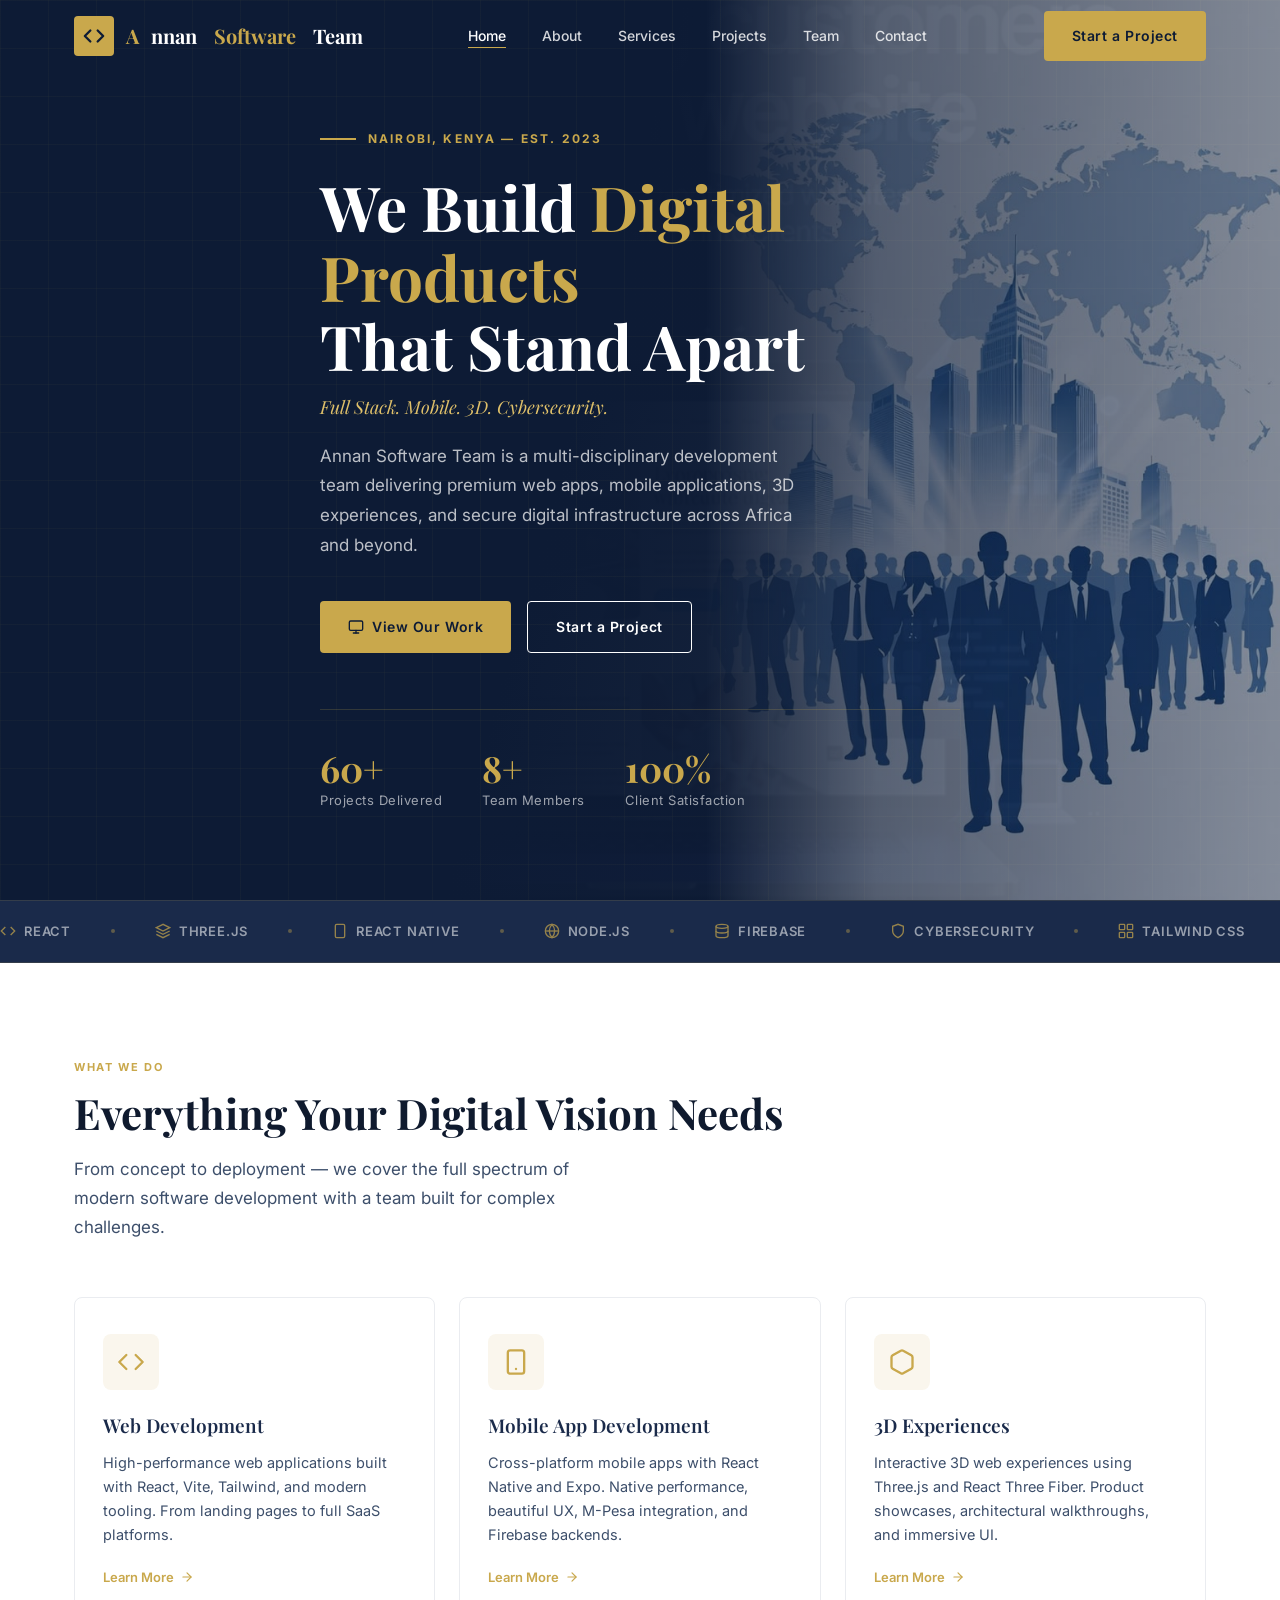
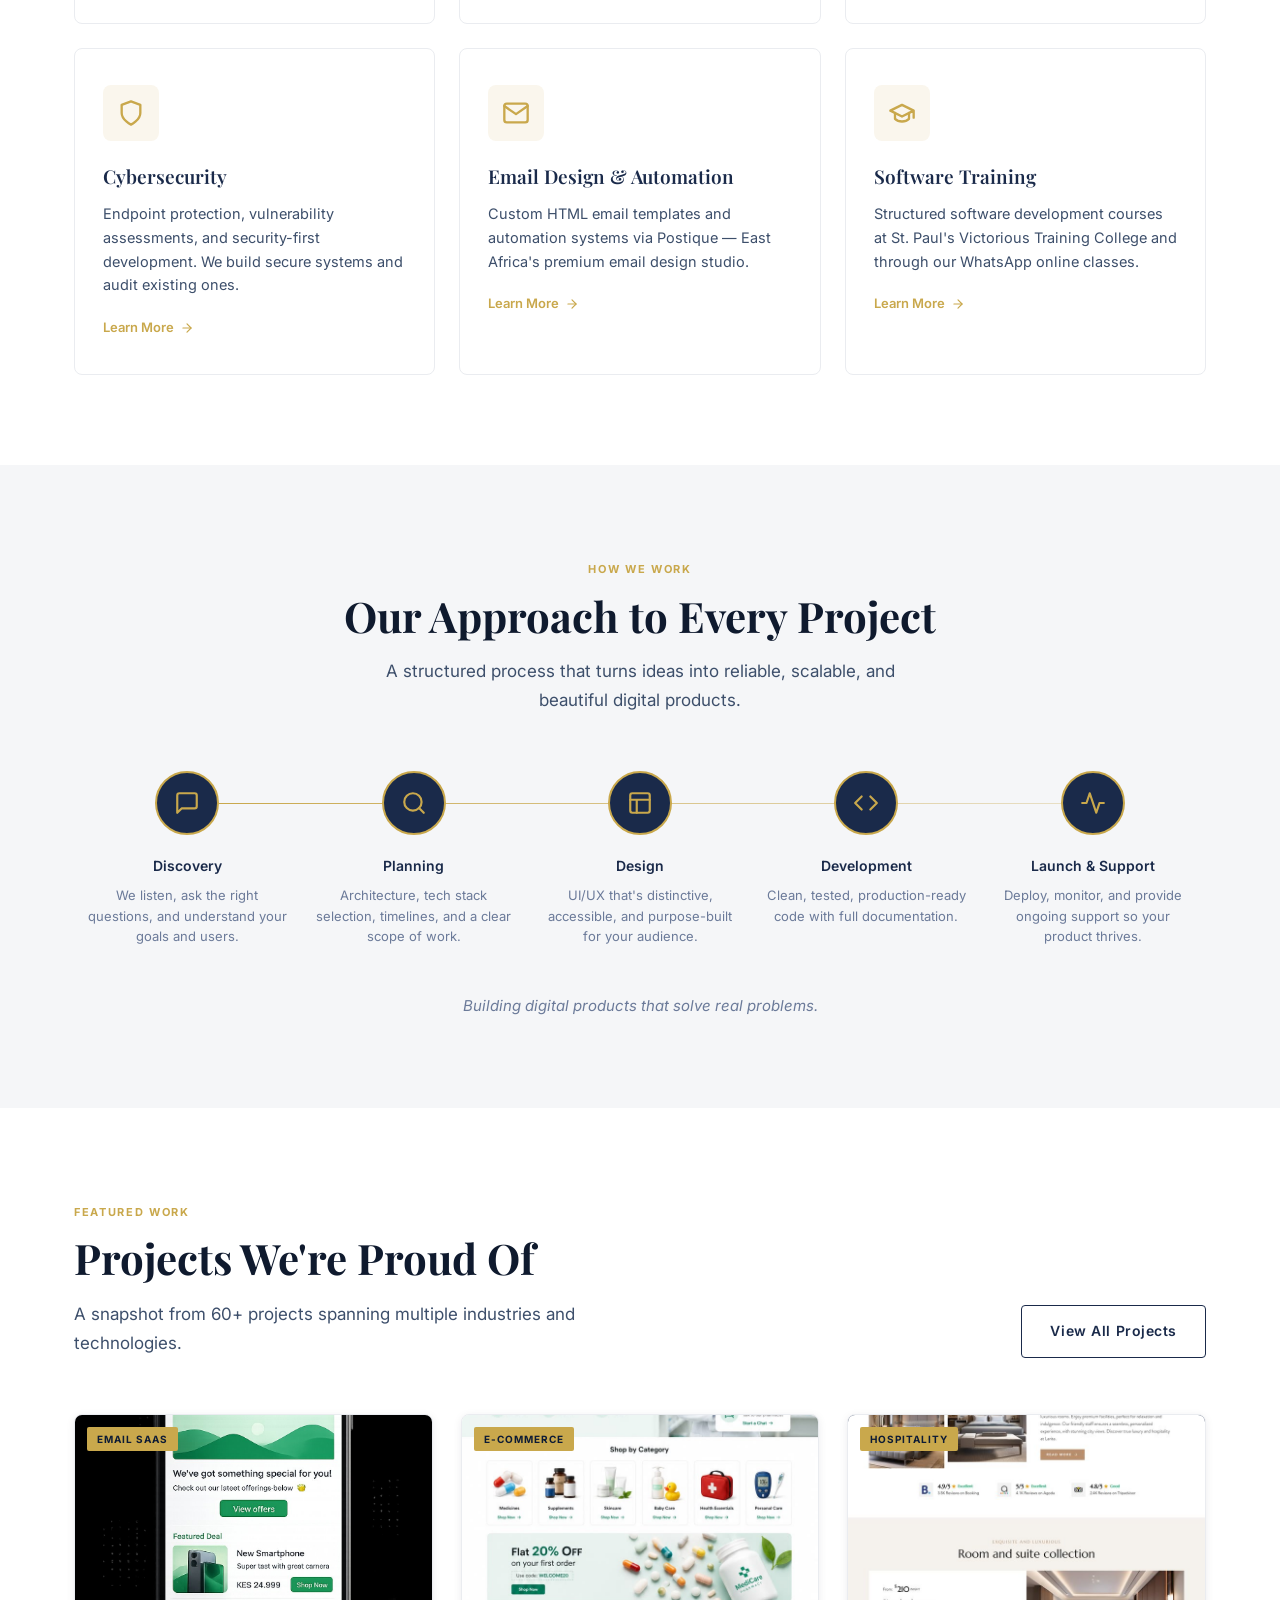
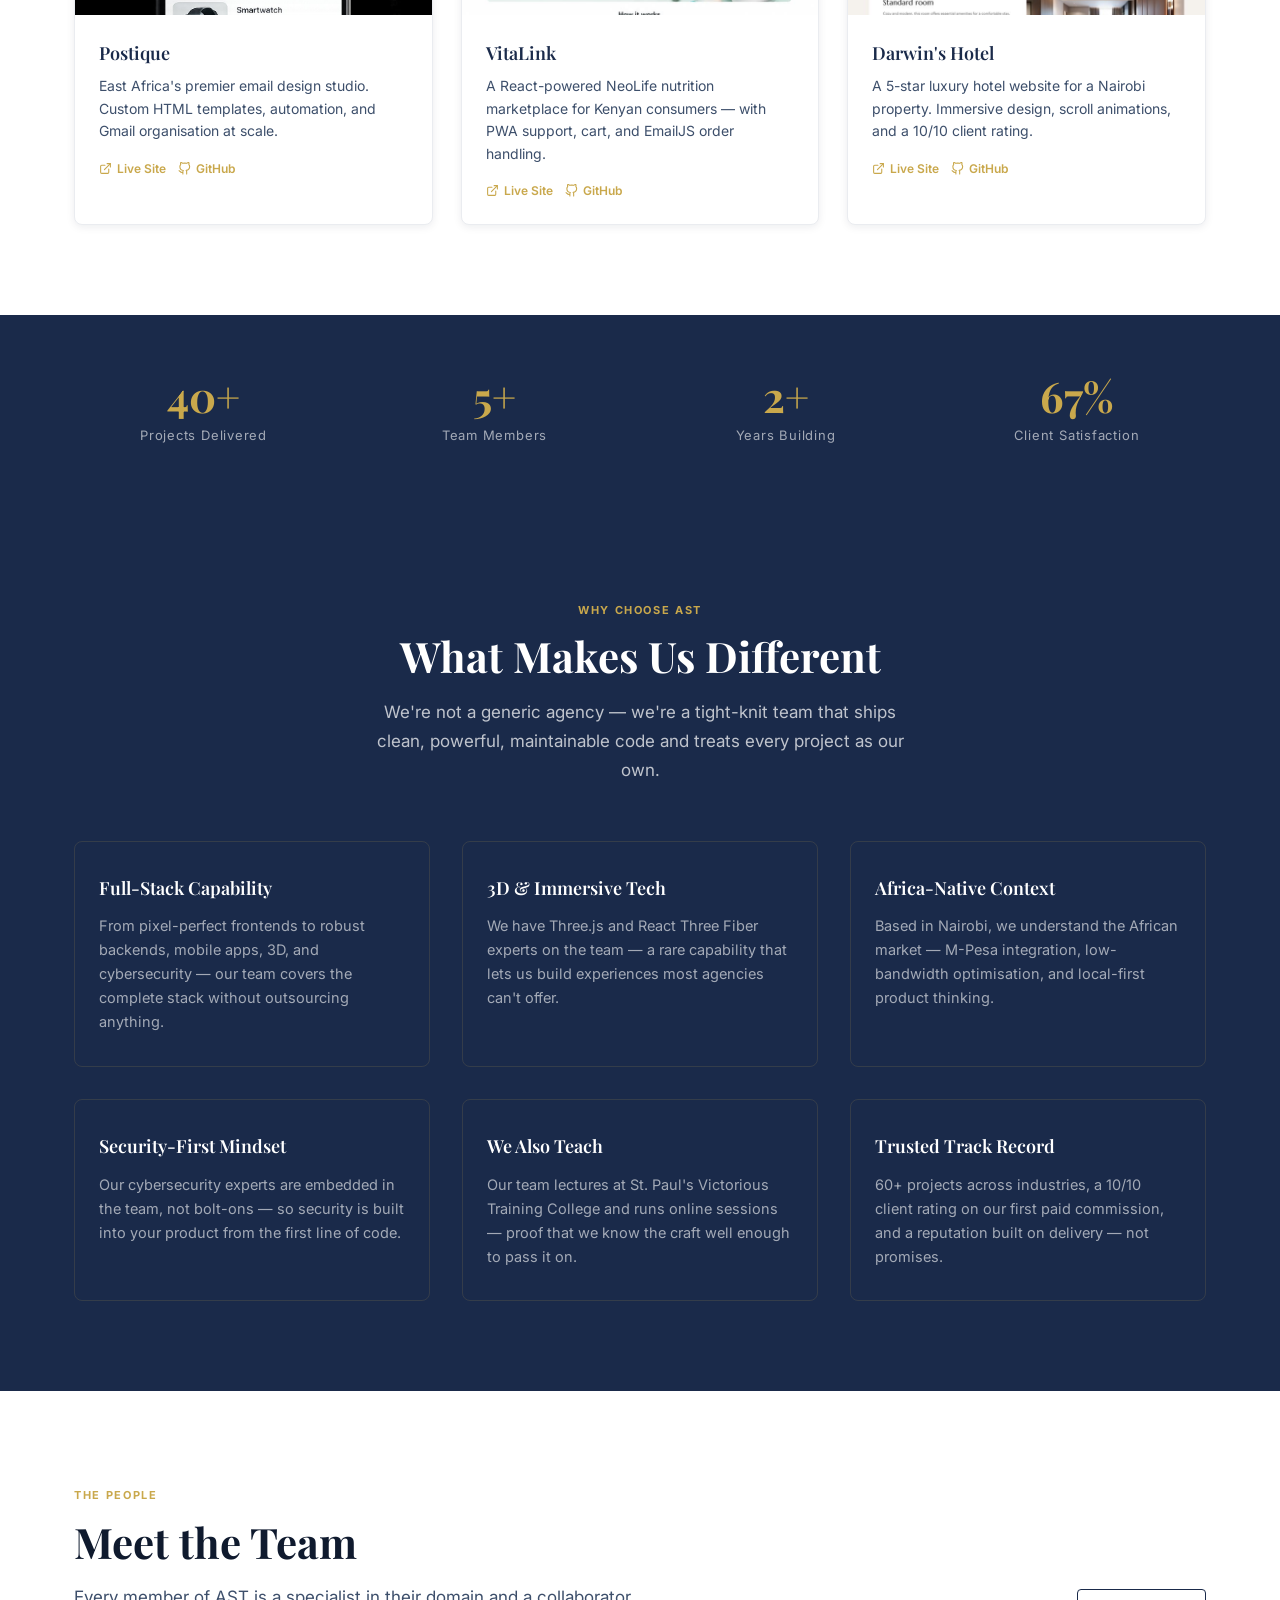
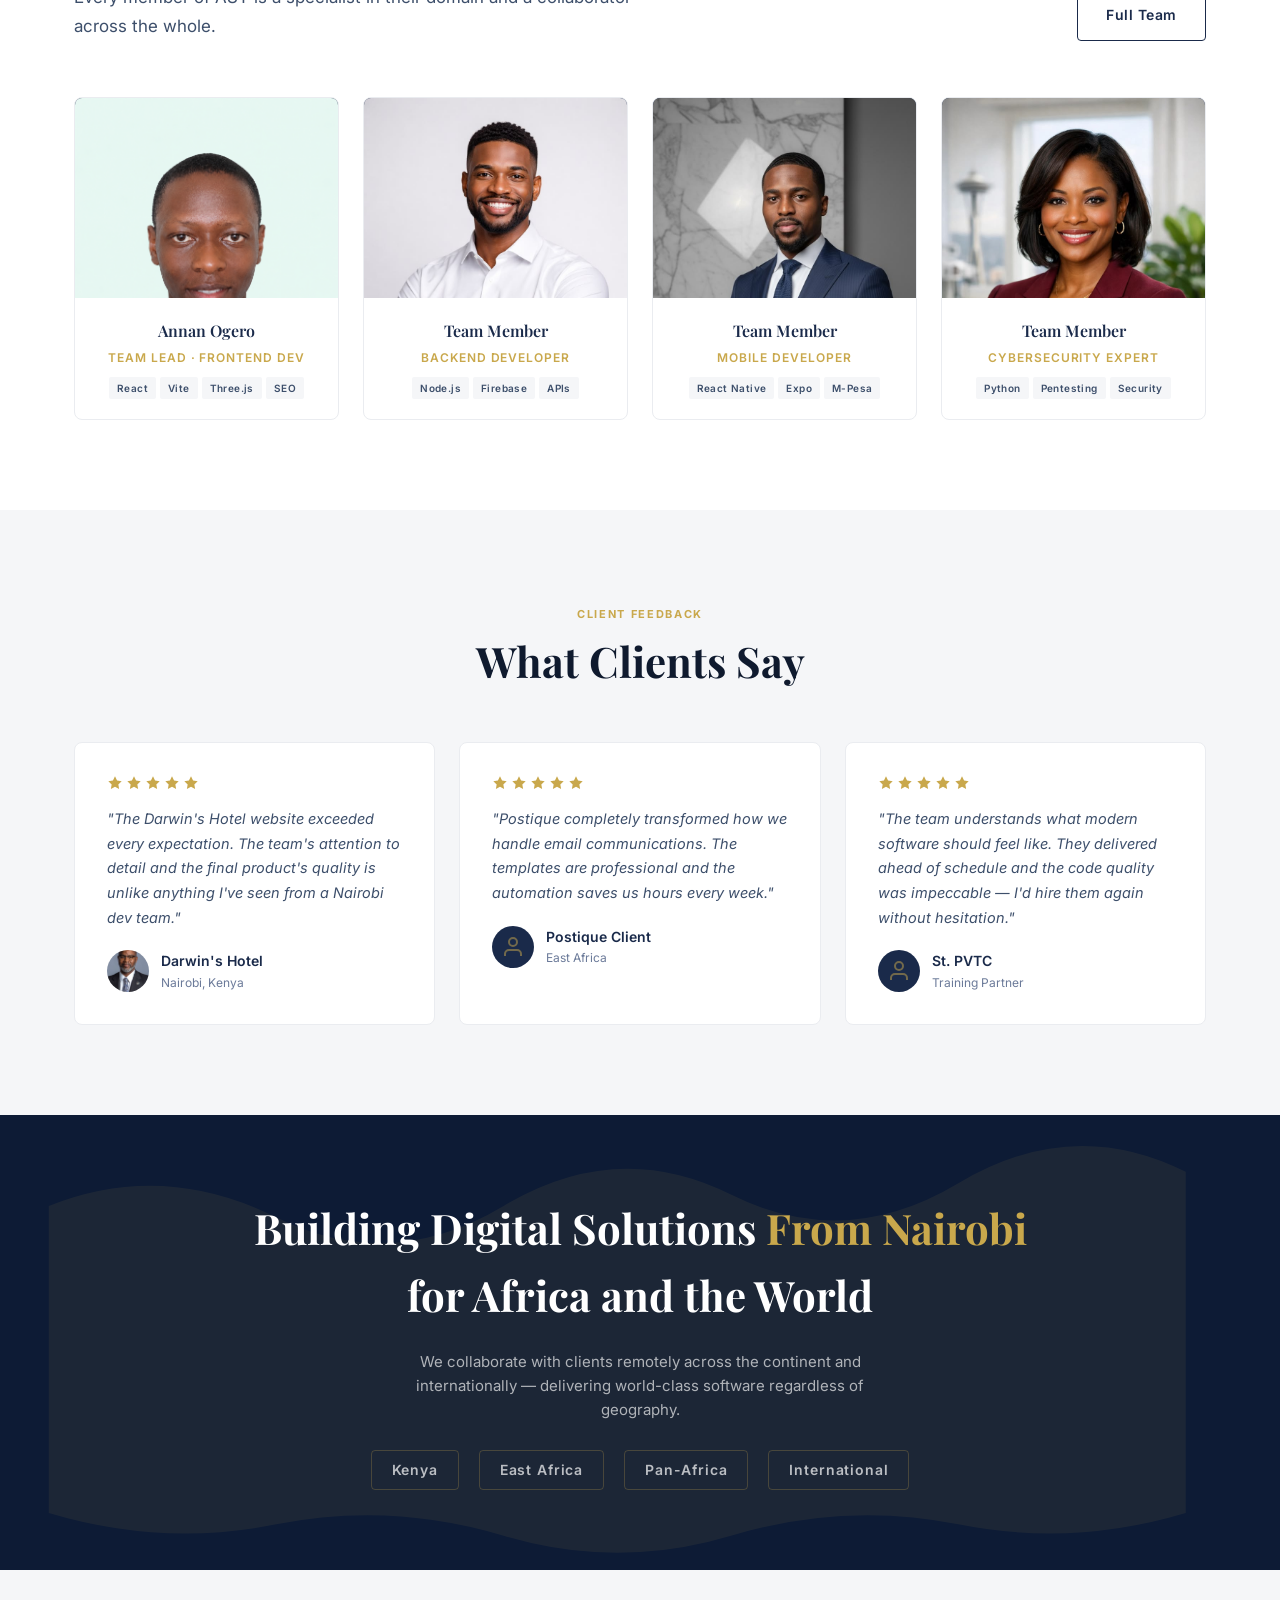
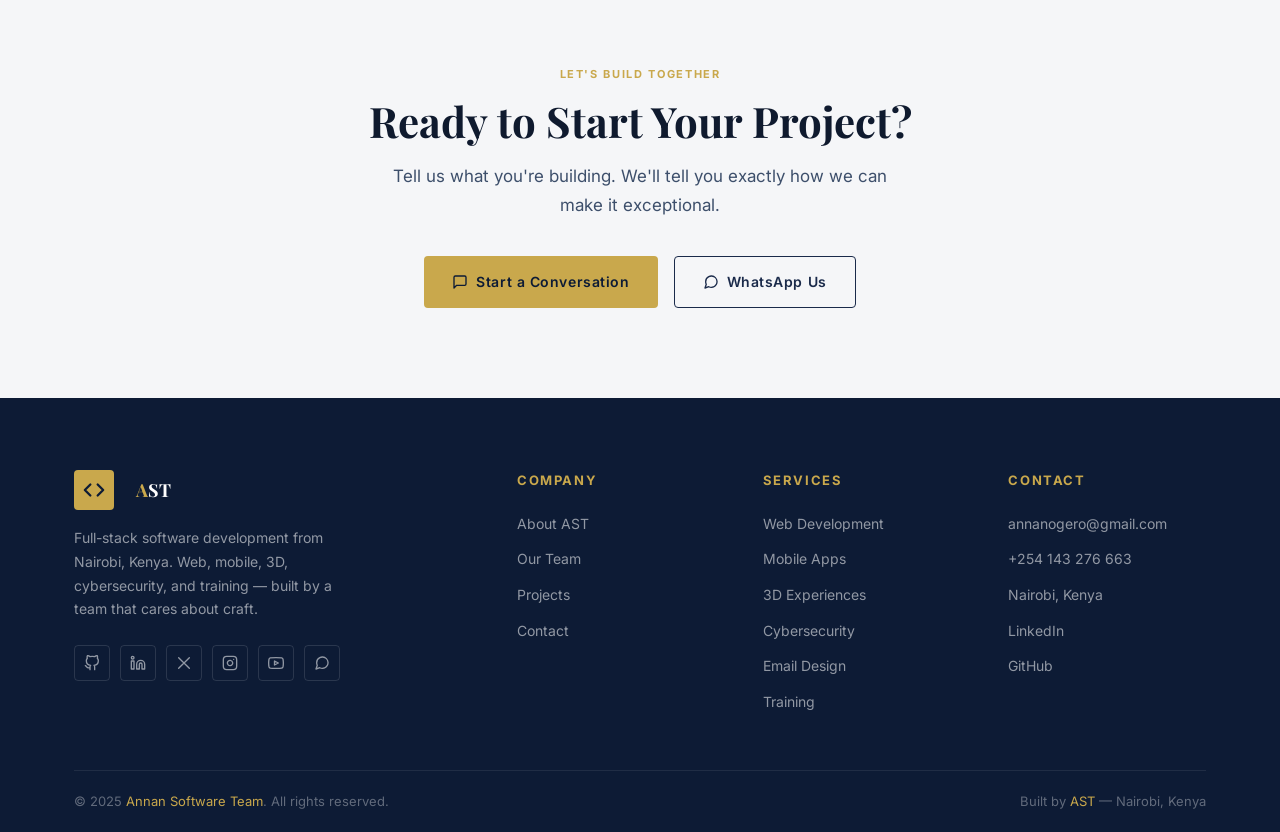
<file: index.html>
<!DOCTYPE html>
<html lang="en">
<head>
  <meta charset="UTF-8" />
  <meta name="viewport" content="width=device-width, initial-scale=1.0" />
  <title>Annan Software Team — Full Stack Development & Digital Solutions | Nairobi, Kenya</title>
  <meta name="description" content="Annan Software Team (AST) is a full-stack software development team based in Nairobi, Kenya. We build web apps, mobile apps, 3D experiences, and teach software development at St. Paul's Victorious Training College." />
  <meta name="keywords" content="software development Kenya, web development Nairobi, mobile app development, full stack developers, React developers Kenya, Three.js, cybersecurity Kenya, email design, AST" />
  <meta property="og:title" content="Annan Software Team — Full Stack Development" />
  <meta property="og:description" content="Premium digital solutions from Nairobi — web, mobile, 3D, cybersecurity, and more." />
  <meta property="og:type" content="website" />
  <meta property="og:url" content="https://ast.dev" />
  <link rel="canonical" href="https://ast.dev" />
  <link rel="stylesheet" href="css/style.css" />
  <script type="application/ld+json">
  {
    "@context": "https://schema.org",
    "@type": "Organization",
    "name": "Annan Software Team",
    "alternateName": "AST",
    "url": "https://ast.dev",
    "logo": "https://ast.dev/images/logo.png",
    "description": "Full-stack software development team based in Nairobi, Kenya",
    "address": {
      "@type": "PostalAddress",
      "addressLocality": "Nairobi",
      "addressCountry": "KE"
    },
    "contactPoint": {
      "@type": "ContactPoint",
      "telephone": "+254143276663",
      "contactType": "customer service"
    },
    "sameAs": [
      "https://github.com/Annan-Ogero",
      "https://www.linkedin.com/in/annan-ogero-3553473a7"
    ]
  }
  </script>
</head>
<body>

<!-- ====== NAVBAR ====== -->
<nav class="navbar" id="navbar" role="navigation" aria-label="Main navigation">
  <div class="container">
    <div class="nav-inner">
      <a href="index.html" class="nav-logo" aria-label="AST Home">
        <div class="nav-logo-mark">
          <svg viewBox="0 0 24 24" fill="none" stroke="currentColor" stroke-width="2.5" stroke-linecap="round" stroke-linejoin="round" aria-hidden="true">
            <polyline points="16 18 22 12 16 6"></polyline>
            <polyline points="8 6 2 12 8 18"></polyline>
          </svg>
        </div>
        <span>A</span>nnan <span>&nbsp;Software&nbsp;</span> Team
      </a>
      <ul class="nav-links" role="list">
        <li><a href="index.html">Home</a></li>
        <li><a href="pages/about.html">About</a></li>
        <li><a href="pages/services.html">Services</a></li>
        <li><a href="pages/projects.html">Projects</a></li>
        <li><a href="pages/team.html">Team</a></li>
        <li><a href="pages/contact.html">Contact</a></li>
      </ul>
      <a href="pages/contact.html" class="btn btn-gold nav-cta">Start a Project</a>
      <div class="nav-hamburger" id="hamburger" role="button" aria-label="Toggle menu" aria-expanded="false" tabindex="0">
        <span></span><span></span><span></span>
      </div>
    </div>
  </div>
</nav>

<!-- Mobile Nav -->
<nav class="mobile-nav" id="mobileNav" aria-label="Mobile navigation">
  <a href="index.html">Home</a>
  <a href="pages/about.html">About</a>
  <a href="pages/services.html">Services</a>
  <a href="pages/projects.html">Projects</a>
  <a href="pages/team.html">Team</a>
  <a href="pages/contact.html">Contact</a>
  <a href="pages/contact.html" class="btn btn-gold" style="margin-top:12px;justify-content:center;">Start a Project</a>
</nav>

<!-- ====== HERO ====== -->
<section class="hero" id="home" aria-label="Hero">
  <div class="hero-bg">
    <img src="images/hero-bg.jpg" alt="" aria-hidden="true" loading="eager" />
    <div class="hero-overlay"></div>
    <div class="hero-grid-pattern"></div>
  </div>
  <div class="hero-img-panel" aria-hidden="true">
    <img src="images/hero-team.jpg" alt="" loading="eager" />
  </div>
  <div class="container">
    <div class="hero-content">
      <div class="hero-eyebrow">
        <div class="hero-eyebrow-line"></div>
        <span>Nairobi, Kenya — Est. 2023</span>
      </div>
      <h1>We Build <span>Digital Products</span><br>That Stand Apart</h1>
      <p class="hero-tagline">Full Stack. Mobile. 3D. Cybersecurity.</p>
      <p class="hero-desc">Annan Software Team is a multi-disciplinary development team delivering premium web apps, mobile applications, 3D experiences, and secure digital infrastructure across Africa and beyond.</p>
      <div class="hero-actions">
        <a href="pages/projects.html" class="btn btn-gold">
          <svg viewBox="0 0 24 24" fill="none" stroke="currentColor" stroke-width="2" stroke-linecap="round" stroke-linejoin="round" aria-hidden="true"><rect x="2" y="3" width="20" height="14" rx="2"/><line x1="8" y1="21" x2="16" y2="21"/><line x1="12" y1="17" x2="12" y2="21"/></svg>
          View Our Work
        </a>
        <a href="pages/contact.html" class="btn btn-outline">Start a Project</a>
      </div>
      <div class="hero-stats">
        <div>
          <div class="hero-stat-num" data-target="60" data-suffix="+">0+</div>
          <div class="hero-stat-label">Projects Delivered</div>
        </div>
        <div>
          <div class="hero-stat-num" data-target="8" data-suffix="+">0+</div>
          <div class="hero-stat-label">Team Members</div>
        </div>
        <div>
          <div class="hero-stat-num" data-target="100" data-suffix="%">0%</div>
          <div class="hero-stat-label">Client Satisfaction</div>
        </div>
      </div>
    </div>
  </div>
</section>

<!-- ====== TECH STRIP ====== -->
<div class="tech-strip" aria-hidden="true">
  <div class="tech-strip-inner">
    <!-- First set -->
    <div class="tech-strip-item">
      <svg width="16" height="16" viewBox="0 0 24 24" fill="none" stroke="currentColor" stroke-width="2" aria-hidden="true"><polyline points="16 18 22 12 16 6"></polyline><polyline points="8 6 2 12 8 18"></polyline></svg>
      React
    </div>
    <div class="tech-dot"></div>
    <div class="tech-strip-item">
      <svg width="16" height="16" viewBox="0 0 24 24" fill="none" stroke="currentColor" stroke-width="2" aria-hidden="true"><path d="M12 2L2 7l10 5 10-5-10-5z"/><path d="M2 17l10 5 10-5"/><path d="M2 12l10 5 10-5"/></svg>
      Three.js
    </div>
    <div class="tech-dot"></div>
    <div class="tech-strip-item">
      <svg width="16" height="16" viewBox="0 0 24 24" fill="none" stroke="currentColor" stroke-width="2" aria-hidden="true"><rect x="5" y="2" width="14" height="20" rx="2"/><line x1="12" y1="18" x2="12.01" y2="18"/></svg>
      React Native
    </div>
    <div class="tech-dot"></div>
    <div class="tech-strip-item">
      <svg width="16" height="16" viewBox="0 0 24 24" fill="none" stroke="currentColor" stroke-width="2" aria-hidden="true"><circle cx="12" cy="12" r="10"/><line x1="2" y1="12" x2="22" y2="12"/><path d="M12 2a15.3 15.3 0 0 1 4 10 15.3 15.3 0 0 1-4 10 15.3 15.3 0 0 1-4-10 15.3 15.3 0 0 1 4-10z"/></svg>
      Node.js
    </div>
    <div class="tech-dot"></div>
    <div class="tech-strip-item">
      <svg width="16" height="16" viewBox="0 0 24 24" fill="none" stroke="currentColor" stroke-width="2" aria-hidden="true"><ellipse cx="12" cy="5" rx="9" ry="3"/><path d="M21 12c0 1.66-4 3-9 3s-9-1.34-9-3"/><path d="M3 5v14c0 1.66 4 3 9 3s9-1.34 9-3V5"/></svg>
      Firebase
    </div>
    <div class="tech-dot"></div>
    <div class="tech-strip-item">
      <svg width="16" height="16" viewBox="0 0 24 24" fill="none" stroke="currentColor" stroke-width="2" aria-hidden="true"><path d="M12 22s8-4 8-10V5l-8-3-8 3v7c0 6 8 10 8 10z"/></svg>
      Cybersecurity
    </div>
    <div class="tech-dot"></div>
    <div class="tech-strip-item">
      <svg width="16" height="16" viewBox="0 0 24 24" fill="none" stroke="currentColor" stroke-width="2" aria-hidden="true"><rect x="2" y="2" width="8" height="8" rx="1"/><rect x="14" y="2" width="8" height="8" rx="1"/><rect x="14" y="14" width="8" height="8" rx="1"/><rect x="2" y="14" width="8" height="8" rx="1"/></svg>
      Tailwind CSS
    </div>
    <div class="tech-dot"></div>
    <div class="tech-strip-item">
      <svg width="16" height="16" viewBox="0 0 24 24" fill="none" stroke="currentColor" stroke-width="2" aria-hidden="true"><path d="M21 16V8a2 2 0 0 0-1-1.73l-7-4a2 2 0 0 0-2 0l-7 4A2 2 0 0 0 3 8v8a2 2 0 0 0 1 1.73l7 4a2 2 0 0 0 2 0l7-4A2 2 0 0 0 21 16z"/></svg>
      React 3 Fiber
    </div>
    <div class="tech-dot"></div>
    <div class="tech-strip-item">
      <svg width="16" height="16" viewBox="0 0 24 24" fill="none" stroke="currentColor" stroke-width="2" aria-hidden="true"><rect x="2" y="3" width="20" height="14" rx="2"/><path d="M8 21h8M12 17v4"/></svg>
      Vite
    </div>
    <div class="tech-dot"></div>
    <div class="tech-strip-item">
      <svg width="16" height="16" viewBox="0 0 24 24" fill="none" stroke="currentColor" stroke-width="2" aria-hidden="true"><path d="M12 2C6.48 2 2 6.48 2 12s4.48 10 10 10 10-4.48 10-10S17.52 2 12 2z"/></svg>
      Python
    </div>
    <!-- Mirror set for seamless loop -->
    <div class="tech-strip-item">
      <svg width="16" height="16" viewBox="0 0 24 24" fill="none" stroke="currentColor" stroke-width="2" aria-hidden="true"><polyline points="16 18 22 12 16 6"></polyline><polyline points="8 6 2 12 8 18"></polyline></svg>
      React
    </div>
    <div class="tech-dot"></div>
    <div class="tech-strip-item">
      <svg width="16" height="16" viewBox="0 0 24 24" fill="none" stroke="currentColor" stroke-width="2" aria-hidden="true"><path d="M12 2L2 7l10 5 10-5-10-5z"/><path d="M2 17l10 5 10-5"/><path d="M2 12l10 5 10-5"/></svg>
      Three.js
    </div>
    <div class="tech-dot"></div>
    <div class="tech-strip-item">
      <svg width="16" height="16" viewBox="0 0 24 24" fill="none" stroke="currentColor" stroke-width="2" aria-hidden="true"><rect x="5" y="2" width="14" height="20" rx="2"/><line x1="12" y1="18" x2="12.01" y2="18"/></svg>
      React Native
    </div>
    <div class="tech-dot"></div>
    <div class="tech-strip-item">
      <svg width="16" height="16" viewBox="0 0 24 24" fill="none" stroke="currentColor" stroke-width="2" aria-hidden="true"><circle cx="12" cy="12" r="10"/><line x1="2" y1="12" x2="22" y2="12"/><path d="M12 2a15.3 15.3 0 0 1 4 10 15.3 15.3 0 0 1-4 10 15.3 15.3 0 0 1-4-10 15.3 15.3 0 0 1 4-10z"/></svg>
      Node.js
    </div>
    <div class="tech-dot"></div>
    <div class="tech-strip-item">
      <svg width="16" height="16" viewBox="0 0 24 24" fill="none" stroke="currentColor" stroke-width="2" aria-hidden="true"><ellipse cx="12" cy="5" rx="9" ry="3"/><path d="M21 12c0 1.66-4 3-9 3s-9-1.34-9-3"/><path d="M3 5v14c0 1.66 4 3 9 3s9-1.34 9-3V5"/></svg>
      Firebase
    </div>
    <div class="tech-dot"></div>
    <div class="tech-strip-item">
      <svg width="16" height="16" viewBox="0 0 24 24" fill="none" stroke="currentColor" stroke-width="2" aria-hidden="true"><path d="M12 22s8-4 8-10V5l-8-3-8 3v7c0 6 8 10 8 10z"/></svg>
      Cybersecurity
    </div>
    <div class="tech-dot"></div>
    <div class="tech-strip-item">
      <svg width="16" height="16" viewBox="0 0 24 24" fill="none" stroke="currentColor" stroke-width="2" aria-hidden="true"><rect x="2" y="2" width="8" height="8" rx="1"/><rect x="14" y="2" width="8" height="8" rx="1"/><rect x="14" y="14" width="8" height="8" rx="1"/><rect x="2" y="14" width="8" height="8" rx="1"/></svg>
      Tailwind CSS
    </div>
    <div class="tech-dot"></div>
    <div class="tech-strip-item">
      <svg width="16" height="16" viewBox="0 0 24 24" fill="none" stroke="currentColor" stroke-width="2" aria-hidden="true"><path d="M21 16V8a2 2 0 0 0-1-1.73l-7-4a2 2 0 0 0-2 0l-7 4A2 2 0 0 0 3 8v8a2 2 0 0 0 1 1.73l7 4a2 2 0 0 0 2 0l7-4A2 2 0 0 0 21 16z"/></svg>
      React 3 Fiber
    </div>
    <div class="tech-dot"></div>
    <div class="tech-strip-item">
      <svg width="16" height="16" viewBox="0 0 24 24" fill="none" stroke="currentColor" stroke-width="2" aria-hidden="true"><rect x="2" y="3" width="20" height="14" rx="2"/><path d="M8 21h8M12 17v4"/></svg>
      Vite
    </div>
    <div class="tech-dot"></div>
    <div class="tech-strip-item">
      <svg width="16" height="16" viewBox="0 0 24 24" fill="none" stroke="currentColor" stroke-width="2" aria-hidden="true"><path d="M12 2C6.48 2 2 6.48 2 12s4.48 10 10 10 10-4.48 10-10S17.52 2 12 2z"/></svg>
      Python
    </div>
  </div>
</div>

<!-- ====== EXPERTISE SECTION ====== -->
<section class="section" aria-labelledby="expertise-heading">
  <div class="container">
    <div class="section-header">
      <span class="tag">What We Do</span>
      <h2 class="section-title" id="expertise-heading">Everything Your Digital Vision Needs</h2>
      <p class="section-sub">From concept to deployment — we cover the full spectrum of modern software development with a team built for complex challenges.</p>
    </div>
    <div class="expertise-grid">
      <div class="expertise-card fade-up">
        <div class="expertise-icon">
          <svg viewBox="0 0 24 24" fill="none" stroke="currentColor" stroke-width="2" stroke-linecap="round" stroke-linejoin="round" aria-hidden="true"><polyline points="16 18 22 12 16 6"></polyline><polyline points="8 6 2 12 8 18"></polyline></svg>
        </div>
        <h3>Web Development</h3>
        <p>High-performance web applications built with React, Vite, Tailwind, and modern tooling. From landing pages to full SaaS platforms.</p>
        <a href="pages/services.html" class="learn-more">
          Learn More
          <svg viewBox="0 0 24 24" fill="none" stroke="currentColor" stroke-width="2" stroke-linecap="round" stroke-linejoin="round" aria-hidden="true"><line x1="5" y1="12" x2="19" y2="12"></line><polyline points="12 5 19 12 12 19"></polyline></svg>
        </a>
      </div>
      <div class="expertise-card fade-up">
        <div class="expertise-icon">
          <svg viewBox="0 0 24 24" fill="none" stroke="currentColor" stroke-width="2" stroke-linecap="round" stroke-linejoin="round" aria-hidden="true"><rect x="5" y="2" width="14" height="20" rx="2" ry="2"></rect><line x1="12" y1="18" x2="12.01" y2="18"></line></svg>
        </div>
        <h3>Mobile App Development</h3>
        <p>Cross-platform mobile apps with React Native and Expo. Native performance, beautiful UX, M-Pesa integration, and Firebase backends.</p>
        <a href="pages/services.html" class="learn-more">
          Learn More
          <svg viewBox="0 0 24 24" fill="none" stroke="currentColor" stroke-width="2" stroke-linecap="round" stroke-linejoin="round" aria-hidden="true"><line x1="5" y1="12" x2="19" y2="12"></line><polyline points="12 5 19 12 12 19"></polyline></svg>
        </a>
      </div>
      <div class="expertise-card fade-up">
        <div class="expertise-icon">
          <svg viewBox="0 0 24 24" fill="none" stroke="currentColor" stroke-width="2" stroke-linecap="round" stroke-linejoin="round" aria-hidden="true"><path d="M21 16V8a2 2 0 0 0-1-1.73l-7-4a2 2 0 0 0-2 0l-7 4A2 2 0 0 0 3 8v8a2 2 0 0 0 1 1.73l7 4a2 2 0 0 0 2 0l7-4A2 2 0 0 0 21 16z"></path></svg>
        </div>
        <h3>3D Experiences</h3>
        <p>Interactive 3D web experiences using Three.js and React Three Fiber. Product showcases, architectural walkthroughs, and immersive UI.</p>
        <a href="pages/services.html" class="learn-more">
          Learn More
          <svg viewBox="0 0 24 24" fill="none" stroke="currentColor" stroke-width="2" stroke-linecap="round" stroke-linejoin="round" aria-hidden="true"><line x1="5" y1="12" x2="19" y2="12"></line><polyline points="12 5 19 12 12 19"></polyline></svg>
        </a>
      </div>
      <div class="expertise-card fade-up">
        <div class="expertise-icon">
          <svg viewBox="0 0 24 24" fill="none" stroke="currentColor" stroke-width="2" stroke-linecap="round" stroke-linejoin="round" aria-hidden="true"><path d="M12 22s8-4 8-10V5l-8-3-8 3v7c0 6 8 10 8 10z"></path></svg>
        </div>
        <h3>Cybersecurity</h3>
        <p>Endpoint protection, vulnerability assessments, and security-first development. We build secure systems and audit existing ones.</p>
        <a href="pages/services.html" class="learn-more">
          Learn More
          <svg viewBox="0 0 24 24" fill="none" stroke="currentColor" stroke-width="2" stroke-linecap="round" stroke-linejoin="round" aria-hidden="true"><line x1="5" y1="12" x2="19" y2="12"></line><polyline points="12 5 19 12 12 19"></polyline></svg>
        </a>
      </div>
      <div class="expertise-card fade-up">
        <div class="expertise-icon">
          <svg viewBox="0 0 24 24" fill="none" stroke="currentColor" stroke-width="2" stroke-linecap="round" stroke-linejoin="round" aria-hidden="true"><path d="M4 4h16c1.1 0 2 .9 2 2v12c0 1.1-.9 2-2 2H4c-1.1 0-2-.9-2-2V6c0-1.1.9-2 2-2z"></path><polyline points="22,6 12,13 2,6"></polyline></svg>
        </div>
        <h3>Email Design & Automation</h3>
        <p>Custom HTML email templates and automation systems via Postique — East Africa's premium email design studio.</p>
        <a href="pages/services.html" class="learn-more">
          Learn More
          <svg viewBox="0 0 24 24" fill="none" stroke="currentColor" stroke-width="2" stroke-linecap="round" stroke-linejoin="round" aria-hidden="true"><line x1="5" y1="12" x2="19" y2="12"></line><polyline points="12 5 19 12 12 19"></polyline></svg>
        </a>
      </div>
      <div class="expertise-card fade-up">
        <div class="expertise-icon">
          <svg viewBox="0 0 24 24" fill="none" stroke="currentColor" stroke-width="2" stroke-linecap="round" stroke-linejoin="round" aria-hidden="true"><path d="M22 10v6M2 10l10-5 10 5-10 5z"></path><path d="M6 12v5c3 3 9 3 12 0v-5"></path></svg>
        </div>
        <h3>Software Training</h3>
        <p>Structured software development courses at St. Paul's Victorious Training College and through our WhatsApp online classes.</p>
        <a href="pages/services.html" class="learn-more">
          Learn More
          <svg viewBox="0 0 24 24" fill="none" stroke="currentColor" stroke-width="2" stroke-linecap="round" stroke-linejoin="round" aria-hidden="true"><line x1="5" y1="12" x2="19" y2="12"></line><polyline points="12 5 19 12 12 19"></polyline></svg>
        </a>
      </div>
    </div>
  </div>
</section>

<!-- ====== APPROACH ====== -->
<section class="section section-light" aria-labelledby="approach-heading">
  <div class="container">
    <div class="section-header center">
      <span class="tag">How We Work</span>
      <h2 class="section-title" id="approach-heading">Our Approach to Every Project</h2>
      <p class="section-sub">A structured process that turns ideas into reliable, scalable, and beautiful digital products.</p>
    </div>
    <div class="approach-steps">
      <div class="approach-step fade-up">
        <div class="approach-step-icon">
          <svg viewBox="0 0 24 24" fill="none" stroke="currentColor" stroke-width="2" stroke-linecap="round" stroke-linejoin="round" aria-hidden="true"><path d="M21 15a2 2 0 0 1-2 2H7l-4 4V5a2 2 0 0 1 2-2h14a2 2 0 0 1 2 2z"></path></svg>
        </div>
        <h4>Discovery</h4>
        <p>We listen, ask the right questions, and understand your goals and users.</p>
      </div>
      <div class="approach-step fade-up">
        <div class="approach-step-icon">
          <svg viewBox="0 0 24 24" fill="none" stroke="currentColor" stroke-width="2" stroke-linecap="round" stroke-linejoin="round" aria-hidden="true"><circle cx="11" cy="11" r="8"></circle><line x1="21" y1="21" x2="16.65" y2="16.65"></line></svg>
        </div>
        <h4>Planning</h4>
        <p>Architecture, tech stack selection, timelines, and a clear scope of work.</p>
      </div>
      <div class="approach-step fade-up">
        <div class="approach-step-icon">
          <svg viewBox="0 0 24 24" fill="none" stroke="currentColor" stroke-width="2" stroke-linecap="round" stroke-linejoin="round" aria-hidden="true"><rect x="3" y="3" width="18" height="18" rx="2"/><path d="M3 9h18M9 21V9"/></svg>
        </div>
        <h4>Design</h4>
        <p>UI/UX that's distinctive, accessible, and purpose-built for your audience.</p>
      </div>
      <div class="approach-step fade-up">
        <div class="approach-step-icon">
          <svg viewBox="0 0 24 24" fill="none" stroke="currentColor" stroke-width="2" stroke-linecap="round" stroke-linejoin="round" aria-hidden="true"><polyline points="16 18 22 12 16 6"></polyline><polyline points="8 6 2 12 8 18"></polyline></svg>
        </div>
        <h4>Development</h4>
        <p>Clean, tested, production-ready code with full documentation.</p>
      </div>
      <div class="approach-step fade-up">
        <div class="approach-step-icon">
          <svg viewBox="0 0 24 24" fill="none" stroke="currentColor" stroke-width="2" stroke-linecap="round" stroke-linejoin="round" aria-hidden="true"><polyline points="22 12 18 12 15 21 9 3 6 12 2 12"></polyline></svg>
        </div>
        <h4>Launch & Support</h4>
        <p>Deploy, monitor, and provide ongoing support so your product thrives.</p>
      </div>
    </div>
    <p style="text-align:center; font-style:italic; color:var(--text-light); margin-top:48px; font-size:15px;">Building digital products that solve real problems.</p>
  </div>
</section>

<!-- ====== FEATURED PROJECTS ====== -->
<section class="section" aria-labelledby="projects-heading">
  <div class="container">
    <div class="section-header" style="display:flex; justify-content:space-between; align-items:flex-end; flex-wrap:wrap; gap:24px;">
      <div>
        <span class="tag">Featured Work</span>
        <h2 class="section-title" id="projects-heading">Projects We're Proud Of</h2>
        <p class="section-sub">A snapshot from 60+ projects spanning multiple industries and technologies.</p>
      </div>
      <a href="pages/projects.html" class="btn btn-outline-navy">View All Projects</a>
    </div>
    <div class="projects-grid">

      <article class="project-card fade-up">
        <div class="project-thumb">
          <img src="images/project-postique.jpg" alt="Postique email design studio website screenshot" loading="lazy" />
          <span class="project-badge">Email SaaS</span>
        </div>
        <div class="project-body">
          <h3>Postique</h3>
          <p>East Africa's premier email design studio. Custom HTML templates, automation, and Gmail organisation at scale.</p>
          <div class="project-links">
            <a href="https://postique.fyi" class="project-link" target="_blank" rel="noopener noreferrer">
              <svg viewBox="0 0 24 24" fill="none" stroke="currentColor" stroke-width="2" stroke-linecap="round" stroke-linejoin="round" aria-hidden="true"><path d="M18 13v6a2 2 0 0 1-2 2H5a2 2 0 0 1-2-2V8a2 2 0 0 1 2-2h6"></path><polyline points="15 3 21 3 21 9"></polyline><line x1="10" y1="14" x2="21" y2="3"></line></svg>
              Live Site
            </a>
            <a href="https://github.com/Annan-Ogero" class="project-link" target="_blank" rel="noopener noreferrer">
              <svg viewBox="0 0 24 24" fill="none" stroke="currentColor" stroke-width="2" stroke-linecap="round" stroke-linejoin="round" aria-hidden="true"><path d="M9 19c-5 1.5-5-2.5-7-3m14 6v-3.87a3.37 3.37 0 0 0-.94-2.61c3.14-.35 6.44-1.54 6.44-7A5.44 5.44 0 0 0 20 4.77 5.07 5.07 0 0 0 19.91 1S18.73.65 16 2.48a13.38 13.38 0 0 0-7 0C6.27.65 5.09 1 5.09 1A5.07 5.07 0 0 0 5 4.77a5.44 5.44 0 0 0-1.5 3.78c0 5.42 3.3 6.61 6.44 7A3.37 3.37 0 0 0 9 18.13V22"></path></svg>
              GitHub
            </a>
          </div>
        </div>
      </article>

      <article class="project-card fade-up">
        <div class="project-thumb">
          <img src="images/project-vitalink.jpg" alt="VitaLink NeoLife marketplace website screenshot" loading="lazy" />
          <span class="project-badge">E-Commerce</span>
        </div>
        <div class="project-body">
          <h3>VitaLink</h3>
          <p>A React-powered NeoLife nutrition marketplace for Kenyan consumers — with PWA support, cart, and EmailJS order handling.</p>
          <div class="project-links">
            <a href="https://vitalink.fyi" class="project-link" target="_blank" rel="noopener noreferrer">
              <svg viewBox="0 0 24 24" fill="none" stroke="currentColor" stroke-width="2" stroke-linecap="round" stroke-linejoin="round" aria-hidden="true"><path d="M18 13v6a2 2 0 0 1-2 2H5a2 2 0 0 1-2-2V8a2 2 0 0 1 2-2h6"></path><polyline points="15 3 21 3 21 9"></polyline><line x1="10" y1="14" x2="21" y2="3"></line></svg>
              Live Site
            </a>
            <a href="https://github.com/Annan-Ogero" class="project-link" target="_blank" rel="noopener noreferrer">
              <svg viewBox="0 0 24 24" fill="none" stroke="currentColor" stroke-width="2" stroke-linecap="round" stroke-linejoin="round" aria-hidden="true"><path d="M9 19c-5 1.5-5-2.5-7-3m14 6v-3.87a3.37 3.37 0 0 0-.94-2.61c3.14-.35 6.44-1.54 6.44-7A5.44 5.44 0 0 0 20 4.77 5.07 5.07 0 0 0 19.91 1S18.73.65 16 2.48a13.38 13.38 0 0 0-7 0C6.27.65 5.09 1 5.09 1A5.07 5.07 0 0 0 5 4.77a5.44 5.44 0 0 0-1.5 3.78c0 5.42 3.3 6.61 6.44 7A3.37 3.37 0 0 0 9 18.13V22"></path></svg>
              GitHub
            </a>
          </div>
        </div>
      </article>

      <article class="project-card fade-up">
        <div class="project-thumb">
          <img src="images/project-darwin.jpg" alt="Darwin's Hotel luxury website screenshot" loading="lazy" />
          <span class="project-badge">Hospitality</span>
        </div>
        <div class="project-body">
          <h3>Darwin's Hotel</h3>
          <p>A 5-star luxury hotel website for a Nairobi property. Immersive design, scroll animations, and a 10/10 client rating.</p>
          <div class="project-links">
            <a href="#" class="project-link">
              <svg viewBox="0 0 24 24" fill="none" stroke="currentColor" stroke-width="2" stroke-linecap="round" stroke-linejoin="round" aria-hidden="true"><path d="M18 13v6a2 2 0 0 1-2 2H5a2 2 0 0 1-2-2V8a2 2 0 0 1 2-2h6"></path><polyline points="15 3 21 3 21 9"></polyline><line x1="10" y1="14" x2="21" y2="3"></line></svg>
              Live Site
            </a>
            <a href="https://github.com/Annan-Ogero" class="project-link" target="_blank" rel="noopener noreferrer">
              <svg viewBox="0 0 24 24" fill="none" stroke="currentColor" stroke-width="2" stroke-linecap="round" stroke-linejoin="round" aria-hidden="true"><path d="M9 19c-5 1.5-5-2.5-7-3m14 6v-3.87a3.37 3.37 0 0 0-.94-2.61c3.14-.35 6.44-1.54 6.44-7A5.44 5.44 0 0 0 20 4.77 5.07 5.07 0 0 0 19.91 1S18.73.65 16 2.48a13.38 13.38 0 0 0-7 0C6.27.65 5.09 1 5.09 1A5.07 5.07 0 0 0 5 4.77a5.44 5.44 0 0 0-1.5 3.78c0 5.42 3.3 6.61 6.44 7A3.37 3.37 0 0 0 9 18.13V22"></path></svg>
              GitHub
            </a>
          </div>
        </div>
      </article>

    </div>
  </div>
</section>

<!-- ====== STATS BAND ====== -->
<div class="stats-band" role="region" aria-label="Key statistics">
  <div class="container">
    <div class="stats-band-grid">
      <div class="fade-up" style="text-align:center;">
        <div class="stat-item-num" data-target="60" data-suffix="+">0+</div>
        <div class="stat-item-label">Projects Delivered</div>
      </div>
      <div class="fade-up" style="text-align:center;">
        <div class="stat-item-num" data-target="8" data-suffix="+">0+</div>
        <div class="stat-item-label">Team Members</div>
      </div>
      <div class="fade-up" style="text-align:center;">
        <div class="stat-item-num" data-target="3" data-suffix="+">0+</div>
        <div class="stat-item-label">Years Building</div>
      </div>
      <div class="fade-up" style="text-align:center;">
        <div class="stat-item-num" data-target="100" data-suffix="%">0%</div>
        <div class="stat-item-label">Client Satisfaction</div>
      </div>
    </div>
  </div>
</div>

<!-- ====== WHY AST ====== -->
<section class="section section-navy" aria-labelledby="why-heading">
  <div class="container">
    <div class="section-header center">
      <span class="tag">Why Choose AST</span>
      <h2 class="section-title light" id="why-heading">What Makes Us Different</h2>
      <p class="section-sub light">We're not a generic agency — we're a tight-knit team that ships clean, powerful, maintainable code and treats every project as our own.</p>
    </div>
    <div class="why-grid">
      <div class="why-card fade-up">
        <h3>Full-Stack Capability</h3>
        <p>From pixel-perfect frontends to robust backends, mobile apps, 3D, and cybersecurity — our team covers the complete stack without outsourcing anything.</p>
      </div>
      <div class="why-card fade-up">
        <h3>3D & Immersive Tech</h3>
        <p>We have Three.js and React Three Fiber experts on the team — a rare capability that lets us build experiences most agencies can't offer.</p>
      </div>
      <div class="why-card fade-up">
        <h3>Africa-Native Context</h3>
        <p>Based in Nairobi, we understand the African market — M-Pesa integration, low-bandwidth optimisation, and local-first product thinking.</p>
      </div>
      <div class="why-card fade-up">
        <h3>Security-First Mindset</h3>
        <p>Our cybersecurity experts are embedded in the team, not bolt-ons — so security is built into your product from the first line of code.</p>
      </div>
      <div class="why-card fade-up">
        <h3>We Also Teach</h3>
        <p>Our team lectures at St. Paul's Victorious Training College and runs online sessions — proof that we know the craft well enough to pass it on.</p>
      </div>
      <div class="why-card fade-up">
        <h3>Trusted Track Record</h3>
        <p>60+ projects across industries, a 10/10 client rating on our first paid commission, and a reputation built on delivery — not promises.</p>
      </div>
    </div>
  </div>
</section>

<!-- ====== TEAM PREVIEW ====== -->
<section class="section" aria-labelledby="team-preview-heading">
  <div class="container">
    <div class="section-header" style="display:flex; justify-content:space-between; align-items:flex-end; flex-wrap:wrap; gap:24px;">
      <div>
        <span class="tag">The People</span>
        <h2 class="section-title" id="team-preview-heading">Meet the Team</h2>
        <p class="section-sub">Every member of AST is a specialist in their domain and a collaborator across the whole.</p>
      </div>
      <a href="pages/team.html" class="btn btn-outline-navy">Full Team</a>
    </div>
    <div class="team-grid">
      <div class="team-card fade-up">
        <div class="team-avatar">
          <img src="images/team-annan.jpg" alt="Annan Ogero — Team Lead and Frontend Developer" loading="lazy" />
        </div>
        <div class="team-info">
          <h4>Annan Ogero</h4>
          <div class="team-role">Team Lead · Frontend Dev</div>
          <div class="team-skills">
            <span class="skill-tag">React</span>
            <span class="skill-tag">Vite</span>
            <span class="skill-tag">Three.js</span>
            <span class="skill-tag">SEO</span>
          </div>
        </div>
      </div>
      <div class="team-card fade-up">
        <div class="team-avatar">
          <img src="images/team-member2.jpg" alt="Backend Developer team member" loading="lazy" />
        </div>
        <div class="team-info">
          <h4>Team Member</h4>
          <div class="team-role">Backend Developer</div>
          <div class="team-skills">
            <span class="skill-tag">Node.js</span>
            <span class="skill-tag">Firebase</span>
            <span class="skill-tag">APIs</span>
          </div>
        </div>
      </div>
      <div class="team-card fade-up">
        <div class="team-avatar">
          <img src="images/team-member3.jpg" alt="Mobile Developer team member" loading="lazy" />
        </div>
        <div class="team-info">
          <h4>Team Member</h4>
          <div class="team-role">Mobile Developer</div>
          <div class="team-skills">
            <span class="skill-tag">React Native</span>
            <span class="skill-tag">Expo</span>
            <span class="skill-tag">M-Pesa</span>
          </div>
        </div>
      </div>
      <div class="team-card fade-up">
        <div class="team-avatar">
          <img src="images/team-member4.jpg" alt="Cybersecurity Expert team member" loading="lazy" />
        </div>
        <div class="team-info">
          <h4>Team Member</h4>
          <div class="team-role">Cybersecurity Expert</div>
          <div class="team-skills">
            <span class="skill-tag">Python</span>
            <span class="skill-tag">Pentesting</span>
            <span class="skill-tag">Security</span>
          </div>
        </div>
      </div>
    </div>
  </div>
</section>

<!-- ====== TESTIMONIALS ====== -->
<section class="section section-light" aria-labelledby="testimonials-heading">
  <div class="container">
    <div class="section-header center">
      <span class="tag">Client Feedback</span>
      <h2 class="section-title" id="testimonials-heading">What Clients Say</h2>
    </div>
    <div class="testimonials-grid">
      <div class="testimonial-card fade-up">
        <div class="testimonial-stars">
          <svg viewBox="0 0 24 24" fill="currentColor" aria-hidden="true"><polygon points="12 2 15.09 8.26 22 9.27 17 14.14 18.18 21.02 12 17.77 5.82 21.02 7 14.14 2 9.27 8.91 8.26 12 2"/></svg>
          <svg viewBox="0 0 24 24" fill="currentColor" aria-hidden="true"><polygon points="12 2 15.09 8.26 22 9.27 17 14.14 18.18 21.02 12 17.77 5.82 21.02 7 14.14 2 9.27 8.91 8.26 12 2"/></svg>
          <svg viewBox="0 0 24 24" fill="currentColor" aria-hidden="true"><polygon points="12 2 15.09 8.26 22 9.27 17 14.14 18.18 21.02 12 17.77 5.82 21.02 7 14.14 2 9.27 8.91 8.26 12 2"/></svg>
          <svg viewBox="0 0 24 24" fill="currentColor" aria-hidden="true"><polygon points="12 2 15.09 8.26 22 9.27 17 14.14 18.18 21.02 12 17.77 5.82 21.02 7 14.14 2 9.27 8.91 8.26 12 2"/></svg>
          <svg viewBox="0 0 24 24" fill="currentColor" aria-hidden="true"><polygon points="12 2 15.09 8.26 22 9.27 17 14.14 18.18 21.02 12 17.77 5.82 21.02 7 14.14 2 9.27 8.91 8.26 12 2"/></svg>
        </div>
        <blockquote>"The Darwin's Hotel website exceeded every expectation. The team's attention to detail and the final product's quality is unlike anything I've seen from a Nairobi dev team."</blockquote>
        <div class="testimonial-author">
          <div class="testimonial-avatar">
            <img src="images/client-darwin.jpg" alt="Darwin's Hotel client" loading="lazy" />
          </div>
          <div>
            <div class="testimonial-name">Darwin's Hotel</div>
            <div class="testimonial-company">Nairobi, Kenya</div>
          </div>
        </div>
      </div>
      <div class="testimonial-card fade-up">
        <div class="testimonial-stars">
          <svg viewBox="0 0 24 24" fill="currentColor" aria-hidden="true"><polygon points="12 2 15.09 8.26 22 9.27 17 14.14 18.18 21.02 12 17.77 5.82 21.02 7 14.14 2 9.27 8.91 8.26 12 2"/></svg>
          <svg viewBox="0 0 24 24" fill="currentColor" aria-hidden="true"><polygon points="12 2 15.09 8.26 22 9.27 17 14.14 18.18 21.02 12 17.77 5.82 21.02 7 14.14 2 9.27 8.91 8.26 12 2"/></svg>
          <svg viewBox="0 0 24 24" fill="currentColor" aria-hidden="true"><polygon points="12 2 15.09 8.26 22 9.27 17 14.14 18.18 21.02 12 17.77 5.82 21.02 7 14.14 2 9.27 8.91 8.26 12 2"/></svg>
          <svg viewBox="0 0 24 24" fill="currentColor" aria-hidden="true"><polygon points="12 2 15.09 8.26 22 9.27 17 14.14 18.18 21.02 12 17.77 5.82 21.02 7 14.14 2 9.27 8.91 8.26 12 2"/></svg>
          <svg viewBox="0 0 24 24" fill="currentColor" aria-hidden="true"><polygon points="12 2 15.09 8.26 22 9.27 17 14.14 18.18 21.02 12 17.77 5.82 21.02 7 14.14 2 9.27 8.91 8.26 12 2"/></svg>
        </div>
        <blockquote>"Postique completely transformed how we handle email communications. The templates are professional and the automation saves us hours every week."</blockquote>
        <div class="testimonial-author">
          <div class="testimonial-avatar">
            <svg viewBox="0 0 24 24" fill="none" stroke="currentColor" stroke-width="2" aria-hidden="true"><path d="M20 21v-2a4 4 0 0 0-4-4H8a4 4 0 0 0-4 4v2"></path><circle cx="12" cy="7" r="4"></circle></svg>
          </div>
          <div>
            <div class="testimonial-name">Postique Client</div>
            <div class="testimonial-company">East Africa</div>
          </div>
        </div>
      </div>
      <div class="testimonial-card fade-up">
        <div class="testimonial-stars">
          <svg viewBox="0 0 24 24" fill="currentColor" aria-hidden="true"><polygon points="12 2 15.09 8.26 22 9.27 17 14.14 18.18 21.02 12 17.77 5.82 21.02 7 14.14 2 9.27 8.91 8.26 12 2"/></svg>
          <svg viewBox="0 0 24 24" fill="currentColor" aria-hidden="true"><polygon points="12 2 15.09 8.26 22 9.27 17 14.14 18.18 21.02 12 17.77 5.82 21.02 7 14.14 2 9.27 8.91 8.26 12 2"/></svg>
          <svg viewBox="0 0 24 24" fill="currentColor" aria-hidden="true"><polygon points="12 2 15.09 8.26 22 9.27 17 14.14 18.18 21.02 12 17.77 5.82 21.02 7 14.14 2 9.27 8.91 8.26 12 2"/></svg>
          <svg viewBox="0 0 24 24" fill="currentColor" aria-hidden="true"><polygon points="12 2 15.09 8.26 22 9.27 17 14.14 18.18 21.02 12 17.77 5.82 21.02 7 14.14 2 9.27 8.91 8.26 12 2"/></svg>
          <svg viewBox="0 0 24 24" fill="currentColor" aria-hidden="true"><polygon points="12 2 15.09 8.26 22 9.27 17 14.14 18.18 21.02 12 17.77 5.82 21.02 7 14.14 2 9.27 8.91 8.26 12 2"/></svg>
        </div>
        <blockquote>"The team understands what modern software should feel like. They delivered ahead of schedule and the code quality was impeccable — I'd hire them again without hesitation."</blockquote>
        <div class="testimonial-author">
          <div class="testimonial-avatar">
            <svg viewBox="0 0 24 24" fill="none" stroke="currentColor" stroke-width="2" aria-hidden="true"><path d="M20 21v-2a4 4 0 0 0-4-4H8a4 4 0 0 0-4 4v2"></path><circle cx="12" cy="7" r="4"></circle></svg>
          </div>
          <div>
            <div class="testimonial-name">St. PVTC</div>
            <div class="testimonial-company">Training Partner</div>
          </div>
        </div>
      </div>
    </div>
  </div>
</section>

<!-- ====== GLOBAL REACH ====== -->
<div class="reach-banner" role="region" aria-label="Global reach">
  <div class="reach-banner-bg">
    <svg viewBox="0 0 1440 400" preserveAspectRatio="xMidYMid slice" xmlns="http://www.w3.org/2000/svg" aria-hidden="true">
      <path fill="#C9A84C" d="M200,80 Q300,40 400,90 Q500,140 600,80 Q700,20 800,70 Q900,120 1000,60 Q1100,0 1200,50 L1200,350 Q1100,380 1000,360 Q900,340 800,370 Q700,400 600,370 Q500,340 400,360 Q300,380 200,350 Z"/>
    </svg>
  </div>
  <div class="container">
    <div class="reach-inner">
      <h2>Building Digital Solutions <span>From Nairobi</span><br>for Africa and the World</h2>
      <p style="color:rgba(255,255,255,0.65); font-size:15px; max-width:500px; margin:0 auto;">We collaborate with clients remotely across the continent and internationally — delivering world-class software regardless of geography.</p>
      <div class="reach-tags">
        <span class="reach-tag">Kenya</span>
        <span class="reach-tag">East Africa</span>
        <span class="reach-tag">Pan-Africa</span>
        <span class="reach-tag">International</span>
      </div>
    </div>
  </div>
</div>

<!-- ====== CTA ====== -->
<section class="cta-section" aria-labelledby="cta-heading">
  <div class="container">
    <span class="tag">Let's Build Together</span>
    <h2 class="section-title" id="cta-heading">Ready to Start Your Project?</h2>
    <p class="section-sub">Tell us what you're building. We'll tell you exactly how we can make it exceptional.</p>
    <div class="cta-actions">
      <a href="pages/contact.html" class="btn btn-gold">
        <svg viewBox="0 0 24 24" fill="none" stroke="currentColor" stroke-width="2" stroke-linecap="round" stroke-linejoin="round" aria-hidden="true"><path d="M21 15a2 2 0 0 1-2 2H7l-4 4V5a2 2 0 0 1 2-2h14a2 2 0 0 1 2 2z"></path></svg>
        Start a Conversation
      </a>
      <a href="https://wa.me/message/4F25T6F3THPNM1" class="btn btn-outline-navy" target="_blank" rel="noopener noreferrer">
        <svg viewBox="0 0 24 24" fill="none" stroke="currentColor" stroke-width="2" stroke-linecap="round" stroke-linejoin="round" aria-hidden="true"><path d="M21 11.5a8.38 8.38 0 0 1-.9 3.8 8.5 8.5 0 0 1-7.6 4.7 8.38 8.38 0 0 1-3.8-.9L3 21l1.9-5.7a8.38 8.38 0 0 1-.9-3.8 8.5 8.5 0 0 1 4.7-7.6 8.38 8.38 0 0 1 3.8-.9h.5a8.48 8.48 0 0 1 8 8v.5z"></path></svg>
        WhatsApp Us
      </a>
    </div>
  </div>
</section>

<!-- ====== FOOTER ====== -->
<footer class="footer" role="contentinfo">
  <div class="container">
    <div class="footer-grid">
      <div class="footer-brand">
        <a href="index.html" class="nav-logo" aria-label="AST Home" style="display:inline-flex;">
          <div class="nav-logo-mark">
            <svg viewBox="0 0 24 24" fill="none" stroke="currentColor" stroke-width="2.5" stroke-linecap="round" stroke-linejoin="round" aria-hidden="true"><polyline points="16 18 22 12 16 6"></polyline><polyline points="8 6 2 12 8 18"></polyline></svg>
          </div>
          <span style="font-family:var(--ff-display); font-size:18px; font-weight:700; color:var(--white); margin-left:10px;"><span style="color:var(--gold);">A</span>ST</span>
        </a>
        <p>Full-stack software development from Nairobi, Kenya. Web, mobile, 3D, cybersecurity, and training — built by a team that cares about craft.</p>
        <div class="footer-socials">
          <a href="https://github.com/Annan-Ogero" class="footer-social" target="_blank" rel="noopener noreferrer" aria-label="GitHub">
            <svg viewBox="0 0 24 24" fill="none" stroke="currentColor" stroke-width="2" stroke-linecap="round" stroke-linejoin="round" aria-hidden="true"><path d="M9 19c-5 1.5-5-2.5-7-3m14 6v-3.87a3.37 3.37 0 0 0-.94-2.61c3.14-.35 6.44-1.54 6.44-7A5.44 5.44 0 0 0 20 4.77 5.07 5.07 0 0 0 19.91 1S18.73.65 16 2.48a13.38 13.38 0 0 0-7 0C6.27.65 5.09 1 5.09 1A5.07 5.07 0 0 0 5 4.77a5.44 5.44 0 0 0-1.5 3.78c0 5.42 3.3 6.61 6.44 7A3.37 3.37 0 0 0 9 18.13V22"></path></svg>
          </a>
          <a href="https://www.linkedin.com/in/annan-ogero-3553473a7" class="footer-social" target="_blank" rel="noopener noreferrer" aria-label="LinkedIn">
            <svg viewBox="0 0 24 24" fill="none" stroke="currentColor" stroke-width="2" stroke-linecap="round" stroke-linejoin="round" aria-hidden="true"><path d="M16 8a6 6 0 0 1 6 6v7h-4v-7a2 2 0 0 0-2-2 2 2 0 0 0-2 2v7h-4v-7a6 6 0 0 1 6-6z"></path><rect x="2" y="9" width="4" height="12"></rect><circle cx="4" cy="4" r="2"></circle></svg>
          </a>
          <a href="https://x.com/ogero9258" class="footer-social" target="_blank" rel="noopener noreferrer" aria-label="X (Twitter)">
            <svg viewBox="0 0 24 24" fill="none" stroke="currentColor" stroke-width="2" stroke-linecap="round" stroke-linejoin="round" aria-hidden="true"><path d="M4 4l16 16M4 20L20 4"/></svg>
          </a>
          <a href="https://www.instagram.com/zygoatfans" class="footer-social" target="_blank" rel="noopener noreferrer" aria-label="Instagram">
            <svg viewBox="0 0 24 24" fill="none" stroke="currentColor" stroke-width="2" stroke-linecap="round" stroke-linejoin="round" aria-hidden="true"><rect x="2" y="2" width="20" height="20" rx="5" ry="5"></rect><path d="M16 11.37A4 4 0 1 1 12.63 8 4 4 0 0 1 16 11.37z"></path><line x1="17.5" y1="6.5" x2="17.51" y2="6.5"></line></svg>
          </a>
          <a href="https://www.youtube.com/@annanogero" class="footer-social" target="_blank" rel="noopener noreferrer" aria-label="YouTube">
            <svg viewBox="0 0 24 24" fill="none" stroke="currentColor" stroke-width="2" stroke-linecap="round" stroke-linejoin="round" aria-hidden="true"><path d="M22.54 6.42a2.78 2.78 0 0 0-1.95-1.96C18.88 4 12 4 12 4s-6.88 0-8.59.46a2.78 2.78 0 0 0-1.95 1.96A29 29 0 0 0 1 12a29 29 0 0 0 .46 5.58A2.78 2.78 0 0 0 3.41 19.6C5.12 20 12 20 12 20s6.88 0 8.59-.46a2.78 2.78 0 0 0 1.95-1.95A29 29 0 0 0 23 12a29 29 0 0 0-.46-5.58z"></path><polygon points="9.75 15.02 15.5 12 9.75 8.98 9.75 15.02"></polygon></svg>
          </a>
          <a href="https://wa.me/message/4F25T6F3THPNM1" class="footer-social" target="_blank" rel="noopener noreferrer" aria-label="WhatsApp">
            <svg viewBox="0 0 24 24" fill="none" stroke="currentColor" stroke-width="2" stroke-linecap="round" stroke-linejoin="round" aria-hidden="true"><path d="M21 11.5a8.38 8.38 0 0 1-.9 3.8 8.5 8.5 0 0 1-7.6 4.7 8.38 8.38 0 0 1-3.8-.9L3 21l1.9-5.7a8.38 8.38 0 0 1-.9-3.8 8.5 8.5 0 0 1 4.7-7.6 8.38 8.38 0 0 1 3.8-.9h.5a8.48 8.48 0 0 1 8 8v.5z"></path></svg>
          </a>
        </div>
      </div>
      <div class="footer-col">
        <h4>Company</h4>
        <ul>
          <li><a href="pages/about.html">About AST</a></li>
          <li><a href="pages/team.html">Our Team</a></li>
          <li><a href="pages/projects.html">Projects</a></li>
          <li><a href="pages/contact.html">Contact</a></li>
        </ul>
      </div>
      <div class="footer-col">
        <h4>Services</h4>
        <ul>
          <li><a href="pages/services.html">Web Development</a></li>
          <li><a href="pages/services.html">Mobile Apps</a></li>
          <li><a href="pages/services.html">3D Experiences</a></li>
          <li><a href="pages/services.html">Cybersecurity</a></li>
          <li><a href="pages/services.html">Email Design</a></li>
          <li><a href="pages/services.html">Training</a></li>
        </ul>
      </div>
      <div class="footer-col">
        <h4>Contact</h4>
        <ul>
          <li><a href="mailto:annanogero@gmail.com">annanogero@gmail.com</a></li>
          <li><a href="https://wa.me/254143276663" target="_blank" rel="noopener noreferrer">+254 143 276 663</a></li>
          <li><a href="#">Nairobi, Kenya</a></li>
          <li><a href="https://linkedin.com/in/annan-ogero-3553473a7" target="_blank" rel="noopener noreferrer">LinkedIn</a></li>
          <li><a href="https://github.com/Annan-Ogero" target="_blank" rel="noopener noreferrer">GitHub</a></li>
        </ul>
      </div>
    </div>
    <div class="footer-bottom">
      <p>&copy; 2025 <span>Annan Software Team</span>. All rights reserved.</p>
      <p>Built by <span>AST</span> — Nairobi, Kenya</p>
    </div>
  </div>
</footer>

<script src="js/main.js" defer></script>
</body>
</html>
</file>
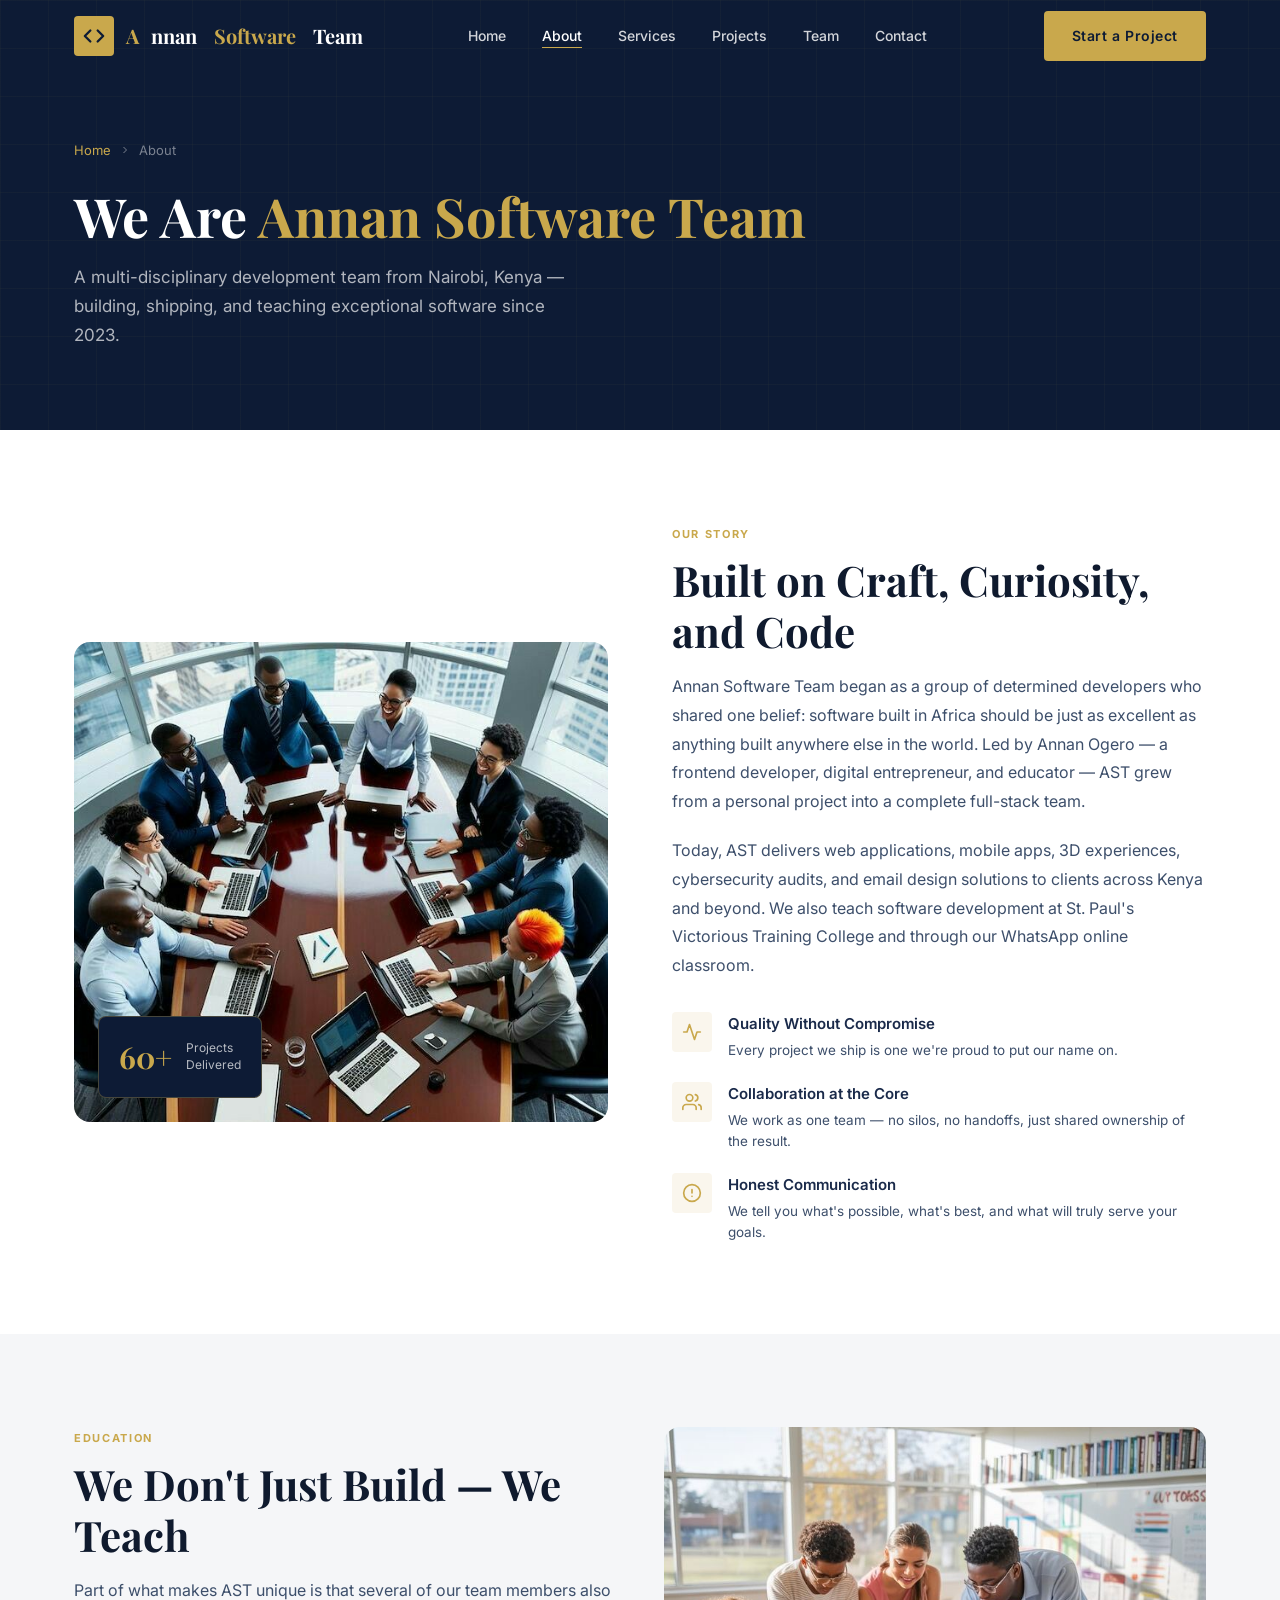
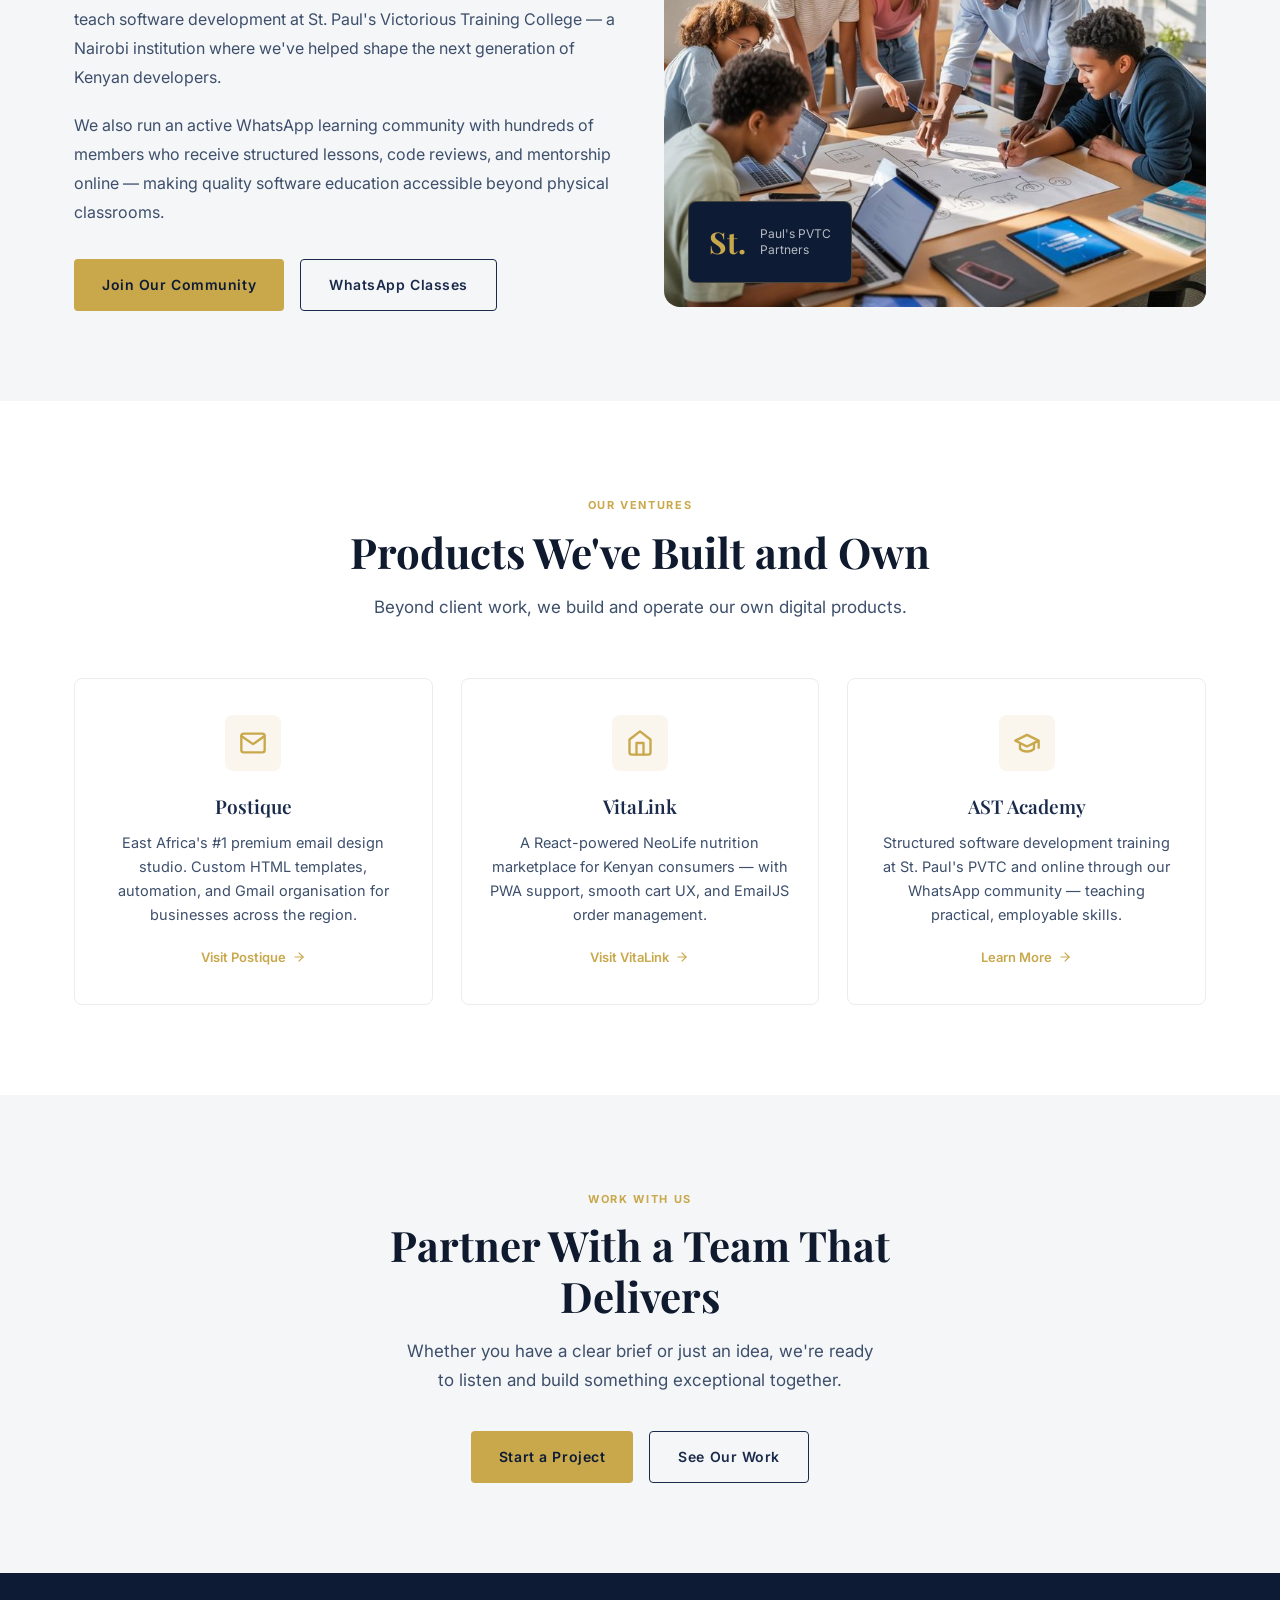
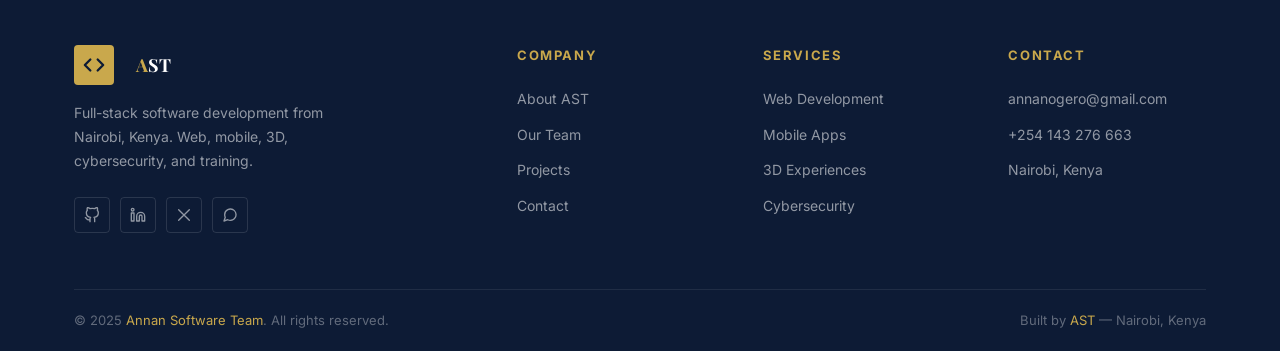
<file: pages/about.html>
<!DOCTYPE html>
<html lang="en">
<head>
  <meta charset="UTF-8" />
  <meta name="viewport" content="width=device-width, initial-scale=1.0" />
  <title>About — Annan Software Team (AST) | Nairobi, Kenya</title>
  <meta name="description" content="Learn about Annan Software Team — a full-stack development team based in Nairobi, Kenya, led by Annan Ogero. We build, teach, and innovate across web, mobile, 3D, and cybersecurity." />
  <link rel="canonical" href="https://ast.dev/pages/about.html" />
  <link rel="stylesheet" href="../css/style.css" />
</head>
<body>

<nav class="navbar" id="navbar" role="navigation" aria-label="Main navigation">
  <div class="container">
    <div class="nav-inner">
      <a href="../index.html" class="nav-logo" aria-label="AST Home">
        <div class="nav-logo-mark">
          <svg viewBox="0 0 24 24" fill="none" stroke="currentColor" stroke-width="2.5" stroke-linecap="round" stroke-linejoin="round" aria-hidden="true"><polyline points="16 18 22 12 16 6"></polyline><polyline points="8 6 2 12 8 18"></polyline></svg>
        </div>
        <span>A</span>nnan <span>&nbsp;Software&nbsp;</span> Team
      </a>
      <ul class="nav-links" role="list">
        <li><a href="../index.html">Home</a></li>
        <li><a href="about.html" class="active">About</a></li>
        <li><a href="services.html">Services</a></li>
        <li><a href="projects.html">Projects</a></li>
        <li><a href="team.html">Team</a></li>
        <li><a href="contact.html">Contact</a></li>
      </ul>
      <a href="contact.html" class="btn btn-gold nav-cta">Start a Project</a>
      <div class="nav-hamburger" id="hamburger" role="button" aria-label="Toggle menu" tabindex="0">
        <span></span><span></span><span></span>
      </div>
    </div>
  </div>
</nav>

<nav class="mobile-nav" id="mobileNav" aria-label="Mobile navigation">
  <a href="../index.html">Home</a>
  <a href="about.html" class="active">About</a>
  <a href="services.html">Services</a>
  <a href="projects.html">Projects</a>
  <a href="team.html">Team</a>
  <a href="contact.html">Contact</a>
  <a href="contact.html" class="btn btn-gold" style="margin-top:12px;justify-content:center;">Start a Project</a>
</nav>

<!-- PAGE HERO -->
<section class="page-hero">
  <div class="container">
    <div class="page-hero-content">
      <nav class="breadcrumb" aria-label="Breadcrumb">
        <a href="../index.html">Home</a>
        <svg viewBox="0 0 24 24" fill="none" stroke="currentColor" stroke-width="2" aria-hidden="true"><polyline points="9 18 15 12 9 6"></polyline></svg>
        <span>About</span>
      </nav>
      <h1>We Are <span>Annan Software Team</span></h1>
      <p>A multi-disciplinary development team from Nairobi, Kenya — building, shipping, and teaching exceptional software since 2023.</p>
    </div>
  </div>
</section>

<!-- ABOUT STORY -->
<section class="section">
  <div class="container">
    <div class="about-split">
      <div class="about-split-img fade-up">
        <img src="../images/about-team.jpg" alt="Annan Software Team working together" loading="lazy" />
        <div class="about-badge">
          <div class="about-badge-num">60+</div>
          <div class="about-badge-text">Projects<br>Delivered</div>
        </div>
      </div>
      <div class="fade-up">
        <span class="tag">Our Story</span>
        <h2 class="section-title">Built on Craft, Curiosity, and Code</h2>
        <p style="color:var(--text-mid); line-height:1.8; font-size:16px; margin-bottom:20px;">
          Annan Software Team began as a group of determined developers who shared one belief: software built in Africa should be just as excellent as anything built anywhere else in the world. Led by Annan Ogero — a frontend developer, digital entrepreneur, and educator — AST grew from a personal project into a complete full-stack team.
        </p>
        <p style="color:var(--text-mid); line-height:1.8; font-size:16px; margin-bottom:32px;">
          Today, AST delivers web applications, mobile apps, 3D experiences, cybersecurity audits, and email design solutions to clients across Kenya and beyond. We also teach software development at St. Paul's Victorious Training College and through our WhatsApp online classroom.
        </p>
        <div class="about-values">
          <div class="about-value">
            <div class="about-value-icon">
              <svg viewBox="0 0 24 24" fill="none" stroke="currentColor" stroke-width="2" stroke-linecap="round" stroke-linejoin="round" aria-hidden="true"><polyline points="22 12 18 12 15 21 9 3 6 12 2 12"></polyline></svg>
            </div>
            <div>
              <h4>Quality Without Compromise</h4>
              <p>Every project we ship is one we're proud to put our name on.</p>
            </div>
          </div>
          <div class="about-value">
            <div class="about-value-icon">
              <svg viewBox="0 0 24 24" fill="none" stroke="currentColor" stroke-width="2" stroke-linecap="round" stroke-linejoin="round" aria-hidden="true"><path d="M17 21v-2a4 4 0 0 0-4-4H5a4 4 0 0 0-4 4v2"></path><circle cx="9" cy="7" r="4"></circle><path d="M23 21v-2a4 4 0 0 0-3-3.87"></path><path d="M16 3.13a4 4 0 0 1 0 7.75"></path></svg>
            </div>
            <div>
              <h4>Collaboration at the Core</h4>
              <p>We work as one team — no silos, no handoffs, just shared ownership of the result.</p>
            </div>
          </div>
          <div class="about-value">
            <div class="about-value-icon">
              <svg viewBox="0 0 24 24" fill="none" stroke="currentColor" stroke-width="2" stroke-linecap="round" stroke-linejoin="round" aria-hidden="true"><circle cx="12" cy="12" r="10"></circle><line x1="12" y1="8" x2="12" y2="12"></line><line x1="12" y1="16" x2="12.01" y2="16"></line></svg>
            </div>
            <div>
              <h4>Honest Communication</h4>
              <p>We tell you what's possible, what's best, and what will truly serve your goals.</p>
            </div>
          </div>
        </div>
      </div>
    </div>
  </div>
</section>

<!-- TEACHING SECTION -->
<section class="section section-light" aria-labelledby="teaching-heading">
  <div class="container">
    <div class="about-split" style="gap: 48px;">
      <div class="fade-up">
        <span class="tag">Education</span>
        <h2 class="section-title" id="teaching-heading">We Don't Just Build — We Teach</h2>
        <p style="color:var(--text-mid); line-height:1.8; font-size:16px; margin-bottom:20px;">
          Part of what makes AST unique is that several of our team members also teach software development at St. Paul's Victorious Training College — a Nairobi institution where we've helped shape the next generation of Kenyan developers.
        </p>
        <p style="color:var(--text-mid); line-height:1.8; font-size:16px; margin-bottom:32px;">
          We also run an active WhatsApp learning community with hundreds of members who receive structured lessons, code reviews, and mentorship online — making quality software education accessible beyond physical classrooms.
        </p>
        <div style="display:flex; gap:16px; flex-wrap:wrap;">
          <a href="contact.html" class="btn btn-gold">Join Our Community</a>
          <a href="https://wa.me/message/4F25T6F3THPNM1" class="btn btn-outline-navy" target="_blank" rel="noopener noreferrer">WhatsApp Classes</a>
        </div>
      </div>
      <div class="about-split-img fade-up">
        <img src="../images/about-teaching.jpg" alt="AST teaching software development at St. Paul's Victorious Training College" loading="lazy" />
        <div class="about-badge">
          <div class="about-badge-num">St.</div>
          <div class="about-badge-text">Paul's PVTC<br>Partners</div>
        </div>
      </div>
    </div>
  </div>
</section>

<!-- BRANDS / VENTURES -->
<section class="section" aria-labelledby="ventures-heading">
  <div class="container">
    <div class="section-header center">
      <span class="tag">Our Ventures</span>
      <h2 class="section-title" id="ventures-heading">Products We've Built and Own</h2>
      <p class="section-sub">Beyond client work, we build and operate our own digital products.</p>
    </div>
    <div style="display:grid; grid-template-columns: repeat(3,1fr); gap:28px;">
      <div class="expertise-card fade-up" style="text-align:center;">
        <div class="expertise-icon" style="margin:0 auto 20px;">
          <svg viewBox="0 0 24 24" fill="none" stroke="currentColor" stroke-width="2" stroke-linecap="round" stroke-linejoin="round" aria-hidden="true"><path d="M4 4h16c1.1 0 2 .9 2 2v12c0 1.1-.9 2-2 2H4c-1.1 0-2-.9-2-2V6c0-1.1.9-2 2-2z"></path><polyline points="22,6 12,13 2,6"></polyline></svg>
        </div>
        <h3>Postique</h3>
        <p>East Africa's #1 premium email design studio. Custom HTML templates, automation, and Gmail organisation for businesses across the region.</p>
        <a href="https://postique.fyi" class="learn-more" target="_blank" rel="noopener noreferrer" style="justify-content:center; margin-top:12px;">
          Visit Postique
          <svg viewBox="0 0 24 24" fill="none" stroke="currentColor" stroke-width="2" stroke-linecap="round" stroke-linejoin="round" aria-hidden="true"><line x1="5" y1="12" x2="19" y2="12"></line><polyline points="12 5 19 12 12 19"></polyline></svg>
        </a>
      </div>
      <div class="expertise-card fade-up" style="text-align:center;">
        <div class="expertise-icon" style="margin:0 auto 20px;">
          <svg viewBox="0 0 24 24" fill="none" stroke="currentColor" stroke-width="2" stroke-linecap="round" stroke-linejoin="round" aria-hidden="true"><path d="M3 9l9-7 9 7v11a2 2 0 0 1-2 2H5a2 2 0 0 1-2-2z"></path><polyline points="9 22 9 12 15 12 15 22"></polyline></svg>
        </div>
        <h3>VitaLink</h3>
        <p>A React-powered NeoLife nutrition marketplace for Kenyan consumers — with PWA support, smooth cart UX, and EmailJS order management.</p>
        <a href="https://vitalink.fyi" class="learn-more" target="_blank" rel="noopener noreferrer" style="justify-content:center; margin-top:12px;">
          Visit VitaLink
          <svg viewBox="0 0 24 24" fill="none" stroke="currentColor" stroke-width="2" stroke-linecap="round" stroke-linejoin="round" aria-hidden="true"><line x1="5" y1="12" x2="19" y2="12"></line><polyline points="12 5 19 12 12 19"></polyline></svg>
        </a>
      </div>
      <div class="expertise-card fade-up" style="text-align:center;">
        <div class="expertise-icon" style="margin:0 auto 20px;">
          <svg viewBox="0 0 24 24" fill="none" stroke="currentColor" stroke-width="2" stroke-linecap="round" stroke-linejoin="round" aria-hidden="true"><path d="M22 10v6M2 10l10-5 10 5-10 5z"></path><path d="M6 12v5c3 3 9 3 12 0v-5"></path></svg>
        </div>
        <h3>AST Academy</h3>
        <p>Structured software development training at St. Paul's PVTC and online through our WhatsApp community — teaching practical, employable skills.</p>
        <a href="contact.html" class="learn-more" style="justify-content:center; margin-top:12px;">
          Learn More
          <svg viewBox="0 0 24 24" fill="none" stroke="currentColor" stroke-width="2" stroke-linecap="round" stroke-linejoin="round" aria-hidden="true"><line x1="5" y1="12" x2="19" y2="12"></line><polyline points="12 5 19 12 12 19"></polyline></svg>
        </a>
      </div>
    </div>
  </div>
</section>

<!-- CTA -->
<section class="cta-section">
  <div class="container">
    <span class="tag">Work With Us</span>
    <h2 class="section-title" style="max-width:600px; margin:0 auto 16px;">Partner With a Team That Delivers</h2>
    <p class="section-sub" style="max-width:480px; margin:0 auto 36px;">Whether you have a clear brief or just an idea, we're ready to listen and build something exceptional together.</p>
    <div class="cta-actions">
      <a href="contact.html" class="btn btn-gold">Start a Project</a>
      <a href="projects.html" class="btn btn-outline-navy">See Our Work</a>
    </div>
  </div>
</section>

<!-- FOOTER -->
<footer class="footer" role="contentinfo">
  <div class="container">
    <div class="footer-grid">
      <div class="footer-brand">
        <a href="../index.html" class="nav-logo" style="display:inline-flex;">
          <div class="nav-logo-mark">
            <svg viewBox="0 0 24 24" fill="none" stroke="currentColor" stroke-width="2.5" stroke-linecap="round" stroke-linejoin="round" aria-hidden="true"><polyline points="16 18 22 12 16 6"></polyline><polyline points="8 6 2 12 8 18"></polyline></svg>
          </div>
          <span style="font-family:var(--ff-display); font-size:18px; font-weight:700; color:var(--white); margin-left:10px;"><span style="color:var(--gold);">A</span>ST</span>
        </a>
        <p>Full-stack software development from Nairobi, Kenya. Web, mobile, 3D, cybersecurity, and training.</p>
        <div class="footer-socials">
          <a href="https://github.com/Annan-Ogero" class="footer-social" target="_blank" rel="noopener noreferrer" aria-label="GitHub"><svg viewBox="0 0 24 24" fill="none" stroke="currentColor" stroke-width="2" stroke-linecap="round" stroke-linejoin="round" aria-hidden="true"><path d="M9 19c-5 1.5-5-2.5-7-3m14 6v-3.87a3.37 3.37 0 0 0-.94-2.61c3.14-.35 6.44-1.54 6.44-7A5.44 5.44 0 0 0 20 4.77 5.07 5.07 0 0 0 19.91 1S18.73.65 16 2.48a13.38 13.38 0 0 0-7 0C6.27.65 5.09 1 5.09 1A5.07 5.07 0 0 0 5 4.77a5.44 5.44 0 0 0-1.5 3.78c0 5.42 3.3 6.61 6.44 7A3.37 3.37 0 0 0 9 18.13V22"></path></svg></a>
          <a href="https://www.linkedin.com/in/annan-ogero-3553473a7" class="footer-social" target="_blank" rel="noopener noreferrer" aria-label="LinkedIn"><svg viewBox="0 0 24 24" fill="none" stroke="currentColor" stroke-width="2" stroke-linecap="round" stroke-linejoin="round" aria-hidden="true"><path d="M16 8a6 6 0 0 1 6 6v7h-4v-7a2 2 0 0 0-2-2 2 2 0 0 0-2 2v7h-4v-7a6 6 0 0 1 6-6z"></path><rect x="2" y="9" width="4" height="12"></rect><circle cx="4" cy="4" r="2"></circle></svg></a>
          <a href="https://x.com/ogero9258" class="footer-social" target="_blank" rel="noopener noreferrer" aria-label="X"><svg viewBox="0 0 24 24" fill="none" stroke="currentColor" stroke-width="2" stroke-linecap="round" stroke-linejoin="round" aria-hidden="true"><path d="M4 4l16 16M4 20L20 4"/></svg></a>
          <a href="https://wa.me/message/4F25T6F3THPNM1" class="footer-social" target="_blank" rel="noopener noreferrer" aria-label="WhatsApp"><svg viewBox="0 0 24 24" fill="none" stroke="currentColor" stroke-width="2" stroke-linecap="round" stroke-linejoin="round" aria-hidden="true"><path d="M21 11.5a8.38 8.38 0 0 1-.9 3.8 8.5 8.5 0 0 1-7.6 4.7 8.38 8.38 0 0 1-3.8-.9L3 21l1.9-5.7a8.38 8.38 0 0 1-.9-3.8 8.5 8.5 0 0 1 4.7-7.6 8.38 8.38 0 0 1 3.8-.9h.5a8.48 8.48 0 0 1 8 8v.5z"></path></svg></a>
        </div>
      </div>
      <div class="footer-col">
        <h4>Company</h4>
        <ul>
          <li><a href="about.html">About AST</a></li>
          <li><a href="team.html">Our Team</a></li>
          <li><a href="projects.html">Projects</a></li>
          <li><a href="contact.html">Contact</a></li>
        </ul>
      </div>
      <div class="footer-col">
        <h4>Services</h4>
        <ul>
          <li><a href="services.html">Web Development</a></li>
          <li><a href="services.html">Mobile Apps</a></li>
          <li><a href="services.html">3D Experiences</a></li>
          <li><a href="services.html">Cybersecurity</a></li>
        </ul>
      </div>
      <div class="footer-col">
        <h4>Contact</h4>
        <ul>
          <li><a href="mailto:annanogero@gmail.com">annanogero@gmail.com</a></li>
          <li><a href="https://wa.me/254143276663" target="_blank" rel="noopener noreferrer">+254 143 276 663</a></li>
          <li><a href="#">Nairobi, Kenya</a></li>
        </ul>
      </div>
    </div>
    <div class="footer-bottom">
      <p>&copy; 2025 <span>Annan Software Team</span>. All rights reserved.</p>
      <p>Built by <span>AST</span> — Nairobi, Kenya</p>
    </div>
  </div>
</footer>

<script src="../js/main.js" defer></script>
</body>
</html>
</file>
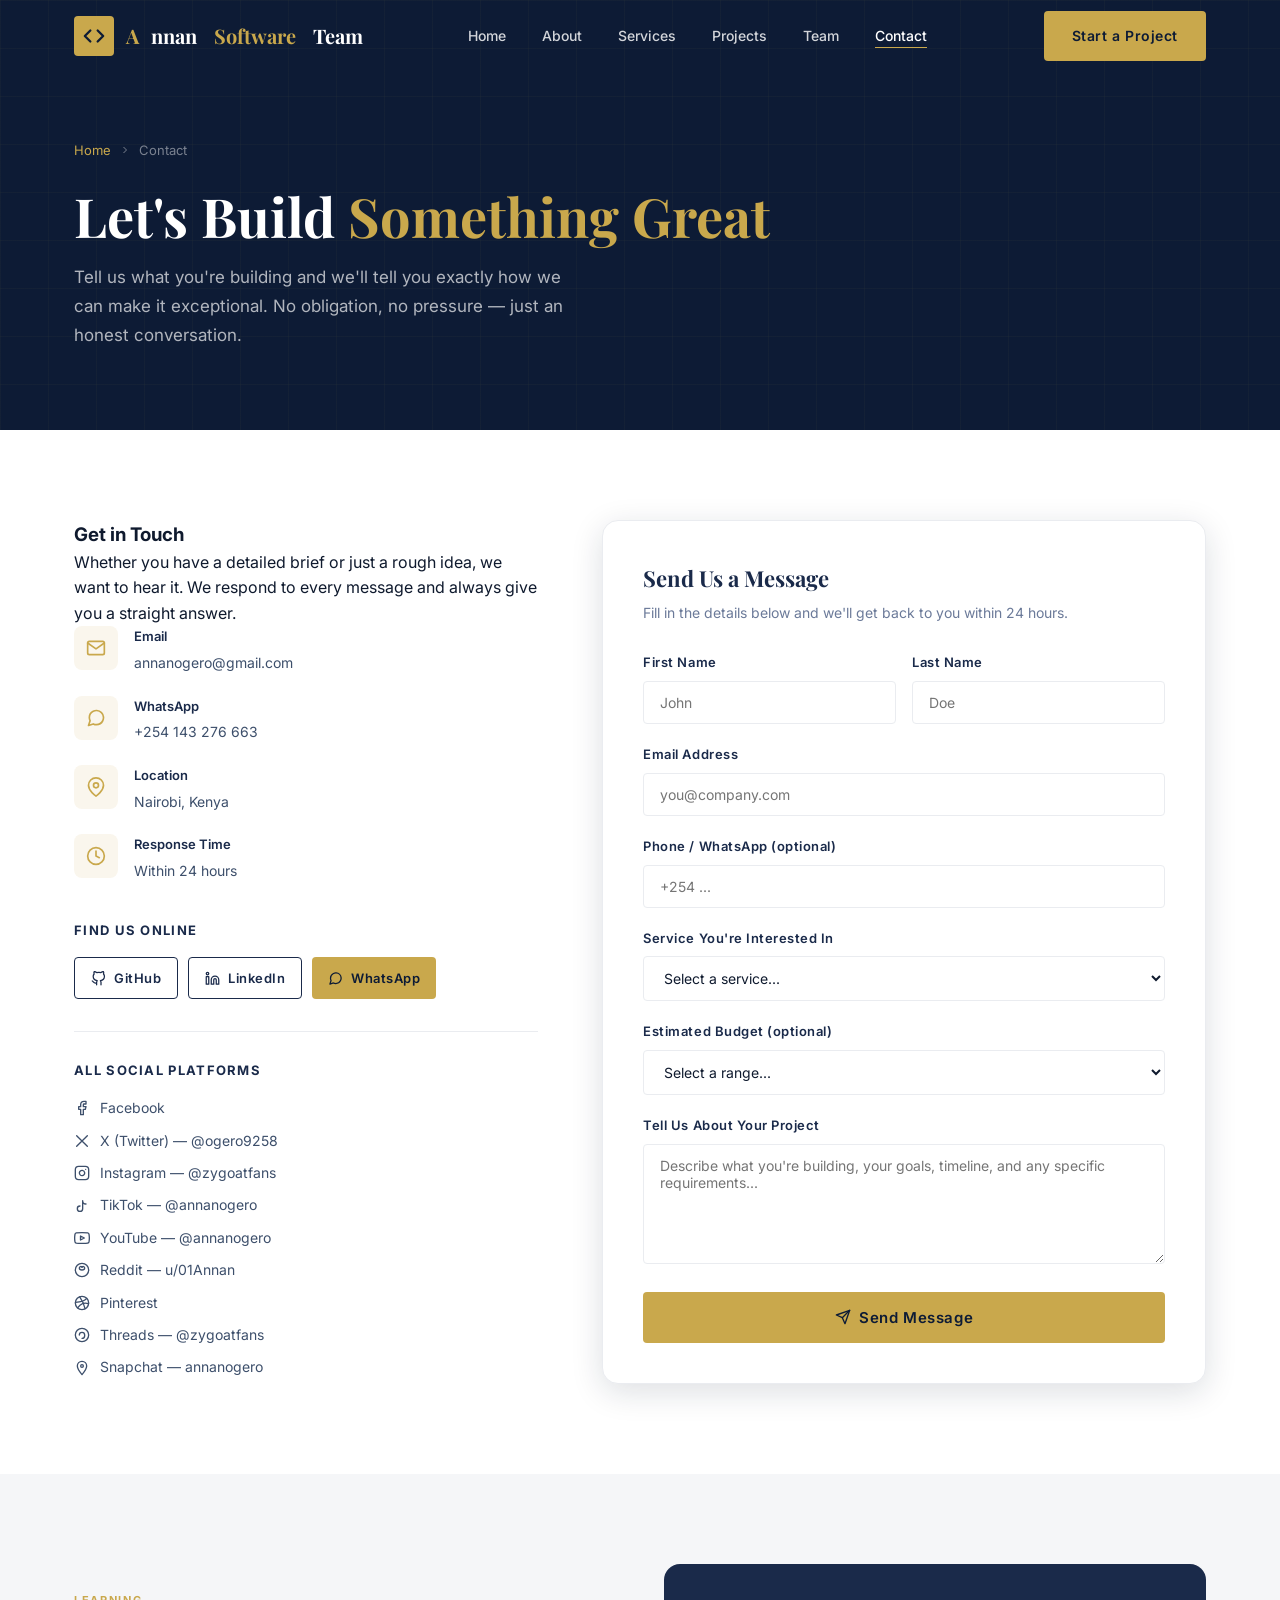
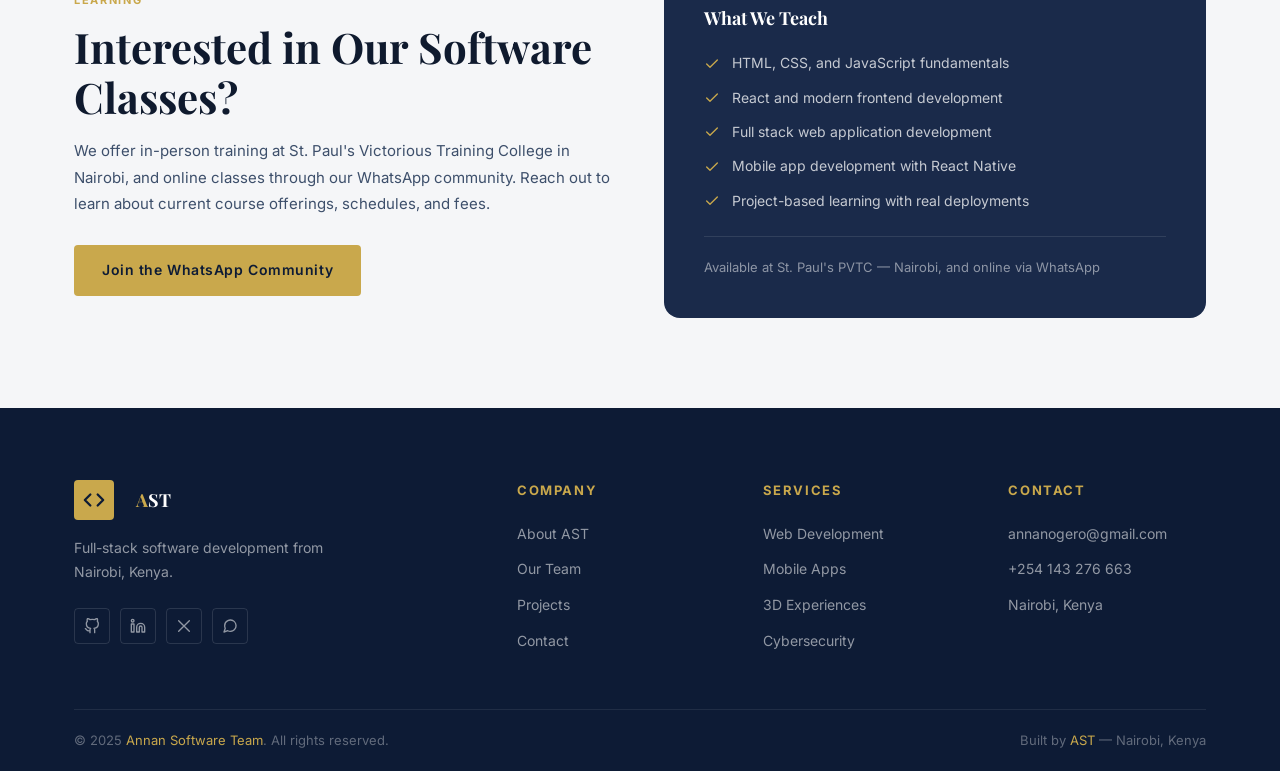
<file: pages/contact.html>
<!DOCTYPE html>
<html lang="en">
<head>
  <meta charset="UTF-8" />
  <meta name="viewport" content="width=device-width, initial-scale=1.0" />
  <title>Contact — Annan Software Team | Start Your Project</title>
  <meta name="description" content="Get in touch with Annan Software Team. Start a project, request a quote, or just say hello. Based in Nairobi, Kenya — working with clients across Africa and internationally." />
  <link rel="canonical" href="https://ast.dev/pages/contact.html" />
  <link rel="stylesheet" href="../css/style.css" />
</head>
<body>

<nav class="navbar" id="navbar" role="navigation" aria-label="Main navigation">
  <div class="container">
    <div class="nav-inner">
      <a href="../index.html" class="nav-logo" aria-label="AST Home">
        <div class="nav-logo-mark">
          <svg viewBox="0 0 24 24" fill="none" stroke="currentColor" stroke-width="2.5" stroke-linecap="round" stroke-linejoin="round" aria-hidden="true"><polyline points="16 18 22 12 16 6"></polyline><polyline points="8 6 2 12 8 18"></polyline></svg>
        </div>
        <span>A</span>nnan <span>&nbsp;Software&nbsp;</span> Team
      </a>
      <ul class="nav-links" role="list">
        <li><a href="../index.html">Home</a></li>
        <li><a href="about.html">About</a></li>
        <li><a href="services.html">Services</a></li>
        <li><a href="projects.html">Projects</a></li>
        <li><a href="team.html">Team</a></li>
        <li><a href="contact.html" class="active">Contact</a></li>
      </ul>
      <a href="contact.html" class="btn btn-gold nav-cta">Start a Project</a>
      <div class="nav-hamburger" id="hamburger" role="button" aria-label="Toggle menu" tabindex="0"><span></span><span></span><span></span></div>
    </div>
  </div>
</nav>
<nav class="mobile-nav" id="mobileNav" aria-label="Mobile navigation">
  <a href="../index.html">Home</a><a href="about.html">About</a><a href="services.html">Services</a><a href="projects.html">Projects</a><a href="team.html">Team</a><a href="contact.html" class="active">Contact</a>
  <a href="contact.html" class="btn btn-gold" style="margin-top:12px;justify-content:center;">Start a Project</a>
</nav>

<section class="page-hero">
  <div class="container">
    <div class="page-hero-content">
      <nav class="breadcrumb" aria-label="Breadcrumb">
        <a href="../index.html">Home</a>
        <svg viewBox="0 0 24 24" fill="none" stroke="currentColor" stroke-width="2" aria-hidden="true"><polyline points="9 18 15 12 9 6"></polyline></svg>
        <span>Contact</span>
      </nav>
      <h1>Let's Build <span>Something Great</span></h1>
      <p>Tell us what you're building and we'll tell you exactly how we can make it exceptional. No obligation, no pressure — just an honest conversation.</p>
    </div>
  </div>
</section>

<!-- CONTACT SECTION -->
<section class="section">
  <div class="container">
    <div class="contact-grid">

      <!-- Left: Info -->
      <div class="fade-up">
        <h3>Get in Touch</h3>
        <p>Whether you have a detailed brief or just a rough idea, we want to hear it. We respond to every message and always give you a straight answer.</p>

        <div class="contact-items">
          <div class="contact-item">
            <div class="contact-item-icon">
              <svg viewBox="0 0 24 24" fill="none" stroke="currentColor" stroke-width="2" stroke-linecap="round" stroke-linejoin="round" aria-hidden="true"><path d="M4 4h16c1.1 0 2 .9 2 2v12c0 1.1-.9 2-2 2H4c-1.1 0-2-.9-2-2V6c0-1.1.9-2 2-2z"></path><polyline points="22,6 12,13 2,6"></polyline></svg>
            </div>
            <div class="contact-item-text">
              <strong>Email</strong>
              <span>annanogero@gmail.com</span>
            </div>
          </div>
          <div class="contact-item">
            <div class="contact-item-icon">
              <svg viewBox="0 0 24 24" fill="none" stroke="currentColor" stroke-width="2" stroke-linecap="round" stroke-linejoin="round" aria-hidden="true"><path d="M21 11.5a8.38 8.38 0 0 1-.9 3.8 8.5 8.5 0 0 1-7.6 4.7 8.38 8.38 0 0 1-3.8-.9L3 21l1.9-5.7a8.38 8.38 0 0 1-.9-3.8 8.5 8.5 0 0 1 4.7-7.6 8.38 8.38 0 0 1 3.8-.9h.5a8.48 8.48 0 0 1 8 8v.5z"></path></svg>
            </div>
            <div class="contact-item-text">
              <strong>WhatsApp</strong>
              <span>+254 143 276 663</span>
            </div>
          </div>
          <div class="contact-item">
            <div class="contact-item-icon">
              <svg viewBox="0 0 24 24" fill="none" stroke="currentColor" stroke-width="2" stroke-linecap="round" stroke-linejoin="round" aria-hidden="true"><path d="M21 10c0 7-9 13-9 13s-9-6-9-13a9 9 0 0 1 18 0z"></path><circle cx="12" cy="10" r="3"></circle></svg>
            </div>
            <div class="contact-item-text">
              <strong>Location</strong>
              <span>Nairobi, Kenya</span>
            </div>
          </div>
          <div class="contact-item">
            <div class="contact-item-icon">
              <svg viewBox="0 0 24 24" fill="none" stroke="currentColor" stroke-width="2" stroke-linecap="round" stroke-linejoin="round" aria-hidden="true"><circle cx="12" cy="12" r="10"></circle><polyline points="12 6 12 12 16 14"></polyline></svg>
            </div>
            <div class="contact-item-text">
              <strong>Response Time</strong>
              <span>Within 24 hours</span>
            </div>
          </div>
        </div>

        <!-- Social Links -->
        <h4 style="font-size:13px; font-weight:700; letter-spacing:0.1em; text-transform:uppercase; color:var(--navy); margin-bottom:16px;">Find Us Online</h4>
        <div style="display:flex; flex-wrap:wrap; gap:10px;">
          <a href="https://github.com/Annan-Ogero" class="btn btn-outline-navy" target="_blank" rel="noopener noreferrer" style="padding:10px 16px; font-size:13px;">
            <svg viewBox="0 0 24 24" fill="none" stroke="currentColor" stroke-width="2" stroke-linecap="round" stroke-linejoin="round" aria-hidden="true" style="width:15px;height:15px;"><path d="M9 19c-5 1.5-5-2.5-7-3m14 6v-3.87a3.37 3.37 0 0 0-.94-2.61c3.14-.35 6.44-1.54 6.44-7A5.44 5.44 0 0 0 20 4.77 5.07 5.07 0 0 0 19.91 1S18.73.65 16 2.48a13.38 13.38 0 0 0-7 0C6.27.65 5.09 1 5.09 1A5.07 5.07 0 0 0 5 4.77a5.44 5.44 0 0 0-1.5 3.78c0 5.42 3.3 6.61 6.44 7A3.37 3.37 0 0 0 9 18.13V22"></path></svg>
            GitHub
          </a>
          <a href="https://www.linkedin.com/in/annan-ogero-3553473a7" class="btn btn-outline-navy" target="_blank" rel="noopener noreferrer" style="padding:10px 16px; font-size:13px;">
            <svg viewBox="0 0 24 24" fill="none" stroke="currentColor" stroke-width="2" stroke-linecap="round" stroke-linejoin="round" aria-hidden="true" style="width:15px;height:15px;"><path d="M16 8a6 6 0 0 1 6 6v7h-4v-7a2 2 0 0 0-2-2 2 2 0 0 0-2 2v7h-4v-7a6 6 0 0 1 6-6z"></path><rect x="2" y="9" width="4" height="12"></rect><circle cx="4" cy="4" r="2"></circle></svg>
            LinkedIn
          </a>
          <a href="https://wa.me/message/4F25T6F3THPNM1" class="btn btn-gold" target="_blank" rel="noopener noreferrer" style="padding:10px 16px; font-size:13px;">
            <svg viewBox="0 0 24 24" fill="none" stroke="currentColor" stroke-width="2" stroke-linecap="round" stroke-linejoin="round" aria-hidden="true" style="width:15px;height:15px;"><path d="M21 11.5a8.38 8.38 0 0 1-.9 3.8 8.5 8.5 0 0 1-7.6 4.7 8.38 8.38 0 0 1-3.8-.9L3 21l1.9-5.7a8.38 8.38 0 0 1-.9-3.8 8.5 8.5 0 0 1 4.7-7.6 8.38 8.38 0 0 1 3.8-.9h.5a8.48 8.48 0 0 1 8 8v.5z"></path></svg>
            WhatsApp
          </a>
        </div>

        <!-- All Socials -->
        <div style="margin-top:32px; padding-top:28px; border-top:1px solid var(--light-grey);">
          <h4 style="font-size:13px; font-weight:700; letter-spacing:0.1em; text-transform:uppercase; color:var(--navy); margin-bottom:16px;">All Social Platforms</h4>
          <div style="display:flex; flex-direction:column; gap:10px;">
            <a href="https://www.facebook.com/profile.php?id=61589456675954" target="_blank" rel="noopener noreferrer" style="font-size:14px; color:var(--text-mid); display:flex; align-items:center; gap:10px; transition:color 0.2s;">
              <svg viewBox="0 0 24 24" fill="none" stroke="currentColor" stroke-width="2" stroke-linecap="round" stroke-linejoin="round" width="16" height="16" aria-hidden="true"><path d="M18 2h-3a5 5 0 0 0-5 5v3H7v4h3v8h4v-8h3l1-4h-4V7a1 1 0 0 1 1-1h3z"></path></svg>
              Facebook
            </a>
            <a href="https://x.com/ogero9258" target="_blank" rel="noopener noreferrer" style="font-size:14px; color:var(--text-mid); display:flex; align-items:center; gap:10px;">
              <svg viewBox="0 0 24 24" fill="none" stroke="currentColor" stroke-width="2" stroke-linecap="round" stroke-linejoin="round" width="16" height="16" aria-hidden="true"><path d="M4 4l16 16M4 20L20 4"/></svg>
              X (Twitter) — @ogero9258
            </a>
            <a href="https://www.instagram.com/zygoatfans" target="_blank" rel="noopener noreferrer" style="font-size:14px; color:var(--text-mid); display:flex; align-items:center; gap:10px;">
              <svg viewBox="0 0 24 24" fill="none" stroke="currentColor" stroke-width="2" stroke-linecap="round" stroke-linejoin="round" width="16" height="16" aria-hidden="true"><rect x="2" y="2" width="20" height="20" rx="5" ry="5"></rect><path d="M16 11.37A4 4 0 1 1 12.63 8 4 4 0 0 1 16 11.37z"></path><line x1="17.5" y1="6.5" x2="17.51" y2="6.5"></line></svg>
              Instagram — @zygoatfans
            </a>
            <a href="https://www.tiktok.com/@annanogero" target="_blank" rel="noopener noreferrer" style="font-size:14px; color:var(--text-mid); display:flex; align-items:center; gap:10px;">
              <svg viewBox="0 0 24 24" fill="none" stroke="currentColor" stroke-width="2" stroke-linecap="round" stroke-linejoin="round" width="16" height="16" aria-hidden="true"><path d="M9 12a4 4 0 1 0 4 4V4a5 5 0 0 0 5 5"/></svg>
              TikTok — @annanogero
            </a>
            <a href="https://youtube.com/@annanogero" target="_blank" rel="noopener noreferrer" style="font-size:14px; color:var(--text-mid); display:flex; align-items:center; gap:10px;">
              <svg viewBox="0 0 24 24" fill="none" stroke="currentColor" stroke-width="2" stroke-linecap="round" stroke-linejoin="round" width="16" height="16" aria-hidden="true"><path d="M22.54 6.42a2.78 2.78 0 0 0-1.95-1.96C18.88 4 12 4 12 4s-6.88 0-8.59.46a2.78 2.78 0 0 0-1.95 1.96A29 29 0 0 0 1 12a29 29 0 0 0 .46 5.58A2.78 2.78 0 0 0 3.41 19.6C5.12 20 12 20 12 20s6.88 0 8.59-.46a2.78 2.78 0 0 0 1.95-1.95A29 29 0 0 0 23 12a29 29 0 0 0-.46-5.58z"></path><polygon points="9.75 15.02 15.5 12 9.75 8.98 9.75 15.02"></polygon></svg>
              YouTube — @annanogero
            </a>
            <a href="https://www.reddit.com/u/01Annan/s/fKS9PHeihr" target="_blank" rel="noopener noreferrer" style="font-size:14px; color:var(--text-mid); display:flex; align-items:center; gap:10px;">
              <svg viewBox="0 0 24 24" fill="none" stroke="currentColor" stroke-width="2" stroke-linecap="round" stroke-linejoin="round" width="16" height="16" aria-hidden="true"><circle cx="12" cy="12" r="10"/><path d="M12 8c1-2 4-1.5 4 1s-2 3-4 3-4-.5-4-3 3-3 4-1z"/></svg>
              Reddit — u/01Annan
            </a>
            <a href="https://pin.it/6KiEdljWY" target="_blank" rel="noopener noreferrer" style="font-size:14px; color:var(--text-mid); display:flex; align-items:center; gap:10px;">
              <svg viewBox="0 0 24 24" fill="none" stroke="currentColor" stroke-width="2" stroke-linecap="round" stroke-linejoin="round" width="16" height="16" aria-hidden="true"><path d="M12 2a10 10 0 1 0 0 20 10 10 0 0 0 0-20z"/><path d="M8.56 2.75c4.37 6.03 6.02 9.42 8.03 17.72m2.54-15.38c-3.72 4.35-8.94 5.66-16.88 5.85m19.5 1.9c-3.5-.93-6.63-.82-8.94 0-2.58.92-5.01 2.86-7.44 6.32"/></svg>
              Pinterest
            </a>
            <a href="https://www.threads.com/@zygoatfans" target="_blank" rel="noopener noreferrer" style="font-size:14px; color:var(--text-mid); display:flex; align-items:center; gap:10px;">
              <svg viewBox="0 0 24 24" fill="none" stroke="currentColor" stroke-width="2" stroke-linecap="round" stroke-linejoin="round" width="16" height="16" aria-hidden="true"><path d="M12 2C6.48 2 2 6.48 2 12s4.48 10 10 10 10-4.48 10-10S17.52 2 12 2z"/><path d="M8 12c0-2.21 1.79-4 4-4s4 1.79 4 4v1c0 2.21-1.79 4-4 4"/></svg>
              Threads — @zygoatfans
            </a>
            <a href="https://www.snapchat.com/add/annanogero" target="_blank" rel="noopener noreferrer" style="font-size:14px; color:var(--text-mid); display:flex; align-items:center; gap:10px;">
              <svg viewBox="0 0 24 24" fill="none" stroke="currentColor" stroke-width="2" stroke-linecap="round" stroke-linejoin="round" width="16" height="16" aria-hidden="true"><path d="M12 2C8 2 5 5 5 9c0 4.5 7 13 7 13s7-8.5 7-13c0-4-3-7-7-7z"/><circle cx="12" cy="9" r="2"/></svg>
              Snapchat — annanogero
            </a>
          </div>
        </div>
      </div>

      <!-- Right: Form -->
      <div class="contact-form-card fade-up">
        <div id="contactForm">
          <h3 style="font-family:var(--ff-display); font-size:22px; color:var(--navy); margin-bottom:6px;">Send Us a Message</h3>
          <p style="font-size:14px; color:var(--text-light); margin-bottom:28px;">Fill in the details below and we'll get back to you within 24 hours.</p>

          <form id="contactFormEl" novalidate>
            <div class="form-row">
              <div class="form-group">
                <label for="firstName">First Name</label>
                <input type="text" id="firstName" name="first_name" placeholder="John" required autocomplete="given-name" />
              </div>
              <div class="form-group">
                <label for="lastName">Last Name</label>
                <input type="text" id="lastName" name="last_name" placeholder="Doe" required autocomplete="family-name" />
              </div>
            </div>
            <div class="form-group">
              <label for="email">Email Address</label>
              <input type="email" id="email" name="email" placeholder="you@company.com" required autocomplete="email" />
            </div>
            <div class="form-group">
              <label for="phone">Phone / WhatsApp (optional)</label>
              <input type="tel" id="phone" name="phone" placeholder="+254 ..." autocomplete="tel" />
            </div>
            <div class="form-group">
              <label for="service">Service You're Interested In</label>
              <select id="service" name="service" required>
                <option value="" disabled selected>Select a service...</option>
                <option value="Web Development">Web Development</option>
                <option value="Mobile App Development">Mobile App Development</option>
                <option value="3D Experience">3D Experience</option>
                <option value="Cybersecurity">Cybersecurity</option>
                <option value="Email Design (Postique)">Email Design (Postique)</option>
                <option value="Software Training">Software Training</option>
                <option value="UI/UX Design">UI/UX Design</option>
                <option value="Backend / API">Backend / API</option>
                <option value="Other">Other / Not Sure</option>
              </select>
            </div>
            <div class="form-group">
              <label for="budget">Estimated Budget (optional)</label>
              <select id="budget" name="budget">
                <option value="" disabled selected>Select a range...</option>
                <option value="Under $500">Under $500</option>
                <option value="$500 - $1,500">$500 – $1,500</option>
                <option value="$1,500 - $5,000">$1,500 – $5,000</option>
                <option value="$5,000 - $10,000">$5,000 – $10,000</option>
                <option value="$10,000+">$10,000+</option>
                <option value="Let's discuss">Let's discuss</option>
              </select>
            </div>
            <div class="form-group">
              <label for="message">Tell Us About Your Project</label>
              <textarea id="message" name="message" placeholder="Describe what you're building, your goals, timeline, and any specific requirements..." required></textarea>
            </div>
            <button type="submit" class="btn btn-gold" style="width:100%; justify-content:center; padding:16px 28px; font-size:15px;" id="submitBtn">
              <svg viewBox="0 0 24 24" fill="none" stroke="currentColor" stroke-width="2" stroke-linecap="round" stroke-linejoin="round" aria-hidden="true"><line x1="22" y1="2" x2="11" y2="13"></line><polygon points="22 2 15 22 11 13 2 9 22 2"></polygon></svg>
              Send Message
            </button>
          </form>
        </div>

        <!-- Success State -->
        <div class="form-success" id="formSuccess">
          <svg viewBox="0 0 24 24" fill="none" stroke="currentColor" stroke-width="2" stroke-linecap="round" stroke-linejoin="round" aria-hidden="true"><path d="M22 11.08V12a10 10 0 1 1-5.93-9.14"></path><polyline points="22 4 12 14.01 9 11.01"></polyline></svg>
          <h4>Message Received</h4>
          <p>We'll review your project details and get back to you within 24 hours. You can also reach us directly on WhatsApp for faster response.</p>
          <a href="https://wa.me/message/4F25T6F3THPNM1" class="btn btn-gold" target="_blank" rel="noopener noreferrer" style="margin-top:20px; display:inline-flex;">
            <svg viewBox="0 0 24 24" fill="none" stroke="currentColor" stroke-width="2" stroke-linecap="round" stroke-linejoin="round" aria-hidden="true"><path d="M21 11.5a8.38 8.38 0 0 1-.9 3.8 8.5 8.5 0 0 1-7.6 4.7 8.38 8.38 0 0 1-3.8-.9L3 21l1.9-5.7a8.38 8.38 0 0 1-.9-3.8 8.5 8.5 0 0 1 4.7-7.6 8.38 8.38 0 0 1 3.8-.9h.5a8.48 8.48 0 0 1 8 8v.5z"></path></svg>
            Continue on WhatsApp
          </a>
        </div>
      </div>

    </div>
  </div>
</section>

<!-- TRAINING CTA -->
<section class="section section-light" aria-labelledby="training-contact-heading">
  <div class="container">
    <div style="display:grid; grid-template-columns:1fr 1fr; gap:48px; align-items:center;">
      <div class="fade-up">
        <span class="tag">Learning</span>
        <h2 class="section-title" id="training-contact-heading">Interested in Our Software Classes?</h2>
        <p style="color:var(--text-mid); font-size:15px; line-height:1.75; margin-bottom:28px;">We offer in-person training at St. Paul's Victorious Training College in Nairobi, and online classes through our WhatsApp community. Reach out to learn about current course offerings, schedules, and fees.</p>
        <a href="https://wa.me/message/4F25T6F3THPNM1" class="btn btn-gold" target="_blank" rel="noopener noreferrer">Join the WhatsApp Community</a>
      </div>
      <div class="fade-up">
        <div style="background:var(--navy); border-radius:var(--radius-lg); padding:40px;">
          <h4 style="font-family:var(--ff-display); font-size:18px; color:var(--white); margin-bottom:20px;">What We Teach</h4>
          <div style="display:flex; flex-direction:column; gap:12px;">
            <div style="display:flex; align-items:center; gap:12px;">
              <svg viewBox="0 0 24 24" fill="none" stroke="currentColor" stroke-width="2" stroke-linecap="round" stroke-linejoin="round" width="16" height="16" style="color:var(--gold); flex-shrink:0;" aria-hidden="true"><polyline points="20 6 9 17 4 12"></polyline></svg>
              <span style="font-size:14px; color:rgba(255,255,255,0.75);">HTML, CSS, and JavaScript fundamentals</span>
            </div>
            <div style="display:flex; align-items:center; gap:12px;">
              <svg viewBox="0 0 24 24" fill="none" stroke="currentColor" stroke-width="2" stroke-linecap="round" stroke-linejoin="round" width="16" height="16" style="color:var(--gold); flex-shrink:0;" aria-hidden="true"><polyline points="20 6 9 17 4 12"></polyline></svg>
              <span style="font-size:14px; color:rgba(255,255,255,0.75);">React and modern frontend development</span>
            </div>
            <div style="display:flex; align-items:center; gap:12px;">
              <svg viewBox="0 0 24 24" fill="none" stroke="currentColor" stroke-width="2" stroke-linecap="round" stroke-linejoin="round" width="16" height="16" style="color:var(--gold); flex-shrink:0;" aria-hidden="true"><polyline points="20 6 9 17 4 12"></polyline></svg>
              <span style="font-size:14px; color:rgba(255,255,255,0.75);">Full stack web application development</span>
            </div>
            <div style="display:flex; align-items:center; gap:12px;">
              <svg viewBox="0 0 24 24" fill="none" stroke="currentColor" stroke-width="2" stroke-linecap="round" stroke-linejoin="round" width="16" height="16" style="color:var(--gold); flex-shrink:0;" aria-hidden="true"><polyline points="20 6 9 17 4 12"></polyline></svg>
              <span style="font-size:14px; color:rgba(255,255,255,0.75);">Mobile app development with React Native</span>
            </div>
            <div style="display:flex; align-items:center; gap:12px;">
              <svg viewBox="0 0 24 24" fill="none" stroke="currentColor" stroke-width="2" stroke-linecap="round" stroke-linejoin="round" width="16" height="16" style="color:var(--gold); flex-shrink:0;" aria-hidden="true"><polyline points="20 6 9 17 4 12"></polyline></svg>
              <span style="font-size:14px; color:rgba(255,255,255,0.75);">Project-based learning with real deployments</span>
            </div>
          </div>
          <div style="margin-top:24px; padding-top:20px; border-top:1px solid rgba(255,255,255,0.1);">
            <p style="font-size:13px; color:rgba(255,255,255,0.5);">Available at St. Paul's PVTC — Nairobi, and online via WhatsApp</p>
          </div>
        </div>
      </div>
    </div>
  </div>
</section>

<footer class="footer" role="contentinfo">
  <div class="container">
    <div class="footer-grid">
      <div class="footer-brand">
        <a href="../index.html" class="nav-logo" style="display:inline-flex;">
          <div class="nav-logo-mark"><svg viewBox="0 0 24 24" fill="none" stroke="currentColor" stroke-width="2.5" stroke-linecap="round" stroke-linejoin="round" aria-hidden="true"><polyline points="16 18 22 12 16 6"></polyline><polyline points="8 6 2 12 8 18"></polyline></svg></div>
          <span style="font-family:var(--ff-display); font-size:18px; font-weight:700; color:var(--white); margin-left:10px;"><span style="color:var(--gold);">A</span>ST</span>
        </a>
        <p>Full-stack software development from Nairobi, Kenya.</p>
        <div class="footer-socials">
          <a href="https://github.com/Annan-Ogero" class="footer-social" target="_blank" rel="noopener noreferrer" aria-label="GitHub"><svg viewBox="0 0 24 24" fill="none" stroke="currentColor" stroke-width="2" stroke-linecap="round" stroke-linejoin="round" aria-hidden="true"><path d="M9 19c-5 1.5-5-2.5-7-3m14 6v-3.87a3.37 3.37 0 0 0-.94-2.61c3.14-.35 6.44-1.54 6.44-7A5.44 5.44 0 0 0 20 4.77 5.07 5.07 0 0 0 19.91 1S18.73.65 16 2.48a13.38 13.38 0 0 0-7 0C6.27.65 5.09 1 5.09 1A5.07 5.07 0 0 0 5 4.77a5.44 5.44 0 0 0-1.5 3.78c0 5.42 3.3 6.61 6.44 7A3.37 3.37 0 0 0 9 18.13V22"></path></svg></a>
          <a href="https://www.linkedin.com/in/annan-ogero-3553473a7" class="footer-social" target="_blank" rel="noopener noreferrer" aria-label="LinkedIn"><svg viewBox="0 0 24 24" fill="none" stroke="currentColor" stroke-width="2" stroke-linecap="round" stroke-linejoin="round" aria-hidden="true"><path d="M16 8a6 6 0 0 1 6 6v7h-4v-7a2 2 0 0 0-2-2 2 2 0 0 0-2 2v7h-4v-7a6 6 0 0 1 6-6z"></path><rect x="2" y="9" width="4" height="12"></rect><circle cx="4" cy="4" r="2"></circle></svg></a>
          <a href="https://x.com/ogero9258" class="footer-social" target="_blank" rel="noopener noreferrer" aria-label="X"><svg viewBox="0 0 24 24" fill="none" stroke="currentColor" stroke-width="2" stroke-linecap="round" stroke-linejoin="round" aria-hidden="true"><path d="M4 4l16 16M4 20L20 4"/></svg></a>
          <a href="https://wa.me/message/4F25T6F3THPNM1" class="footer-social" target="_blank" rel="noopener noreferrer" aria-label="WhatsApp"><svg viewBox="0 0 24 24" fill="none" stroke="currentColor" stroke-width="2" stroke-linecap="round" stroke-linejoin="round" aria-hidden="true"><path d="M21 11.5a8.38 8.38 0 0 1-.9 3.8 8.5 8.5 0 0 1-7.6 4.7 8.38 8.38 0 0 1-3.8-.9L3 21l1.9-5.7a8.38 8.38 0 0 1-.9-3.8 8.5 8.5 0 0 1 4.7-7.6 8.38 8.38 0 0 1 3.8-.9h.5a8.48 8.48 0 0 1 8 8v.5z"></path></svg></a>
        </div>
      </div>
      <div class="footer-col"><h4>Company</h4><ul><li><a href="about.html">About AST</a></li><li><a href="team.html">Our Team</a></li><li><a href="projects.html">Projects</a></li><li><a href="contact.html">Contact</a></li></ul></div>
      <div class="footer-col"><h4>Services</h4><ul><li><a href="services.html">Web Development</a></li><li><a href="services.html">Mobile Apps</a></li><li><a href="services.html">3D Experiences</a></li><li><a href="services.html">Cybersecurity</a></li></ul></div>
      <div class="footer-col"><h4>Contact</h4><ul><li><a href="mailto:annanogero@gmail.com">annanogero@gmail.com</a></li><li><a href="https://wa.me/254143276663" target="_blank" rel="noopener noreferrer">+254 143 276 663</a></li><li><a href="#">Nairobi, Kenya</a></li></ul></div>
    </div>
    <div class="footer-bottom">
      <p>&copy; 2025 <span>Annan Software Team</span>. All rights reserved.</p>
      <p>Built by <span>AST</span> — Nairobi, Kenya</p>
    </div>
  </div>
</footer>

<script src="https://cdn.emailjs.com/dist/email.min.js"></script>
<script>
  (function(){ emailjs.init('gMPjngKnm0diVJ8iV'); })();
</script>
<script src="../js/main.js" defer></script>
<script>
  // Override contact form handler for this page
  document.addEventListener('DOMContentLoaded', () => {
    const form = document.getElementById('contactFormEl');
    const successEl = document.getElementById('formSuccess');
    const submitBtn = document.getElementById('submitBtn');

    form?.addEventListener('submit', async (e) => {
      e.preventDefault();
      submitBtn.textContent = 'Sending...';
      submitBtn.disabled = true;

      try {
        await emailjs.sendForm('service_ltgs5dv', 'template_t4x2459', form);
        document.getElementById('contactForm').querySelector('form').style.display = 'none';
        document.getElementById('contactForm').querySelector('h3').style.display = 'none';
        document.getElementById('contactForm').querySelector('p').style.display = 'none';
        successEl.style.display = 'block';
      } catch (err) {
        submitBtn.textContent = 'Send Message';
        submitBtn.disabled = false;
        alert('Something went wrong. Please message us on WhatsApp directly.');
      }
    });
  });
</script>
</body>
</html>
</file>
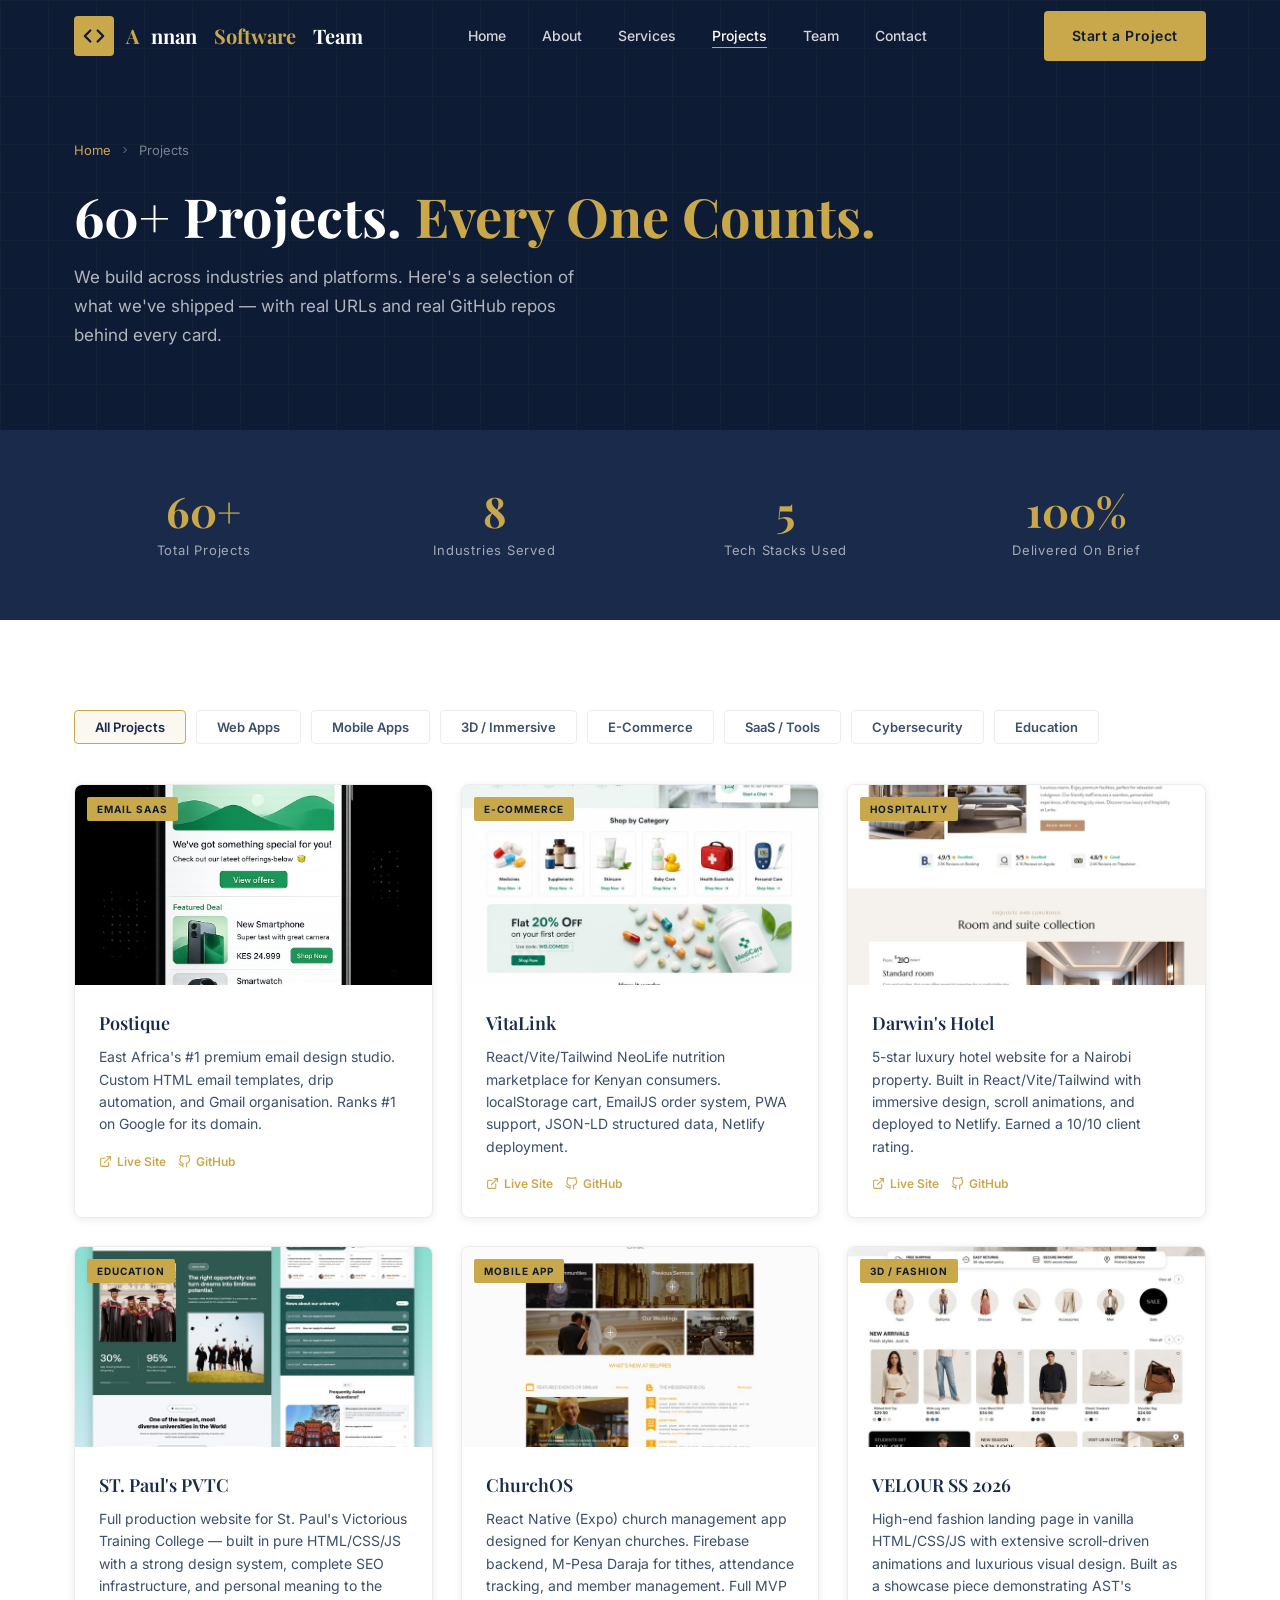
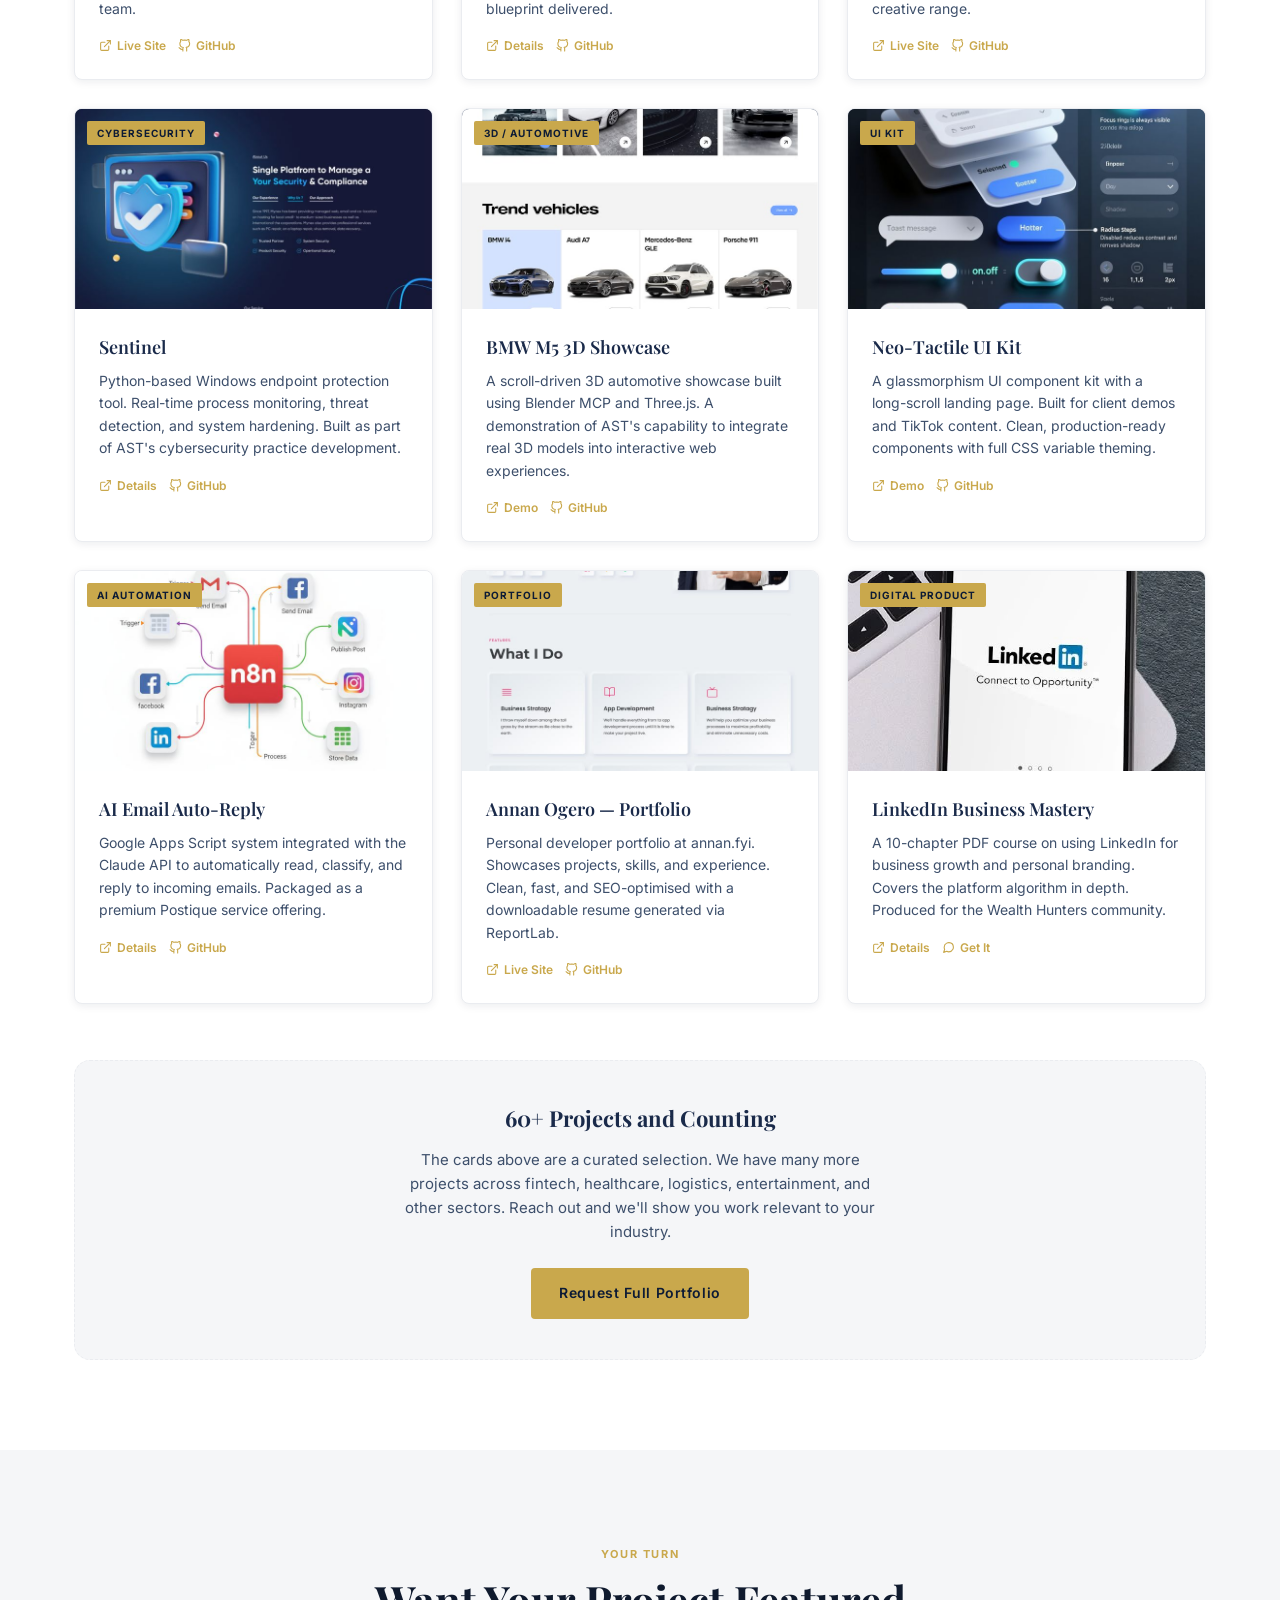
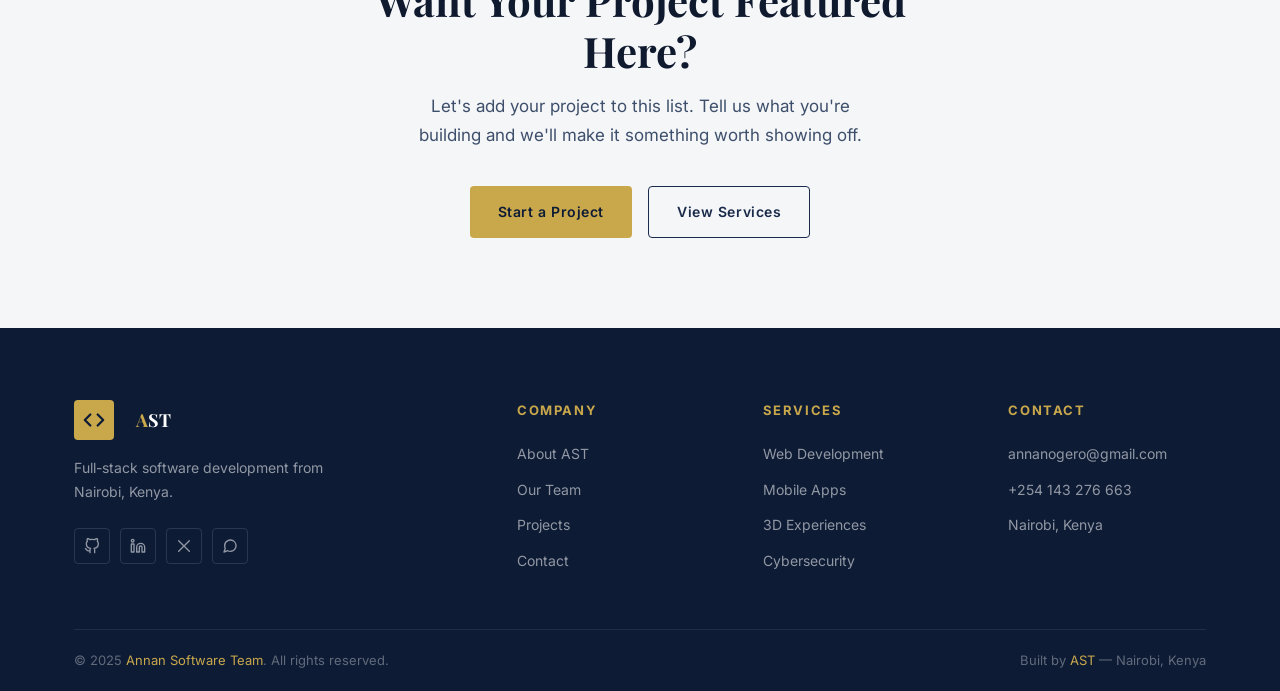
<file: pages/projects.html>
<!DOCTYPE html>
<html lang="en">
<head>
  <meta charset="UTF-8" />
  <meta name="viewport" content="width=device-width, initial-scale=1.0" />
  <title>Projects — Annan Software Team | 60+ Digital Products Built</title>
  <meta name="description" content="Explore 60+ projects built by Annan Software Team — web apps, mobile apps, 3D experiences, e-commerce platforms, cybersecurity tools, and more from Nairobi, Kenya." />
  <link rel="canonical" href="https://ast.dev/pages/projects.html" />
  <link rel="stylesheet" href="../css/style.css" />
</head>
<body>

<nav class="navbar" id="navbar" role="navigation" aria-label="Main navigation">
  <div class="container">
    <div class="nav-inner">
      <a href="../index.html" class="nav-logo" aria-label="AST Home">
        <div class="nav-logo-mark">
          <svg viewBox="0 0 24 24" fill="none" stroke="currentColor" stroke-width="2.5" stroke-linecap="round" stroke-linejoin="round" aria-hidden="true"><polyline points="16 18 22 12 16 6"></polyline><polyline points="8 6 2 12 8 18"></polyline></svg>
        </div>
        <span>A</span>nnan <span>&nbsp;Software&nbsp;</span> Team
      </a>
      <ul class="nav-links" role="list">
        <li><a href="../index.html">Home</a></li>
        <li><a href="about.html">About</a></li>
        <li><a href="services.html">Services</a></li>
        <li><a href="projects.html" class="active">Projects</a></li>
        <li><a href="team.html">Team</a></li>
        <li><a href="contact.html">Contact</a></li>
      </ul>
      <a href="contact.html" class="btn btn-gold nav-cta">Start a Project</a>
      <div class="nav-hamburger" id="hamburger" role="button" aria-label="Toggle menu" tabindex="0"><span></span><span></span><span></span></div>
    </div>
  </div>
</nav>
<nav class="mobile-nav" id="mobileNav" aria-label="Mobile navigation">
  <a href="../index.html">Home</a><a href="about.html">About</a><a href="services.html">Services</a><a href="projects.html" class="active">Projects</a><a href="team.html">Team</a><a href="contact.html">Contact</a>
  <a href="contact.html" class="btn btn-gold" style="margin-top:12px;justify-content:center;">Start a Project</a>
</nav>

<section class="page-hero">
  <div class="container">
    <div class="page-hero-content">
      <nav class="breadcrumb" aria-label="Breadcrumb">
        <a href="../index.html">Home</a>
        <svg viewBox="0 0 24 24" fill="none" stroke="currentColor" stroke-width="2" aria-hidden="true"><polyline points="9 18 15 12 9 6"></polyline></svg>
        <span>Projects</span>
      </nav>
      <h1>60+ Projects. <span>Every One Counts.</span></h1>
      <p>We build across industries and platforms. Here's a selection of what we've shipped — with real URLs and real GitHub repos behind every card.</p>
    </div>
  </div>
</section>

<!-- STATS BAND -->
<div class="stats-band" role="region" aria-label="Project statistics">
  <div class="container">
    <div class="stats-band-grid">
      <div style="text-align:center;">
        <div class="stat-item-num" data-target="60" data-suffix="+">0+</div>
        <div class="stat-item-label">Total Projects</div>
      </div>
      <div style="text-align:center;">
        <div class="stat-item-num" data-target="8" data-suffix="">0</div>
        <div class="stat-item-label">Industries Served</div>
      </div>
      <div style="text-align:center;">
        <div class="stat-item-num" data-target="5" data-suffix="">0</div>
        <div class="stat-item-label">Tech Stacks Used</div>
      </div>
      <div style="text-align:center;">
        <div class="stat-item-num" data-target="100" data-suffix="%">0%</div>
        <div class="stat-item-label">Delivered On Brief</div>
      </div>
    </div>
  </div>
</div>

<!-- PROJECTS SECTION -->
<section class="section">
  <div class="container">

    <!-- Filter Bar -->
    <div class="filter-bar" role="group" aria-label="Filter projects by category">
      <button class="filter-btn active" data-filter="all">All Projects</button>
      <button class="filter-btn" data-filter="web">Web Apps</button>
      <button class="filter-btn" data-filter="mobile">Mobile Apps</button>
      <button class="filter-btn" data-filter="3d">3D / Immersive</button>
      <button class="filter-btn" data-filter="ecommerce">E-Commerce</button>
      <button class="filter-btn" data-filter="saas">SaaS / Tools</button>
      <button class="filter-btn" data-filter="security">Cybersecurity</button>
      <button class="filter-btn" data-filter="education">Education</button>
    </div>

    <!-- Projects Grid -->
    <div class="projects-grid" id="projectsGrid">

      <article class="project-card fade-up" data-category="saas">
        <div class="project-thumb">
          <img src="../images/project-postique.jpg" alt="Postique email design studio" loading="lazy" />
          <span class="project-badge">Email SaaS</span>
        </div>
        <div class="project-body">
          <h3>Postique</h3>
          <p>East Africa's #1 premium email design studio. Custom HTML email templates, drip automation, and Gmail organisation. Ranks #1 on Google for its domain.</p>
          <div class="project-links">
            <a href="https://postique.fyi" class="project-link" target="_blank" rel="noopener noreferrer"><svg viewBox="0 0 24 24" fill="none" stroke="currentColor" stroke-width="2" stroke-linecap="round" stroke-linejoin="round" aria-hidden="true"><path d="M18 13v6a2 2 0 0 1-2 2H5a2 2 0 0 1-2-2V8a2 2 0 0 1 2-2h6"></path><polyline points="15 3 21 3 21 9"></polyline><line x1="10" y1="14" x2="21" y2="3"></line></svg>Live Site</a>
            <a href="https://github.com/Annan-Ogero" class="project-link" target="_blank" rel="noopener noreferrer"><svg viewBox="0 0 24 24" fill="none" stroke="currentColor" stroke-width="2" stroke-linecap="round" stroke-linejoin="round" aria-hidden="true"><path d="M9 19c-5 1.5-5-2.5-7-3m14 6v-3.87a3.37 3.37 0 0 0-.94-2.61c3.14-.35 6.44-1.54 6.44-7A5.44 5.44 0 0 0 20 4.77 5.07 5.07 0 0 0 19.91 1S18.73.65 16 2.48a13.38 13.38 0 0 0-7 0C6.27.65 5.09 1 5.09 1A5.07 5.07 0 0 0 5 4.77a5.44 5.44 0 0 0-1.5 3.78c0 5.42 3.3 6.61 6.44 7A3.37 3.37 0 0 0 9 18.13V22"></path></svg>GitHub</a>
          </div>
        </div>
      </article>

      <article class="project-card fade-up" data-category="ecommerce">
        <div class="project-thumb">
          <img src="../images/project-vitalink.jpg" alt="VitaLink NeoLife marketplace" loading="lazy" />
          <span class="project-badge">E-Commerce</span>
        </div>
        <div class="project-body">
          <h3>VitaLink</h3>
          <p>React/Vite/Tailwind NeoLife nutrition marketplace for Kenyan consumers. localStorage cart, EmailJS order system, PWA support, JSON-LD structured data, Netlify deployment.</p>
          <div class="project-links">
            <a href="https://vitalink.fyi" class="project-link" target="_blank" rel="noopener noreferrer"><svg viewBox="0 0 24 24" fill="none" stroke="currentColor" stroke-width="2" stroke-linecap="round" stroke-linejoin="round" aria-hidden="true"><path d="M18 13v6a2 2 0 0 1-2 2H5a2 2 0 0 1-2-2V8a2 2 0 0 1 2-2h6"></path><polyline points="15 3 21 3 21 9"></polyline><line x1="10" y1="14" x2="21" y2="3"></line></svg>Live Site</a>
            <a href="https://github.com/Annan-Ogero" class="project-link" target="_blank" rel="noopener noreferrer"><svg viewBox="0 0 24 24" fill="none" stroke="currentColor" stroke-width="2" stroke-linecap="round" stroke-linejoin="round" aria-hidden="true"><path d="M9 19c-5 1.5-5-2.5-7-3m14 6v-3.87a3.37 3.37 0 0 0-.94-2.61c3.14-.35 6.44-1.54 6.44-7A5.44 5.44 0 0 0 20 4.77 5.07 5.07 0 0 0 19.91 1S18.73.65 16 2.48a13.38 13.38 0 0 0-7 0C6.27.65 5.09 1 5.09 1A5.07 5.07 0 0 0 5 4.77a5.44 5.44 0 0 0-1.5 3.78c0 5.42 3.3 6.61 6.44 7A3.37 3.37 0 0 0 9 18.13V22"></path></svg>GitHub</a>
          </div>
        </div>
      </article>

      <article class="project-card fade-up" data-category="web">
        <div class="project-thumb">
          <img src="../images/project-darwin.jpg" alt="Darwin's Hotel luxury website" loading="lazy" />
          <span class="project-badge">Hospitality</span>
        </div>
        <div class="project-body">
          <h3>Darwin's Hotel</h3>
          <p>5-star luxury hotel website for a Nairobi property. Built in React/Vite/Tailwind with immersive design, scroll animations, and deployed to Netlify. Earned a 10/10 client rating.</p>
          <div class="project-links">
            <a href="#" class="project-link"><svg viewBox="0 0 24 24" fill="none" stroke="currentColor" stroke-width="2" stroke-linecap="round" stroke-linejoin="round" aria-hidden="true"><path d="M18 13v6a2 2 0 0 1-2 2H5a2 2 0 0 1-2-2V8a2 2 0 0 1 2-2h6"></path><polyline points="15 3 21 3 21 9"></polyline><line x1="10" y1="14" x2="21" y2="3"></line></svg>Live Site</a>
            <a href="https://github.com/Annan-Ogero" class="project-link" target="_blank" rel="noopener noreferrer"><svg viewBox="0 0 24 24" fill="none" stroke="currentColor" stroke-width="2" stroke-linecap="round" stroke-linejoin="round" aria-hidden="true"><path d="M9 19c-5 1.5-5-2.5-7-3m14 6v-3.87a3.37 3.37 0 0 0-.94-2.61c3.14-.35 6.44-1.54 6.44-7A5.44 5.44 0 0 0 20 4.77 5.07 5.07 0 0 0 19.91 1S18.73.65 16 2.48a13.38 13.38 0 0 0-7 0C6.27.65 5.09 1 5.09 1A5.07 5.07 0 0 0 5 4.77a5.44 5.44 0 0 0-1.5 3.78c0 5.42 3.3 6.61 6.44 7A3.37 3.37 0 0 0 9 18.13V22"></path></svg>GitHub</a>
          </div>
        </div>
      </article>

      <article class="project-card fade-up" data-category="education">
        <div class="project-thumb">
          <img src="../images/project-stpvtc.jpg" alt="St. Paul's Victorious Training College website" loading="lazy" />
          <span class="project-badge">Education</span>
        </div>
        <div class="project-body">
          <h3>ST. Paul's PVTC</h3>
          <p>Full production website for St. Paul's Victorious Training College — built in pure HTML/CSS/JS with a strong design system, complete SEO infrastructure, and personal meaning to the team.</p>
          <div class="project-links">
            <a href="#" class="project-link"><svg viewBox="0 0 24 24" fill="none" stroke="currentColor" stroke-width="2" stroke-linecap="round" stroke-linejoin="round" aria-hidden="true"><path d="M18 13v6a2 2 0 0 1-2 2H5a2 2 0 0 1-2-2V8a2 2 0 0 1 2-2h6"></path><polyline points="15 3 21 3 21 9"></polyline><line x1="10" y1="14" x2="21" y2="3"></line></svg>Live Site</a>
            <a href="https://github.com/Annan-Ogero" class="project-link" target="_blank" rel="noopener noreferrer"><svg viewBox="0 0 24 24" fill="none" stroke="currentColor" stroke-width="2" stroke-linecap="round" stroke-linejoin="round" aria-hidden="true"><path d="M9 19c-5 1.5-5-2.5-7-3m14 6v-3.87a3.37 3.37 0 0 0-.94-2.61c3.14-.35 6.44-1.54 6.44-7A5.44 5.44 0 0 0 20 4.77 5.07 5.07 0 0 0 19.91 1S18.73.65 16 2.48a13.38 13.38 0 0 0-7 0C6.27.65 5.09 1 5.09 1A5.07 5.07 0 0 0 5 4.77a5.44 5.44 0 0 0-1.5 3.78c0 5.42 3.3 6.61 6.44 7A3.37 3.37 0 0 0 9 18.13V22"></path></svg>GitHub</a>
          </div>
        </div>
      </article>

      <article class="project-card fade-up" data-category="mobile">
        <div class="project-thumb">
          <img src="../images/project-churchos.jpg" alt="ChurchOS church management app" loading="lazy" />
          <span class="project-badge">Mobile App</span>
        </div>
        <div class="project-body">
          <h3>ChurchOS</h3>
          <p>React Native (Expo) church management app designed for Kenyan churches. Firebase backend, M-Pesa Daraja for tithes, attendance tracking, and member management. Full MVP blueprint delivered.</p>
          <div class="project-links">
            <a href="#" class="project-link"><svg viewBox="0 0 24 24" fill="none" stroke="currentColor" stroke-width="2" stroke-linecap="round" stroke-linejoin="round" aria-hidden="true"><path d="M18 13v6a2 2 0 0 1-2 2H5a2 2 0 0 1-2-2V8a2 2 0 0 1 2-2h6"></path><polyline points="15 3 21 3 21 9"></polyline><line x1="10" y1="14" x2="21" y2="3"></line></svg>Details</a>
            <a href="https://github.com/Annan-Ogero" class="project-link" target="_blank" rel="noopener noreferrer"><svg viewBox="0 0 24 24" fill="none" stroke="currentColor" stroke-width="2" stroke-linecap="round" stroke-linejoin="round" aria-hidden="true"><path d="M9 19c-5 1.5-5-2.5-7-3m14 6v-3.87a3.37 3.37 0 0 0-.94-2.61c3.14-.35 6.44-1.54 6.44-7A5.44 5.44 0 0 0 20 4.77 5.07 5.07 0 0 0 19.91 1S18.73.65 16 2.48a13.38 13.38 0 0 0-7 0C6.27.65 5.09 1 5.09 1A5.07 5.07 0 0 0 5 4.77a5.44 5.44 0 0 0-1.5 3.78c0 5.42 3.3 6.61 6.44 7A3.37 3.37 0 0 0 9 18.13V22"></path></svg>GitHub</a>
          </div>
        </div>
      </article>

      <article class="project-card fade-up" data-category="3d">
        <div class="project-thumb">
          <img src="../images/project-velour.jpg" alt="VELOUR SS 2026 fashion landing page" loading="lazy" />
          <span class="project-badge">3D / Fashion</span>
        </div>
        <div class="project-body">
          <h3>VELOUR SS 2026</h3>
          <p>High-end fashion landing page in vanilla HTML/CSS/JS with extensive scroll-driven animations and luxurious visual design. Built as a showcase piece demonstrating AST's creative range.</p>
          <div class="project-links">
            <a href="#" class="project-link"><svg viewBox="0 0 24 24" fill="none" stroke="currentColor" stroke-width="2" stroke-linecap="round" stroke-linejoin="round" aria-hidden="true"><path d="M18 13v6a2 2 0 0 1-2 2H5a2 2 0 0 1-2-2V8a2 2 0 0 1 2-2h6"></path><polyline points="15 3 21 3 21 9"></polyline><line x1="10" y1="14" x2="21" y2="3"></line></svg>Live Site</a>
            <a href="https://github.com/Annan-Ogero" class="project-link" target="_blank" rel="noopener noreferrer"><svg viewBox="0 0 24 24" fill="none" stroke="currentColor" stroke-width="2" stroke-linecap="round" stroke-linejoin="round" aria-hidden="true"><path d="M9 19c-5 1.5-5-2.5-7-3m14 6v-3.87a3.37 3.37 0 0 0-.94-2.61c3.14-.35 6.44-1.54 6.44-7A5.44 5.44 0 0 0 20 4.77 5.07 5.07 0 0 0 19.91 1S18.73.65 16 2.48a13.38 13.38 0 0 0-7 0C6.27.65 5.09 1 5.09 1A5.07 5.07 0 0 0 5 4.77a5.44 5.44 0 0 0-1.5 3.78c0 5.42 3.3 6.61 6.44 7A3.37 3.37 0 0 0 9 18.13V22"></path></svg>GitHub</a>
          </div>
        </div>
      </article>

      <article class="project-card fade-up" data-category="security">
        <div class="project-thumb">
          <img src="../images/project-sentinel.jpg" alt="Sentinel endpoint protection tool" loading="lazy" />
          <span class="project-badge">Cybersecurity</span>
        </div>
        <div class="project-body">
          <h3>Sentinel</h3>
          <p>Python-based Windows endpoint protection tool. Real-time process monitoring, threat detection, and system hardening. Built as part of AST's cybersecurity practice development.</p>
          <div class="project-links">
            <a href="#" class="project-link"><svg viewBox="0 0 24 24" fill="none" stroke="currentColor" stroke-width="2" stroke-linecap="round" stroke-linejoin="round" aria-hidden="true"><path d="M18 13v6a2 2 0 0 1-2 2H5a2 2 0 0 1-2-2V8a2 2 0 0 1 2-2h6"></path><polyline points="15 3 21 3 21 9"></polyline><line x1="10" y1="14" x2="21" y2="3"></line></svg>Details</a>
            <a href="https://github.com/Annan-Ogero" class="project-link" target="_blank" rel="noopener noreferrer"><svg viewBox="0 0 24 24" fill="none" stroke="currentColor" stroke-width="2" stroke-linecap="round" stroke-linejoin="round" aria-hidden="true"><path d="M9 19c-5 1.5-5-2.5-7-3m14 6v-3.87a3.37 3.37 0 0 0-.94-2.61c3.14-.35 6.44-1.54 6.44-7A5.44 5.44 0 0 0 20 4.77 5.07 5.07 0 0 0 19.91 1S18.73.65 16 2.48a13.38 13.38 0 0 0-7 0C6.27.65 5.09 1 5.09 1A5.07 5.07 0 0 0 5 4.77a5.44 5.44 0 0 0-1.5 3.78c0 5.42 3.3 6.61 6.44 7A3.37 3.37 0 0 0 9 18.13V22"></path></svg>GitHub</a>
          </div>
        </div>
      </article>

      <article class="project-card fade-up" data-category="3d">
        <div class="project-thumb">
          <img src="../images/project-bmw.jpg" alt="BMW M5 3D scroll showcase" loading="lazy" />
          <span class="project-badge">3D / Automotive</span>
        </div>
        <div class="project-body">
          <h3>BMW M5 3D Showcase</h3>
          <p>A scroll-driven 3D automotive showcase built using Blender MCP and Three.js. A demonstration of AST's capability to integrate real 3D models into interactive web experiences.</p>
          <div class="project-links">
            <a href="#" class="project-link"><svg viewBox="0 0 24 24" fill="none" stroke="currentColor" stroke-width="2" stroke-linecap="round" stroke-linejoin="round" aria-hidden="true"><path d="M18 13v6a2 2 0 0 1-2 2H5a2 2 0 0 1-2-2V8a2 2 0 0 1 2-2h6"></path><polyline points="15 3 21 3 21 9"></polyline><line x1="10" y1="14" x2="21" y2="3"></line></svg>Demo</a>
            <a href="https://github.com/Annan-Ogero" class="project-link" target="_blank" rel="noopener noreferrer"><svg viewBox="0 0 24 24" fill="none" stroke="currentColor" stroke-width="2" stroke-linecap="round" stroke-linejoin="round" aria-hidden="true"><path d="M9 19c-5 1.5-5-2.5-7-3m14 6v-3.87a3.37 3.37 0 0 0-.94-2.61c3.14-.35 6.44-1.54 6.44-7A5.44 5.44 0 0 0 20 4.77 5.07 5.07 0 0 0 19.91 1S18.73.65 16 2.48a13.38 13.38 0 0 0-7 0C6.27.65 5.09 1 5.09 1A5.07 5.07 0 0 0 5 4.77a5.44 5.44 0 0 0-1.5 3.78c0 5.42 3.3 6.61 6.44 7A3.37 3.37 0 0 0 9 18.13V22"></path></svg>GitHub</a>
          </div>
        </div>
      </article>

      <article class="project-card fade-up" data-category="web">
        <div class="project-thumb">
          <img src="../images/project-neotactile.jpg" alt="Neo-Tactile glassmorphism UI kit" loading="lazy" />
          <span class="project-badge">UI Kit</span>
        </div>
        <div class="project-body">
          <h3>Neo-Tactile UI Kit</h3>
          <p>A glassmorphism UI component kit with a long-scroll landing page. Built for client demos and TikTok content. Clean, production-ready components with full CSS variable theming.</p>
          <div class="project-links">
            <a href="#" class="project-link"><svg viewBox="0 0 24 24" fill="none" stroke="currentColor" stroke-width="2" stroke-linecap="round" stroke-linejoin="round" aria-hidden="true"><path d="M18 13v6a2 2 0 0 1-2 2H5a2 2 0 0 1-2-2V8a2 2 0 0 1 2-2h6"></path><polyline points="15 3 21 3 21 9"></polyline><line x1="10" y1="14" x2="21" y2="3"></line></svg>Demo</a>
            <a href="https://github.com/Annan-Ogero" class="project-link" target="_blank" rel="noopener noreferrer"><svg viewBox="0 0 24 24" fill="none" stroke="currentColor" stroke-width="2" stroke-linecap="round" stroke-linejoin="round" aria-hidden="true"><path d="M9 19c-5 1.5-5-2.5-7-3m14 6v-3.87a3.37 3.37 0 0 0-.94-2.61c3.14-.35 6.44-1.54 6.44-7A5.44 5.44 0 0 0 20 4.77 5.07 5.07 0 0 0 19.91 1S18.73.65 16 2.48a13.38 13.38 0 0 0-7 0C6.27.65 5.09 1 5.09 1A5.07 5.07 0 0 0 5 4.77a5.44 5.44 0 0 0-1.5 3.78c0 5.42 3.3 6.61 6.44 7A3.37 3.37 0 0 0 9 18.13V22"></path></svg>GitHub</a>
          </div>
        </div>
      </article>

      <article class="project-card fade-up" data-category="saas">
        <div class="project-thumb">
          <img src="../images/project-emailai.jpg" alt="AI Email Auto-Reply System" loading="lazy" />
          <span class="project-badge">AI Automation</span>
        </div>
        <div class="project-body">
          <h3>AI Email Auto-Reply</h3>
          <p>Google Apps Script system integrated with the Claude API to automatically read, classify, and reply to incoming emails. Packaged as a premium Postique service offering.</p>
          <div class="project-links">
            <a href="#" class="project-link"><svg viewBox="0 0 24 24" fill="none" stroke="currentColor" stroke-width="2" stroke-linecap="round" stroke-linejoin="round" aria-hidden="true"><path d="M18 13v6a2 2 0 0 1-2 2H5a2 2 0 0 1-2-2V8a2 2 0 0 1 2-2h6"></path><polyline points="15 3 21 3 21 9"></polyline><line x1="10" y1="14" x2="21" y2="3"></line></svg>Details</a>
            <a href="https://github.com/Annan-Ogero" class="project-link" target="_blank" rel="noopener noreferrer"><svg viewBox="0 0 24 24" fill="none" stroke="currentColor" stroke-width="2" stroke-linecap="round" stroke-linejoin="round" aria-hidden="true"><path d="M9 19c-5 1.5-5-2.5-7-3m14 6v-3.87a3.37 3.37 0 0 0-.94-2.61c3.14-.35 6.44-1.54 6.44-7A5.44 5.44 0 0 0 20 4.77 5.07 5.07 0 0 0 19.91 1S18.73.65 16 2.48a13.38 13.38 0 0 0-7 0C6.27.65 5.09 1 5.09 1A5.07 5.07 0 0 0 5 4.77a5.44 5.44 0 0 0-1.5 3.78c0 5.42 3.3 6.61 6.44 7A3.37 3.37 0 0 0 9 18.13V22"></path></svg>GitHub</a>
          </div>
        </div>
      </article>

      <article class="project-card fade-up" data-category="web">
        <div class="project-thumb">
          <img src="../images/project-portfolio.jpg" alt="Annan Ogero personal portfolio" loading="lazy" />
          <span class="project-badge">Portfolio</span>
        </div>
        <div class="project-body">
          <h3>Annan Ogero — Portfolio</h3>
          <p>Personal developer portfolio at annan.fyi. Showcases projects, skills, and experience. Clean, fast, and SEO-optimised with a downloadable resume generated via ReportLab.</p>
          <div class="project-links">
            <a href="https://annan.fyi" class="project-link" target="_blank" rel="noopener noreferrer"><svg viewBox="0 0 24 24" fill="none" stroke="currentColor" stroke-width="2" stroke-linecap="round" stroke-linejoin="round" aria-hidden="true"><path d="M18 13v6a2 2 0 0 1-2 2H5a2 2 0 0 1-2-2V8a2 2 0 0 1 2-2h6"></path><polyline points="15 3 21 3 21 9"></polyline><line x1="10" y1="14" x2="21" y2="3"></line></svg>Live Site</a>
            <a href="https://github.com/Annan-Ogero" class="project-link" target="_blank" rel="noopener noreferrer"><svg viewBox="0 0 24 24" fill="none" stroke="currentColor" stroke-width="2" stroke-linecap="round" stroke-linejoin="round" aria-hidden="true"><path d="M9 19c-5 1.5-5-2.5-7-3m14 6v-3.87a3.37 3.37 0 0 0-.94-2.61c3.14-.35 6.44-1.54 6.44-7A5.44 5.44 0 0 0 20 4.77 5.07 5.07 0 0 0 19.91 1S18.73.65 16 2.48a13.38 13.38 0 0 0-7 0C6.27.65 5.09 1 5.09 1A5.07 5.07 0 0 0 5 4.77a5.44 5.44 0 0 0-1.5 3.78c0 5.42 3.3 6.61 6.44 7A3.37 3.37 0 0 0 9 18.13V22"></path></svg>GitHub</a>
          </div>
        </div>
      </article>

      <article class="project-card fade-up" data-category="saas">
        <div class="project-thumb">
          <img src="../images/project-linkedin.jpg" alt="LinkedIn Business Mastery course" loading="lazy" />
          <span class="project-badge">Digital Product</span>
        </div>
        <div class="project-body">
          <h3>LinkedIn Business Mastery</h3>
          <p>A 10-chapter PDF course on using LinkedIn for business growth and personal branding. Covers the platform algorithm in depth. Produced for the Wealth Hunters community.</p>
          <div class="project-links">
            <a href="#" class="project-link"><svg viewBox="0 0 24 24" fill="none" stroke="currentColor" stroke-width="2" stroke-linecap="round" stroke-linejoin="round" aria-hidden="true"><path d="M18 13v6a2 2 0 0 1-2 2H5a2 2 0 0 1-2-2V8a2 2 0 0 1 2-2h6"></path><polyline points="15 3 21 3 21 9"></polyline><line x1="10" y1="14" x2="21" y2="3"></line></svg>Details</a>
            <a href="https://wa.me/message/4F25T6F3THPNM1" class="project-link" target="_blank" rel="noopener noreferrer"><svg viewBox="0 0 24 24" fill="none" stroke="currentColor" stroke-width="2" stroke-linecap="round" stroke-linejoin="round" aria-hidden="true"><path d="M21 11.5a8.38 8.38 0 0 1-.9 3.8 8.5 8.5 0 0 1-7.6 4.7 8.38 8.38 0 0 1-3.8-.9L3 21l1.9-5.7a8.38 8.38 0 0 1-.9-3.8 8.5 8.5 0 0 1 4.7-7.6 8.38 8.38 0 0 1 3.8-.9h.5a8.48 8.48 0 0 1 8 8v.5z"></path></svg>Get It</a>
          </div>
        </div>
      </article>

    </div>

    <!-- More Projects Note -->
    <div style="text-align:center; margin-top:56px; padding:40px; background:var(--off-white); border-radius:var(--radius-lg); border:1px dashed var(--light-grey);">
      <h3 style="font-family:var(--ff-display); font-size:22px; color:var(--navy); margin-bottom:12px;">60+ Projects and Counting</h3>
      <p style="color:var(--text-mid); font-size:15px; max-width:500px; margin:0 auto 24px;">The cards above are a curated selection. We have many more projects across fintech, healthcare, logistics, entertainment, and other sectors. Reach out and we'll show you work relevant to your industry.</p>
      <a href="contact.html" class="btn btn-gold">Request Full Portfolio</a>
    </div>

  </div>
</section>

<section class="cta-section">
  <div class="container">
    <span class="tag">Your Turn</span>
    <h2 class="section-title" style="max-width:580px; margin:0 auto 16px;">Want Your Project Featured Here?</h2>
    <p class="section-sub" style="max-width:480px; margin:0 auto 36px;">Let's add your project to this list. Tell us what you're building and we'll make it something worth showing off.</p>
    <div class="cta-actions">
      <a href="contact.html" class="btn btn-gold">Start a Project</a>
      <a href="services.html" class="btn btn-outline-navy">View Services</a>
    </div>
  </div>
</section>

<footer class="footer" role="contentinfo">
  <div class="container">
    <div class="footer-grid">
      <div class="footer-brand">
        <a href="../index.html" class="nav-logo" style="display:inline-flex;">
          <div class="nav-logo-mark"><svg viewBox="0 0 24 24" fill="none" stroke="currentColor" stroke-width="2.5" stroke-linecap="round" stroke-linejoin="round" aria-hidden="true"><polyline points="16 18 22 12 16 6"></polyline><polyline points="8 6 2 12 8 18"></polyline></svg></div>
          <span style="font-family:var(--ff-display); font-size:18px; font-weight:700; color:var(--white); margin-left:10px;"><span style="color:var(--gold);">A</span>ST</span>
        </a>
        <p>Full-stack software development from Nairobi, Kenya.</p>
        <div class="footer-socials">
          <a href="https://github.com/Annan-Ogero" class="footer-social" target="_blank" rel="noopener noreferrer" aria-label="GitHub"><svg viewBox="0 0 24 24" fill="none" stroke="currentColor" stroke-width="2" stroke-linecap="round" stroke-linejoin="round" aria-hidden="true"><path d="M9 19c-5 1.5-5-2.5-7-3m14 6v-3.87a3.37 3.37 0 0 0-.94-2.61c3.14-.35 6.44-1.54 6.44-7A5.44 5.44 0 0 0 20 4.77 5.07 5.07 0 0 0 19.91 1S18.73.65 16 2.48a13.38 13.38 0 0 0-7 0C6.27.65 5.09 1 5.09 1A5.07 5.07 0 0 0 5 4.77a5.44 5.44 0 0 0-1.5 3.78c0 5.42 3.3 6.61 6.44 7A3.37 3.37 0 0 0 9 18.13V22"></path></svg></a>
          <a href="https://www.linkedin.com/in/annan-ogero-3553473a7" class="footer-social" target="_blank" rel="noopener noreferrer" aria-label="LinkedIn"><svg viewBox="0 0 24 24" fill="none" stroke="currentColor" stroke-width="2" stroke-linecap="round" stroke-linejoin="round" aria-hidden="true"><path d="M16 8a6 6 0 0 1 6 6v7h-4v-7a2 2 0 0 0-2-2 2 2 0 0 0-2 2v7h-4v-7a6 6 0 0 1 6-6z"></path><rect x="2" y="9" width="4" height="12"></rect><circle cx="4" cy="4" r="2"></circle></svg></a>
          <a href="https://x.com/ogero9258" class="footer-social" target="_blank" rel="noopener noreferrer" aria-label="X"><svg viewBox="0 0 24 24" fill="none" stroke="currentColor" stroke-width="2" stroke-linecap="round" stroke-linejoin="round" aria-hidden="true"><path d="M4 4l16 16M4 20L20 4"/></svg></a>
          <a href="https://wa.me/message/4F25T6F3THPNM1" class="footer-social" target="_blank" rel="noopener noreferrer" aria-label="WhatsApp"><svg viewBox="0 0 24 24" fill="none" stroke="currentColor" stroke-width="2" stroke-linecap="round" stroke-linejoin="round" aria-hidden="true"><path d="M21 11.5a8.38 8.38 0 0 1-.9 3.8 8.5 8.5 0 0 1-7.6 4.7 8.38 8.38 0 0 1-3.8-.9L3 21l1.9-5.7a8.38 8.38 0 0 1-.9-3.8 8.5 8.5 0 0 1 4.7-7.6 8.38 8.38 0 0 1 3.8-.9h.5a8.48 8.48 0 0 1 8 8v.5z"></path></svg></a>
        </div>
      </div>
      <div class="footer-col"><h4>Company</h4><ul><li><a href="about.html">About AST</a></li><li><a href="team.html">Our Team</a></li><li><a href="projects.html">Projects</a></li><li><a href="contact.html">Contact</a></li></ul></div>
      <div class="footer-col"><h4>Services</h4><ul><li><a href="services.html">Web Development</a></li><li><a href="services.html">Mobile Apps</a></li><li><a href="services.html">3D Experiences</a></li><li><a href="services.html">Cybersecurity</a></li></ul></div>
      <div class="footer-col"><h4>Contact</h4><ul><li><a href="mailto:annanogero@gmail.com">annanogero@gmail.com</a></li><li><a href="https://wa.me/254143276663" target="_blank" rel="noopener noreferrer">+254 143 276 663</a></li><li><a href="#">Nairobi, Kenya</a></li></ul></div>
    </div>
    <div class="footer-bottom">
      <p>&copy; 2025 <span>Annan Software Team</span>. All rights reserved.</p>
      <p>Built by <span>AST</span> — Nairobi, Kenya</p>
    </div>
  </div>
</footer>

<script src="../js/main.js" defer></script>
</body>
</html>
</file>
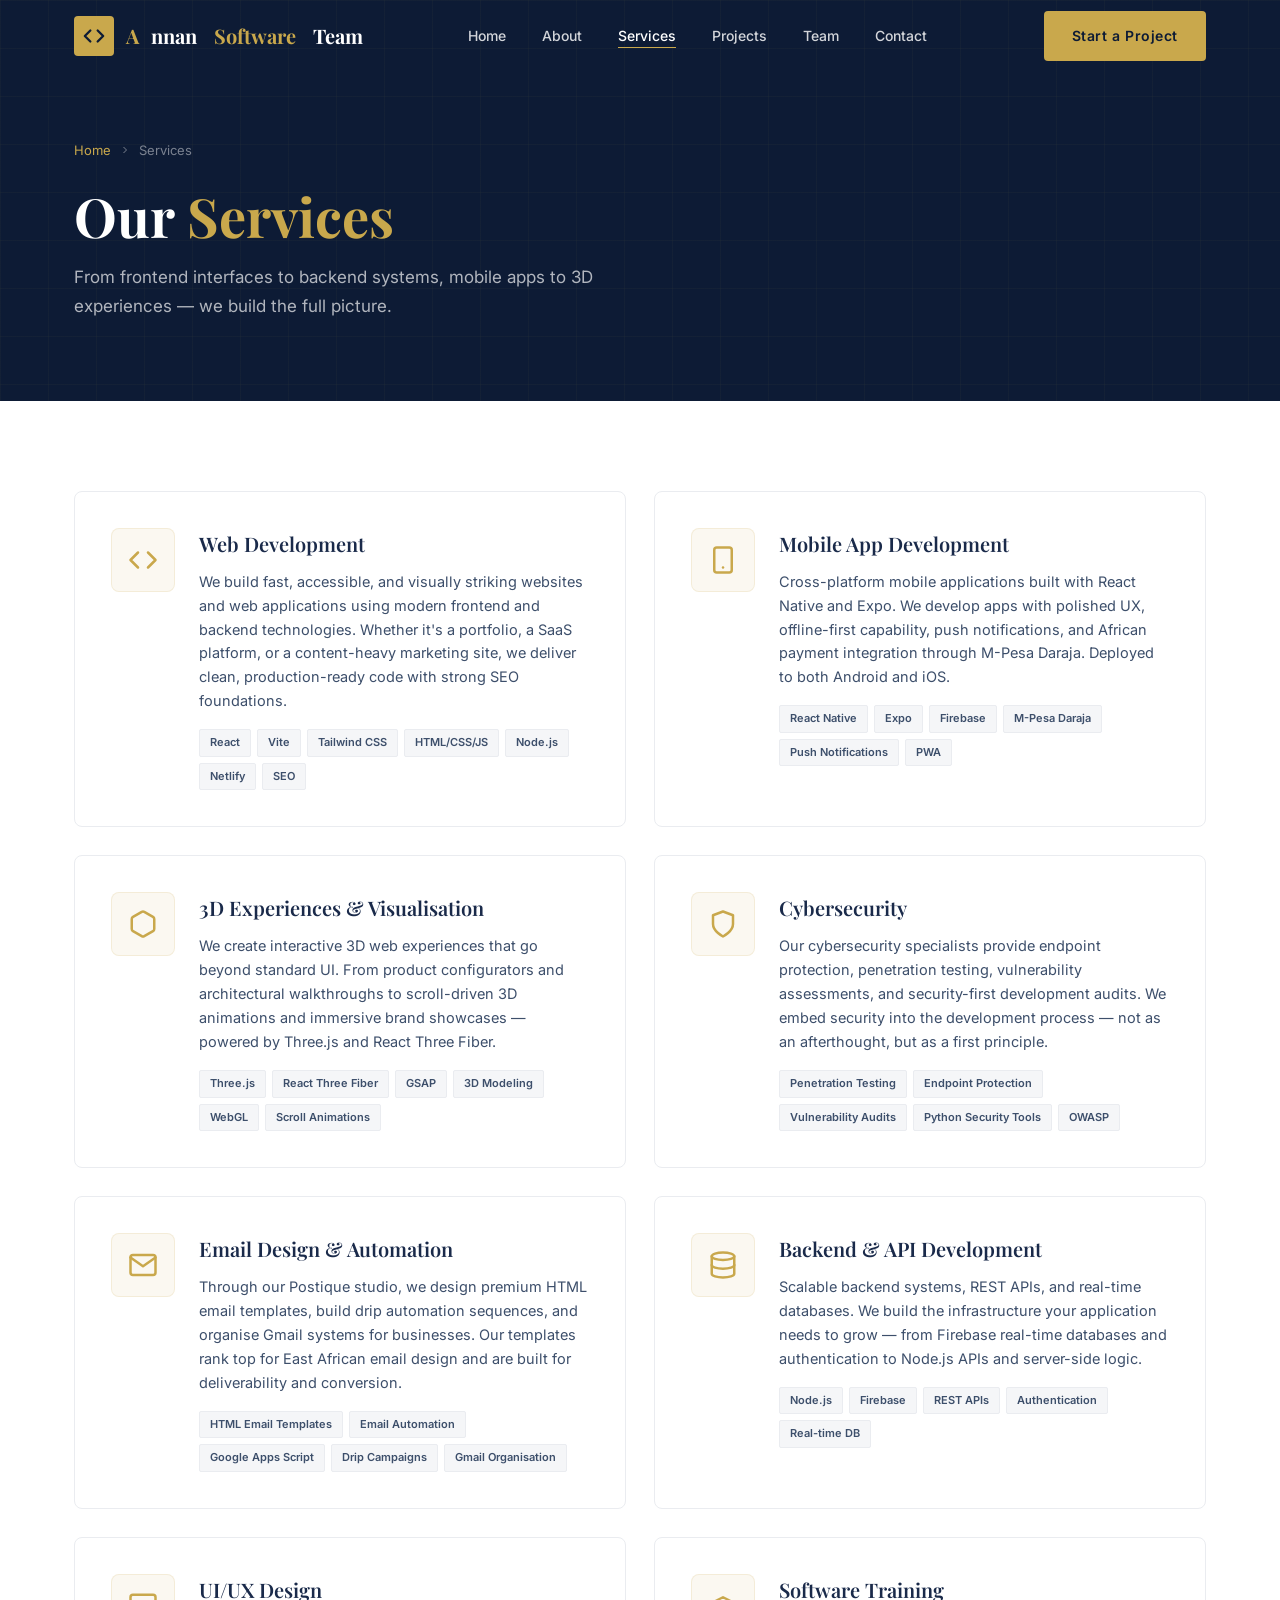
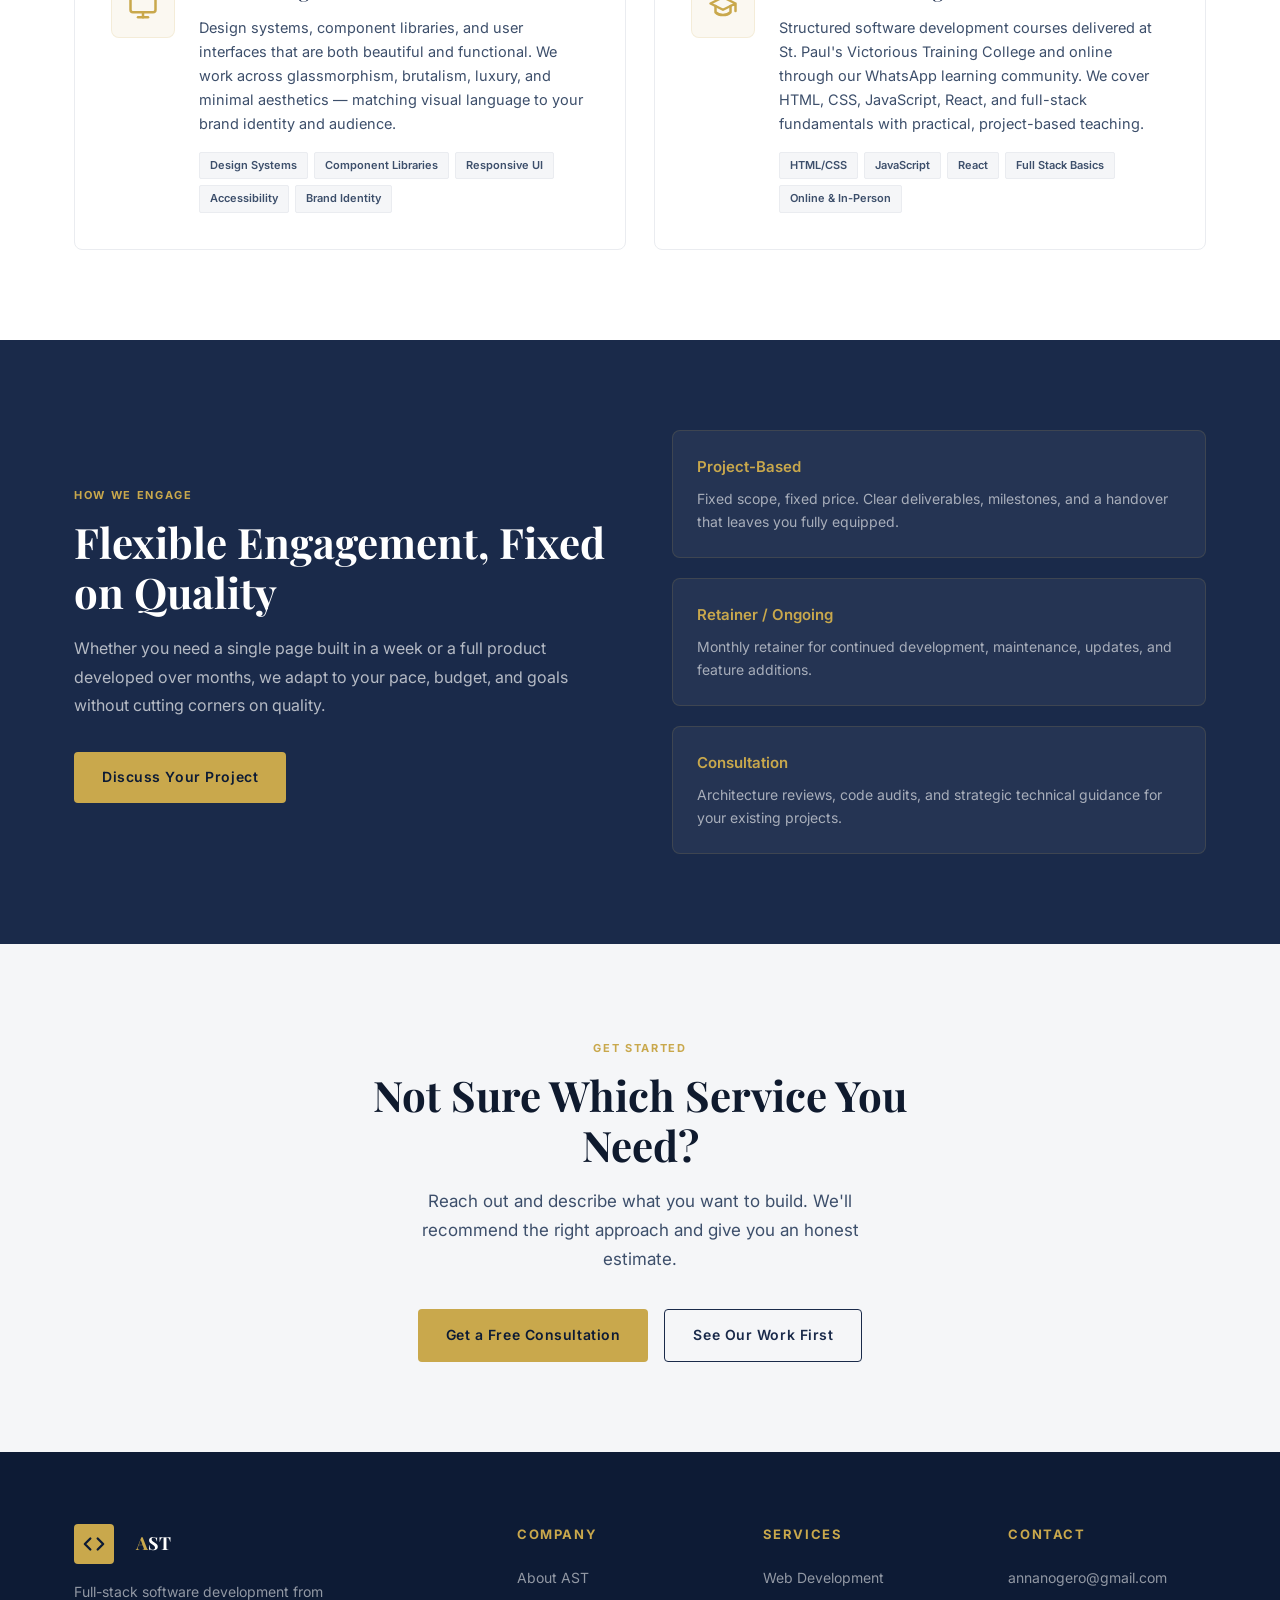
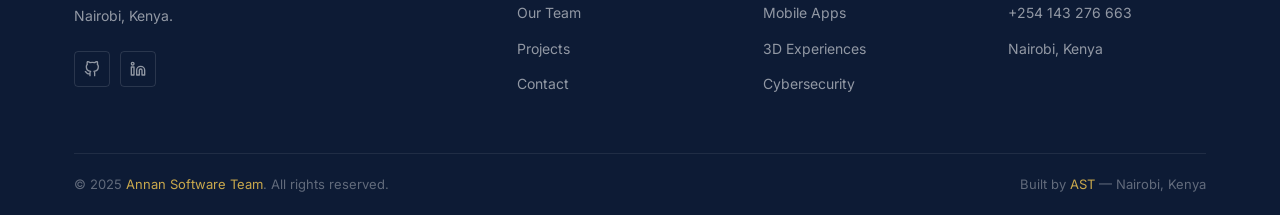
<file: pages/services.html>
<!DOCTYPE html>
<html lang="en">
<head>
  <meta charset="UTF-8" />
  <meta name="viewport" content="width=device-width, initial-scale=1.0" />
  <title>Services — Annan Software Team | Web, Mobile, 3D, Cybersecurity</title>
  <meta name="description" content="AST offers full-stack web development, mobile app development, Three.js 3D experiences, cybersecurity audits, email design via Postique, and software training at St. Paul's PVTC." />
  <link rel="canonical" href="https://ast.dev/pages/services.html" />
  <link rel="stylesheet" href="../css/style.css" />
</head>
<body>

<nav class="navbar" id="navbar" role="navigation" aria-label="Main navigation">
  <div class="container">
    <div class="nav-inner">
      <a href="../index.html" class="nav-logo" aria-label="AST Home">
        <div class="nav-logo-mark">
          <svg viewBox="0 0 24 24" fill="none" stroke="currentColor" stroke-width="2.5" stroke-linecap="round" stroke-linejoin="round" aria-hidden="true"><polyline points="16 18 22 12 16 6"></polyline><polyline points="8 6 2 12 8 18"></polyline></svg>
        </div>
        <span>A</span>nnan <span>&nbsp;Software&nbsp;</span> Team
      </a>
      <ul class="nav-links" role="list">
        <li><a href="../index.html">Home</a></li>
        <li><a href="about.html">About</a></li>
        <li><a href="services.html" class="active">Services</a></li>
        <li><a href="projects.html">Projects</a></li>
        <li><a href="team.html">Team</a></li>
        <li><a href="contact.html">Contact</a></li>
      </ul>
      <a href="contact.html" class="btn btn-gold nav-cta">Start a Project</a>
      <div class="nav-hamburger" id="hamburger" role="button" aria-label="Toggle menu" tabindex="0"><span></span><span></span><span></span></div>
    </div>
  </div>
</nav>
<nav class="mobile-nav" id="mobileNav" aria-label="Mobile navigation">
  <a href="../index.html">Home</a><a href="about.html">About</a><a href="services.html" class="active">Services</a><a href="projects.html">Projects</a><a href="team.html">Team</a><a href="contact.html">Contact</a>
  <a href="contact.html" class="btn btn-gold" style="margin-top:12px;justify-content:center;">Start a Project</a>
</nav>

<section class="page-hero">
  <div class="container">
    <div class="page-hero-content">
      <nav class="breadcrumb" aria-label="Breadcrumb">
        <a href="../index.html">Home</a>
        <svg viewBox="0 0 24 24" fill="none" stroke="currentColor" stroke-width="2" aria-hidden="true"><polyline points="9 18 15 12 9 6"></polyline></svg>
        <span>Services</span>
      </nav>
      <h1>Our <span>Services</span></h1>
      <p>From frontend interfaces to backend systems, mobile apps to 3D experiences — we build the full picture.</p>
    </div>
  </div>
</section>

<!-- SERVICES GRID -->
<section class="section">
  <div class="container">
    <div class="services-full-grid">

      <div class="service-full-card fade-up">
        <div class="service-icon-lg">
          <svg viewBox="0 0 24 24" fill="none" stroke="currentColor" stroke-width="2" stroke-linecap="round" stroke-linejoin="round" aria-hidden="true"><polyline points="16 18 22 12 16 6"></polyline><polyline points="8 6 2 12 8 18"></polyline></svg>
        </div>
        <div class="service-full-body">
          <h3>Web Development</h3>
          <p>We build fast, accessible, and visually striking websites and web applications using modern frontend and backend technologies. Whether it's a portfolio, a SaaS platform, or a content-heavy marketing site, we deliver clean, production-ready code with strong SEO foundations.</p>
          <div class="service-tags">
            <span class="service-tag">React</span>
            <span class="service-tag">Vite</span>
            <span class="service-tag">Tailwind CSS</span>
            <span class="service-tag">HTML/CSS/JS</span>
            <span class="service-tag">Node.js</span>
            <span class="service-tag">Netlify</span>
            <span class="service-tag">SEO</span>
          </div>
        </div>
      </div>

      <div class="service-full-card fade-up">
        <div class="service-icon-lg">
          <svg viewBox="0 0 24 24" fill="none" stroke="currentColor" stroke-width="2" stroke-linecap="round" stroke-linejoin="round" aria-hidden="true"><rect x="5" y="2" width="14" height="20" rx="2" ry="2"></rect><line x1="12" y1="18" x2="12.01" y2="18"></line></svg>
        </div>
        <div class="service-full-body">
          <h3>Mobile App Development</h3>
          <p>Cross-platform mobile applications built with React Native and Expo. We develop apps with polished UX, offline-first capability, push notifications, and African payment integration through M-Pesa Daraja. Deployed to both Android and iOS.</p>
          <div class="service-tags">
            <span class="service-tag">React Native</span>
            <span class="service-tag">Expo</span>
            <span class="service-tag">Firebase</span>
            <span class="service-tag">M-Pesa Daraja</span>
            <span class="service-tag">Push Notifications</span>
            <span class="service-tag">PWA</span>
          </div>
        </div>
      </div>

      <div class="service-full-card fade-up">
        <div class="service-icon-lg">
          <svg viewBox="0 0 24 24" fill="none" stroke="currentColor" stroke-width="2" stroke-linecap="round" stroke-linejoin="round" aria-hidden="true"><path d="M21 16V8a2 2 0 0 0-1-1.73l-7-4a2 2 0 0 0-2 0l-7 4A2 2 0 0 0 3 8v8a2 2 0 0 0 1 1.73l7 4a2 2 0 0 0 2 0l7-4A2 2 0 0 0 21 16z"></path></svg>
        </div>
        <div class="service-full-body">
          <h3>3D Experiences & Visualisation</h3>
          <p>We create interactive 3D web experiences that go beyond standard UI. From product configurators and architectural walkthroughs to scroll-driven 3D animations and immersive brand showcases — powered by Three.js and React Three Fiber.</p>
          <div class="service-tags">
            <span class="service-tag">Three.js</span>
            <span class="service-tag">React Three Fiber</span>
            <span class="service-tag">GSAP</span>
            <span class="service-tag">3D Modeling</span>
            <span class="service-tag">WebGL</span>
            <span class="service-tag">Scroll Animations</span>
          </div>
        </div>
      </div>

      <div class="service-full-card fade-up">
        <div class="service-icon-lg">
          <svg viewBox="0 0 24 24" fill="none" stroke="currentColor" stroke-width="2" stroke-linecap="round" stroke-linejoin="round" aria-hidden="true"><path d="M12 22s8-4 8-10V5l-8-3-8 3v7c0 6 8 10 8 10z"></path></svg>
        </div>
        <div class="service-full-body">
          <h3>Cybersecurity</h3>
          <p>Our cybersecurity specialists provide endpoint protection, penetration testing, vulnerability assessments, and security-first development audits. We embed security into the development process — not as an afterthought, but as a first principle.</p>
          <div class="service-tags">
            <span class="service-tag">Penetration Testing</span>
            <span class="service-tag">Endpoint Protection</span>
            <span class="service-tag">Vulnerability Audits</span>
            <span class="service-tag">Python Security Tools</span>
            <span class="service-tag">OWASP</span>
          </div>
        </div>
      </div>

      <div class="service-full-card fade-up">
        <div class="service-icon-lg">
          <svg viewBox="0 0 24 24" fill="none" stroke="currentColor" stroke-width="2" stroke-linecap="round" stroke-linejoin="round" aria-hidden="true"><path d="M4 4h16c1.1 0 2 .9 2 2v12c0 1.1-.9 2-2 2H4c-1.1 0-2-.9-2-2V6c0-1.1.9-2 2-2z"></path><polyline points="22,6 12,13 2,6"></polyline></svg>
        </div>
        <div class="service-full-body">
          <h3>Email Design & Automation</h3>
          <p>Through our Postique studio, we design premium HTML email templates, build drip automation sequences, and organise Gmail systems for businesses. Our templates rank top for East African email design and are built for deliverability and conversion.</p>
          <div class="service-tags">
            <span class="service-tag">HTML Email Templates</span>
            <span class="service-tag">Email Automation</span>
            <span class="service-tag">Google Apps Script</span>
            <span class="service-tag">Drip Campaigns</span>
            <span class="service-tag">Gmail Organisation</span>
          </div>
        </div>
      </div>

      <div class="service-full-card fade-up">
        <div class="service-icon-lg">
          <svg viewBox="0 0 24 24" fill="none" stroke="currentColor" stroke-width="2" stroke-linecap="round" stroke-linejoin="round" aria-hidden="true"><ellipse cx="12" cy="5" rx="9" ry="3"></ellipse><path d="M21 12c0 1.66-4 3-9 3s-9-1.34-9-3"></path><path d="M3 5v14c0 1.66 4 3 9 3s9-1.34 9-3V5"></path></svg>
        </div>
        <div class="service-full-body">
          <h3>Backend & API Development</h3>
          <p>Scalable backend systems, REST APIs, and real-time databases. We build the infrastructure your application needs to grow — from Firebase real-time databases and authentication to Node.js APIs and server-side logic.</p>
          <div class="service-tags">
            <span class="service-tag">Node.js</span>
            <span class="service-tag">Firebase</span>
            <span class="service-tag">REST APIs</span>
            <span class="service-tag">Authentication</span>
            <span class="service-tag">Real-time DB</span>
          </div>
        </div>
      </div>

      <div class="service-full-card fade-up">
        <div class="service-icon-lg">
          <svg viewBox="0 0 24 24" fill="none" stroke="currentColor" stroke-width="2" stroke-linecap="round" stroke-linejoin="round" aria-hidden="true"><rect x="2" y="3" width="20" height="14" rx="2"/><line x1="8" y1="21" x2="16" y2="21"/><line x1="12" y1="17" x2="12" y2="21"/></svg>
        </div>
        <div class="service-full-body">
          <h3>UI/UX Design</h3>
          <p>Design systems, component libraries, and user interfaces that are both beautiful and functional. We work across glassmorphism, brutalism, luxury, and minimal aesthetics — matching visual language to your brand identity and audience.</p>
          <div class="service-tags">
            <span class="service-tag">Design Systems</span>
            <span class="service-tag">Component Libraries</span>
            <span class="service-tag">Responsive UI</span>
            <span class="service-tag">Accessibility</span>
            <span class="service-tag">Brand Identity</span>
          </div>
        </div>
      </div>

      <div class="service-full-card fade-up">
        <div class="service-icon-lg">
          <svg viewBox="0 0 24 24" fill="none" stroke="currentColor" stroke-width="2" stroke-linecap="round" stroke-linejoin="round" aria-hidden="true"><path d="M22 10v6M2 10l10-5 10 5-10 5z"></path><path d="M6 12v5c3 3 9 3 12 0v-5"></path></svg>
        </div>
        <div class="service-full-body">
          <h3>Software Training</h3>
          <p>Structured software development courses delivered at St. Paul's Victorious Training College and online through our WhatsApp learning community. We cover HTML, CSS, JavaScript, React, and full-stack fundamentals with practical, project-based teaching.</p>
          <div class="service-tags">
            <span class="service-tag">HTML/CSS</span>
            <span class="service-tag">JavaScript</span>
            <span class="service-tag">React</span>
            <span class="service-tag">Full Stack Basics</span>
            <span class="service-tag">Online & In-Person</span>
          </div>
        </div>
      </div>

    </div>
  </div>
</section>

<!-- APPROACH CALLOUT -->
<section class="section section-navy">
  <div class="container">
    <div style="display:grid; grid-template-columns:1fr 1fr; gap:64px; align-items:center;">
      <div class="fade-up">
        <span class="tag">How We Engage</span>
        <h2 class="section-title light">Flexible Engagement, Fixed on Quality</h2>
        <p style="color:rgba(255,255,255,0.68); line-height:1.8; font-size:16px; margin-bottom:32px;">Whether you need a single page built in a week or a full product developed over months, we adapt to your pace, budget, and goals without cutting corners on quality.</p>
        <a href="contact.html" class="btn btn-gold">Discuss Your Project</a>
      </div>
      <div class="fade-up">
        <div style="display:flex; flex-direction:column; gap:20px;">
          <div style="background:rgba(255,255,255,0.05); border:1px solid rgba(201,168,76,0.15); border-radius:var(--radius); padding:24px;">
            <h4 style="color:var(--gold); font-size:15px; font-weight:600; margin-bottom:8px;">Project-Based</h4>
            <p style="color:rgba(255,255,255,0.6); font-size:14px; line-height:1.65;">Fixed scope, fixed price. Clear deliverables, milestones, and a handover that leaves you fully equipped.</p>
          </div>
          <div style="background:rgba(255,255,255,0.05); border:1px solid rgba(201,168,76,0.15); border-radius:var(--radius); padding:24px;">
            <h4 style="color:var(--gold); font-size:15px; font-weight:600; margin-bottom:8px;">Retainer / Ongoing</h4>
            <p style="color:rgba(255,255,255,0.6); font-size:14px; line-height:1.65;">Monthly retainer for continued development, maintenance, updates, and feature additions.</p>
          </div>
          <div style="background:rgba(255,255,255,0.05); border:1px solid rgba(201,168,76,0.15); border-radius:var(--radius); padding:24px;">
            <h4 style="color:var(--gold); font-size:15px; font-weight:600; margin-bottom:8px;">Consultation</h4>
            <p style="color:rgba(255,255,255,0.6); font-size:14px; line-height:1.65;">Architecture reviews, code audits, and strategic technical guidance for your existing projects.</p>
          </div>
        </div>
      </div>
    </div>
  </div>
</section>

<section class="cta-section">
  <div class="container">
    <span class="tag">Get Started</span>
    <h2 class="section-title" style="max-width:580px; margin:0 auto 16px;">Not Sure Which Service You Need?</h2>
    <p class="section-sub" style="max-width:480px; margin:0 auto 36px;">Reach out and describe what you want to build. We'll recommend the right approach and give you an honest estimate.</p>
    <div class="cta-actions">
      <a href="contact.html" class="btn btn-gold">Get a Free Consultation</a>
      <a href="projects.html" class="btn btn-outline-navy">See Our Work First</a>
    </div>
  </div>
</section>

<footer class="footer" role="contentinfo">
  <div class="container">
    <div class="footer-grid">
      <div class="footer-brand">
        <a href="../index.html" class="nav-logo" style="display:inline-flex;">
          <div class="nav-logo-mark"><svg viewBox="0 0 24 24" fill="none" stroke="currentColor" stroke-width="2.5" stroke-linecap="round" stroke-linejoin="round" aria-hidden="true"><polyline points="16 18 22 12 16 6"></polyline><polyline points="8 6 2 12 8 18"></polyline></svg></div>
          <span style="font-family:var(--ff-display); font-size:18px; font-weight:700; color:var(--white); margin-left:10px;"><span style="color:var(--gold);">A</span>ST</span>
        </a>
        <p>Full-stack software development from Nairobi, Kenya.</p>
        <div class="footer-socials">
          <a href="https://github.com/Annan-Ogero" class="footer-social" target="_blank" rel="noopener noreferrer" aria-label="GitHub"><svg viewBox="0 0 24 24" fill="none" stroke="currentColor" stroke-width="2" stroke-linecap="round" stroke-linejoin="round" aria-hidden="true"><path d="M9 19c-5 1.5-5-2.5-7-3m14 6v-3.87a3.37 3.37 0 0 0-.94-2.61c3.14-.35 6.44-1.54 6.44-7A5.44 5.44 0 0 0 20 4.77 5.07 5.07 0 0 0 19.91 1S18.73.65 16 2.48a13.38 13.38 0 0 0-7 0C6.27.65 5.09 1 5.09 1A5.07 5.07 0 0 0 5 4.77a5.44 5.44 0 0 0-1.5 3.78c0 5.42 3.3 6.61 6.44 7A3.37 3.37 0 0 0 9 18.13V22"></path></svg></a>
          <a href="https://www.linkedin.com/in/annan-ogero-3553473a7" class="footer-social" target="_blank" rel="noopener noreferrer" aria-label="LinkedIn"><svg viewBox="0 0 24 24" fill="none" stroke="currentColor" stroke-width="2" stroke-linecap="round" stroke-linejoin="round" aria-hidden="true"><path d="M16 8a6 6 0 0 1 6 6v7h-4v-7a2 2 0 0 0-2-2 2 2 0 0 0-2 2v7h-4v-7a6 6 0 0 1 6-6z"></path><rect x="2" y="9" width="4" height="12"></rect><circle cx="4" cy="4" r="2"></circle></svg></a>
        </div>
      </div>
      <div class="footer-col"><h4>Company</h4><ul><li><a href="about.html">About AST</a></li><li><a href="team.html">Our Team</a></li><li><a href="projects.html">Projects</a></li><li><a href="contact.html">Contact</a></li></ul></div>
      <div class="footer-col"><h4>Services</h4><ul><li><a href="services.html">Web Development</a></li><li><a href="services.html">Mobile Apps</a></li><li><a href="services.html">3D Experiences</a></li><li><a href="services.html">Cybersecurity</a></li></ul></div>
      <div class="footer-col"><h4>Contact</h4><ul><li><a href="mailto:annanogero@gmail.com">annanogero@gmail.com</a></li><li><a href="https://wa.me/254143276663" target="_blank" rel="noopener noreferrer">+254 143 276 663</a></li><li><a href="#">Nairobi, Kenya</a></li></ul></div>
    </div>
    <div class="footer-bottom">
      <p>&copy; 2025 <span>Annan Software Team</span>. All rights reserved.</p>
      <p>Built by <span>AST</span> — Nairobi, Kenya</p>
    </div>
  </div>
</footer>

<script src="../js/main.js" defer></script>
</body>
</html>
</file>
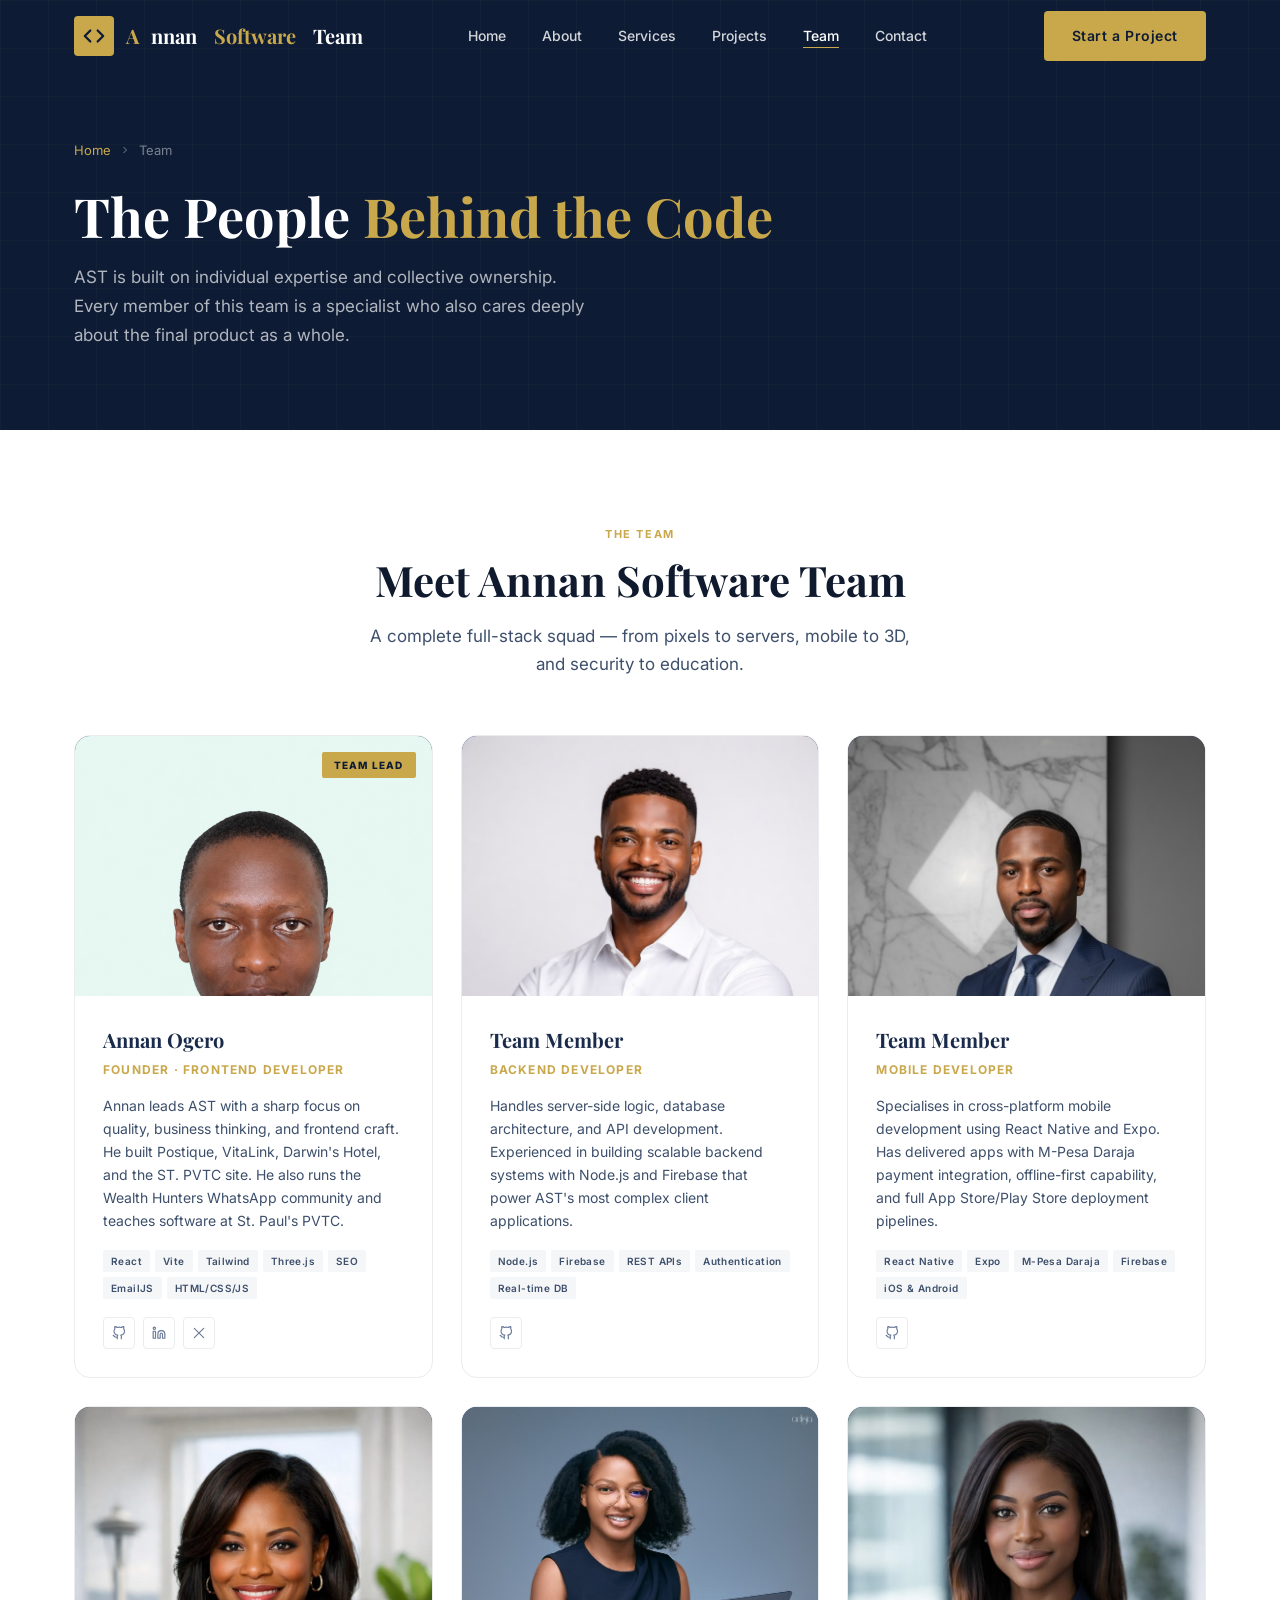
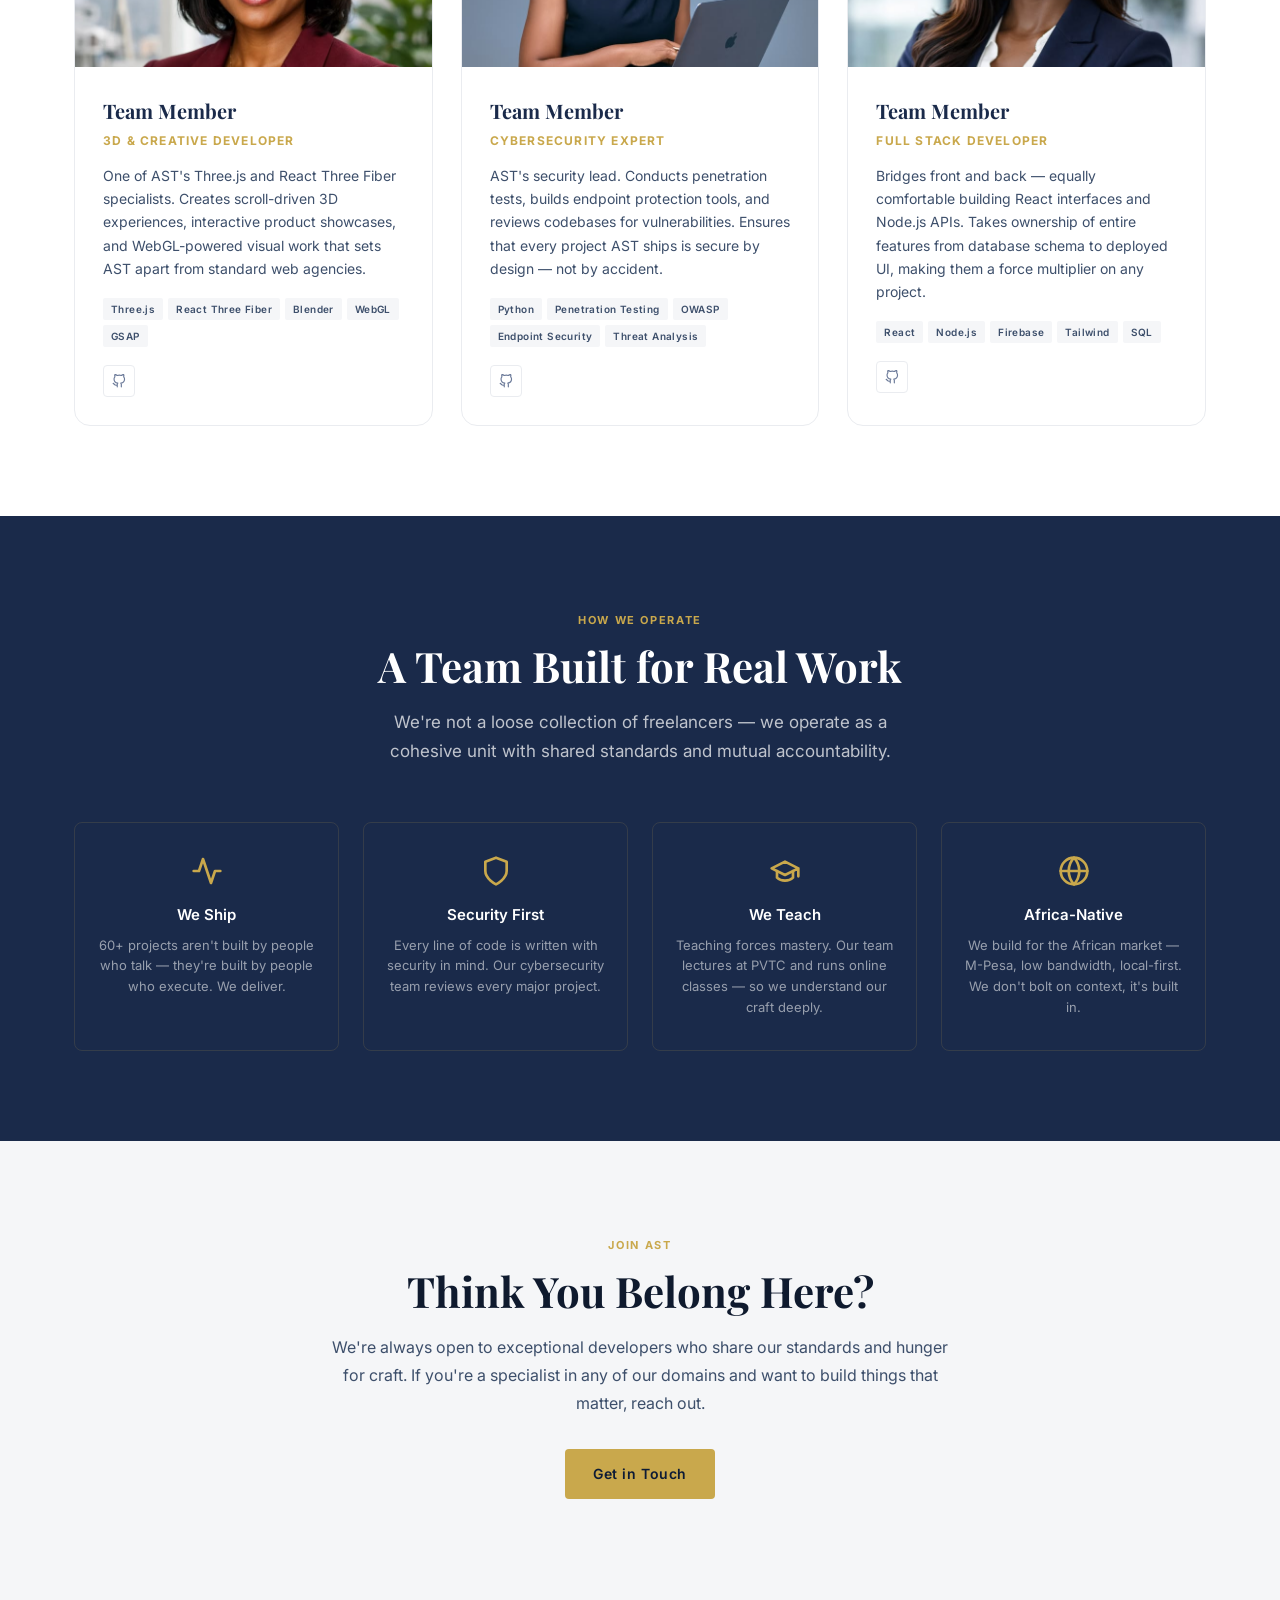
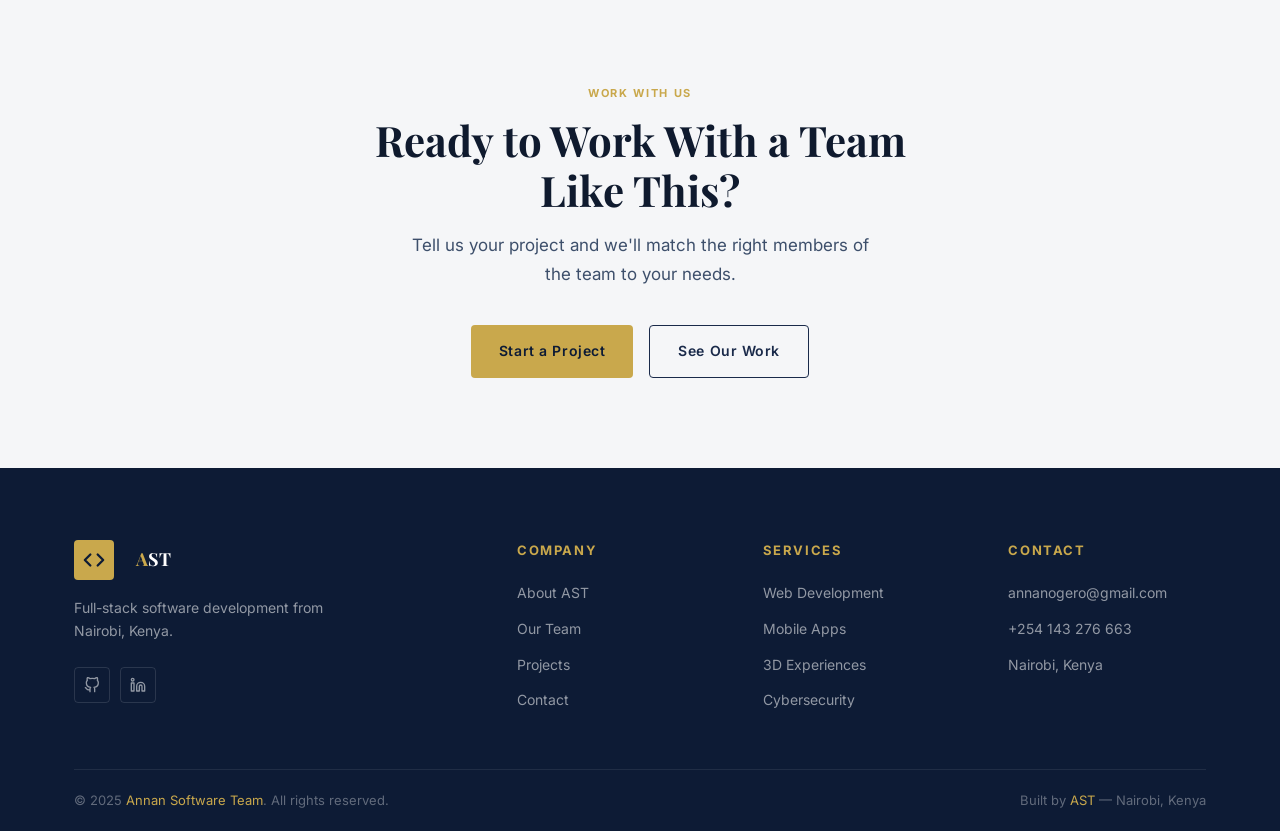
<file: pages/team.html>
<!DOCTYPE html>
<html lang="en">
<head>
  <meta charset="UTF-8" />
  <meta name="viewport" content="width=device-width, initial-scale=1.0" />
  <title>Our Team — Annan Software Team | Meet the Developers</title>
  <meta name="description" content="Meet the Annan Software Team — a full-stack development crew from Nairobi, Kenya with expertise in web, mobile, 3D, cybersecurity, and software training." />
  <link rel="canonical" href="https://ast.dev/pages/team.html" />
  <link rel="stylesheet" href="../css/style.css" />
  <style>
    .team-full-grid {
      display: grid;
      grid-template-columns: repeat(3, 1fr);
      gap: 28px;
    }
    .team-full-card {
      background: var(--white);
      border: 1px solid var(--light-grey);
      border-radius: var(--radius-lg);
      overflow: hidden;
      transition: var(--transition);
    }
    .team-full-card:hover { transform: translateY(-5px); box-shadow: var(--shadow); }
    .team-full-avatar {
      height: 260px;
      background: linear-gradient(160deg, var(--navy-mid), var(--navy-deep));
      overflow: hidden;
      position: relative;
    }
    .team-full-avatar img { width: 100%; height: 100%; object-fit: cover; object-position: top; }
    .team-full-avatar-placeholder {
      width: 100%; height: 100%;
      display: flex; align-items: center; justify-content: center;
    }
    .team-full-avatar-placeholder svg { width: 72px; height: 72px; color: rgba(201,168,76,0.3); }
    .team-leader-badge {
      position: absolute;
      top: 16px; right: 16px;
      background: var(--gold);
      color: var(--navy-deep);
      font-size: 10px;
      font-weight: 800;
      letter-spacing: 0.12em;
      text-transform: uppercase;
      padding: 5px 12px;
      border-radius: 2px;
    }
    .team-full-body { padding: 28px; }
    .team-full-body h3 {
      font-family: var(--ff-display);
      font-size: 20px;
      font-weight: 700;
      color: var(--navy);
      margin-bottom: 4px;
    }
    .team-full-role {
      font-size: 12px;
      font-weight: 700;
      color: var(--gold);
      text-transform: uppercase;
      letter-spacing: 0.1em;
      margin-bottom: 14px;
    }
    .team-full-bio {
      font-size: 14px;
      color: var(--text-mid);
      line-height: 1.65;
      margin-bottom: 18px;
    }
    .team-full-skills {
      display: flex;
      flex-wrap: wrap;
      gap: 5px;
      margin-bottom: 18px;
    }
    .team-full-socials { display: flex; gap: 8px; }
    .team-full-social {
      width: 32px; height: 32px;
      border-radius: var(--radius-sm);
      border: 1px solid var(--light-grey);
      display: flex; align-items: center; justify-content: center;
      color: var(--text-light);
      transition: var(--transition);
    }
    .team-full-social:hover { border-color: var(--gold); color: var(--gold); }
    .team-full-social svg { width: 14px; height: 14px; }

    .culture-grid {
      display: grid;
      grid-template-columns: repeat(4, 1fr);
      gap: 24px;
    }
    .culture-card {
      text-align: center;
      padding: 32px 20px;
      border: 1px solid rgba(201,168,76,0.15);
      border-radius: var(--radius);
      transition: var(--transition);
    }
    .culture-card:hover { border-color: var(--gold); }
    .culture-card svg { width: 32px; height: 32px; color: var(--gold); margin: 0 auto 16px; display: block; }
    .culture-card h4 { font-size: 15px; font-weight: 600; color: var(--white); margin-bottom: 8px; }
    .culture-card p { font-size: 13px; color: rgba(255,255,255,0.55); line-height: 1.6; }

    @media (max-width: 1024px) { .team-full-grid { grid-template-columns: repeat(2, 1fr); } }
    @media (max-width: 768px) {
      .team-full-grid { grid-template-columns: 1fr; }
      .culture-grid { grid-template-columns: repeat(2, 1fr); }
    }
  </style>
</head>
<body>

<nav class="navbar" id="navbar" role="navigation" aria-label="Main navigation">
  <div class="container">
    <div class="nav-inner">
      <a href="../index.html" class="nav-logo" aria-label="AST Home">
        <div class="nav-logo-mark">
          <svg viewBox="0 0 24 24" fill="none" stroke="currentColor" stroke-width="2.5" stroke-linecap="round" stroke-linejoin="round" aria-hidden="true"><polyline points="16 18 22 12 16 6"></polyline><polyline points="8 6 2 12 8 18"></polyline></svg>
        </div>
        <span>A</span>nnan <span>&nbsp;Software&nbsp;</span> Team
      </a>
      <ul class="nav-links" role="list">
        <li><a href="../index.html">Home</a></li>
        <li><a href="about.html">About</a></li>
        <li><a href="services.html">Services</a></li>
        <li><a href="projects.html">Projects</a></li>
        <li><a href="team.html" class="active">Team</a></li>
        <li><a href="contact.html">Contact</a></li>
      </ul>
      <a href="contact.html" class="btn btn-gold nav-cta">Start a Project</a>
      <div class="nav-hamburger" id="hamburger" role="button" aria-label="Toggle menu" tabindex="0"><span></span><span></span><span></span></div>
    </div>
  </div>
</nav>
<nav class="mobile-nav" id="mobileNav" aria-label="Mobile navigation">
  <a href="../index.html">Home</a><a href="about.html">About</a><a href="services.html">Services</a><a href="projects.html">Projects</a><a href="team.html" class="active">Team</a><a href="contact.html">Contact</a>
  <a href="contact.html" class="btn btn-gold" style="margin-top:12px;justify-content:center;">Start a Project</a>
</nav>

<section class="page-hero">
  <div class="container">
    <div class="page-hero-content">
      <nav class="breadcrumb" aria-label="Breadcrumb">
        <a href="../index.html">Home</a>
        <svg viewBox="0 0 24 24" fill="none" stroke="currentColor" stroke-width="2" aria-hidden="true"><polyline points="9 18 15 12 9 6"></polyline></svg>
        <span>Team</span>
      </nav>
      <h1>The People <span>Behind the Code</span></h1>
      <p>AST is built on individual expertise and collective ownership. Every member of this team is a specialist who also cares deeply about the final product as a whole.</p>
    </div>
  </div>
</section>

<!-- TEAM GRID -->
<section class="section">
  <div class="container">
    <div class="section-header center">
      <span class="tag">The Team</span>
      <h2 class="section-title">Meet Annan Software Team</h2>
      <p class="section-sub">A complete full-stack squad — from pixels to servers, mobile to 3D, and security to education.</p>
    </div>
    <div class="team-full-grid">

      <!-- Annan — Leader -->
      <div class="team-full-card fade-up">
        <div class="team-full-avatar">
          <img src="../images/team-annan.jpg" alt="Annan Ogero — Team Lead and Frontend Developer" loading="lazy" />
          <span class="team-leader-badge">Team Lead</span>
        </div>
        <div class="team-full-body">
          <h3>Annan Ogero</h3>
          <div class="team-full-role">Founder · Frontend Developer</div>
          <p class="team-full-bio">Annan leads AST with a sharp focus on quality, business thinking, and frontend craft. He built Postique, VitaLink, Darwin's Hotel, and the ST. PVTC site. He also runs the Wealth Hunters WhatsApp community and teaches software at St. Paul's PVTC.</p>
          <div class="team-full-skills">
            <span class="skill-tag">React</span>
            <span class="skill-tag">Vite</span>
            <span class="skill-tag">Tailwind</span>
            <span class="skill-tag">Three.js</span>
            <span class="skill-tag">SEO</span>
            <span class="skill-tag">EmailJS</span>
            <span class="skill-tag">HTML/CSS/JS</span>
          </div>
          <div class="team-full-socials">
            <a href="https://github.com/Annan-Ogero" class="team-full-social" target="_blank" rel="noopener noreferrer" aria-label="GitHub">
              <svg viewBox="0 0 24 24" fill="none" stroke="currentColor" stroke-width="2" stroke-linecap="round" stroke-linejoin="round" aria-hidden="true"><path d="M9 19c-5 1.5-5-2.5-7-3m14 6v-3.87a3.37 3.37 0 0 0-.94-2.61c3.14-.35 6.44-1.54 6.44-7A5.44 5.44 0 0 0 20 4.77 5.07 5.07 0 0 0 19.91 1S18.73.65 16 2.48a13.38 13.38 0 0 0-7 0C6.27.65 5.09 1 5.09 1A5.07 5.07 0 0 0 5 4.77a5.44 5.44 0 0 0-1.5 3.78c0 5.42 3.3 6.61 6.44 7A3.37 3.37 0 0 0 9 18.13V22"></path></svg>
            </a>
            <a href="https://www.linkedin.com/in/annan-ogero-3553473a7" class="team-full-social" target="_blank" rel="noopener noreferrer" aria-label="LinkedIn">
              <svg viewBox="0 0 24 24" fill="none" stroke="currentColor" stroke-width="2" stroke-linecap="round" stroke-linejoin="round" aria-hidden="true"><path d="M16 8a6 6 0 0 1 6 6v7h-4v-7a2 2 0 0 0-2-2 2 2 0 0 0-2 2v7h-4v-7a6 6 0 0 1 6-6z"></path><rect x="2" y="9" width="4" height="12"></rect><circle cx="4" cy="4" r="2"></circle></svg>
            </a>
            <a href="https://x.com/ogero9258" class="team-full-social" target="_blank" rel="noopener noreferrer" aria-label="X">
              <svg viewBox="0 0 24 24" fill="none" stroke="currentColor" stroke-width="2" stroke-linecap="round" stroke-linejoin="round" aria-hidden="true"><path d="M4 4l16 16M4 20L20 4"/></svg>
            </a>
          </div>
        </div>
      </div>

      <!-- Backend Developer -->
      <div class="team-full-card fade-up">
        <div class="team-full-avatar">
          <img src="../images/team-member2.jpg" alt="Backend Developer" loading="lazy" />
        </div>
        <div class="team-full-body">
          <h3>Team Member</h3>
          <div class="team-full-role">Backend Developer</div>
          <p class="team-full-bio">Handles server-side logic, database architecture, and API development. Experienced in building scalable backend systems with Node.js and Firebase that power AST's most complex client applications.</p>
          <div class="team-full-skills">
            <span class="skill-tag">Node.js</span>
            <span class="skill-tag">Firebase</span>
            <span class="skill-tag">REST APIs</span>
            <span class="skill-tag">Authentication</span>
            <span class="skill-tag">Real-time DB</span>
          </div>
          <div class="team-full-socials">
            <a href="https://github.com/Annan-Ogero" class="team-full-social" target="_blank" rel="noopener noreferrer" aria-label="GitHub"><svg viewBox="0 0 24 24" fill="none" stroke="currentColor" stroke-width="2" stroke-linecap="round" stroke-linejoin="round" aria-hidden="true"><path d="M9 19c-5 1.5-5-2.5-7-3m14 6v-3.87a3.37 3.37 0 0 0-.94-2.61c3.14-.35 6.44-1.54 6.44-7A5.44 5.44 0 0 0 20 4.77 5.07 5.07 0 0 0 19.91 1S18.73.65 16 2.48a13.38 13.38 0 0 0-7 0C6.27.65 5.09 1 5.09 1A5.07 5.07 0 0 0 5 4.77a5.44 5.44 0 0 0-1.5 3.78c0 5.42 3.3 6.61 6.44 7A3.37 3.37 0 0 0 9 18.13V22"></path></svg></a>
          </div>
        </div>
      </div>

      <!-- Mobile Developer -->
      <div class="team-full-card fade-up">
        <div class="team-full-avatar">
          <img src="../images/team-member3.jpg" alt="Mobile App Developer" loading="lazy" />
        </div>
        <div class="team-full-body">
          <h3>Team Member</h3>
          <div class="team-full-role">Mobile Developer</div>
          <p class="team-full-bio">Specialises in cross-platform mobile development using React Native and Expo. Has delivered apps with M-Pesa Daraja payment integration, offline-first capability, and full App Store/Play Store deployment pipelines.</p>
          <div class="team-full-skills">
            <span class="skill-tag">React Native</span>
            <span class="skill-tag">Expo</span>
            <span class="skill-tag">M-Pesa Daraja</span>
            <span class="skill-tag">Firebase</span>
            <span class="skill-tag">iOS & Android</span>
          </div>
          <div class="team-full-socials">
            <a href="https://github.com/Annan-Ogero" class="team-full-social" target="_blank" rel="noopener noreferrer" aria-label="GitHub"><svg viewBox="0 0 24 24" fill="none" stroke="currentColor" stroke-width="2" stroke-linecap="round" stroke-linejoin="round" aria-hidden="true"><path d="M9 19c-5 1.5-5-2.5-7-3m14 6v-3.87a3.37 3.37 0 0 0-.94-2.61c3.14-.35 6.44-1.54 6.44-7A5.44 5.44 0 0 0 20 4.77 5.07 5.07 0 0 0 19.91 1S18.73.65 16 2.48a13.38 13.38 0 0 0-7 0C6.27.65 5.09 1 5.09 1A5.07 5.07 0 0 0 5 4.77a5.44 5.44 0 0 0-1.5 3.78c0 5.42 3.3 6.61 6.44 7A3.37 3.37 0 0 0 9 18.13V22"></path></svg></a>
          </div>
        </div>
      </div>

      <!-- 3D Developer -->
      <div class="team-full-card fade-up">
        <div class="team-full-avatar">
          <img src="../images/team-member4.jpg" alt="3D Developer" loading="lazy" />
        </div>
        <div class="team-full-body">
          <h3>Team Member</h3>
          <div class="team-full-role">3D & Creative Developer</div>
          <p class="team-full-bio">One of AST's Three.js and React Three Fiber specialists. Creates scroll-driven 3D experiences, interactive product showcases, and WebGL-powered visual work that sets AST apart from standard web agencies.</p>
          <div class="team-full-skills">
            <span class="skill-tag">Three.js</span>
            <span class="skill-tag">React Three Fiber</span>
            <span class="skill-tag">Blender</span>
            <span class="skill-tag">WebGL</span>
            <span class="skill-tag">GSAP</span>
          </div>
          <div class="team-full-socials">
            <a href="https://github.com/Annan-Ogero" class="team-full-social" target="_blank" rel="noopener noreferrer" aria-label="GitHub"><svg viewBox="0 0 24 24" fill="none" stroke="currentColor" stroke-width="2" stroke-linecap="round" stroke-linejoin="round" aria-hidden="true"><path d="M9 19c-5 1.5-5-2.5-7-3m14 6v-3.87a3.37 3.37 0 0 0-.94-2.61c3.14-.35 6.44-1.54 6.44-7A5.44 5.44 0 0 0 20 4.77 5.07 5.07 0 0 0 19.91 1S18.73.65 16 2.48a13.38 13.38 0 0 0-7 0C6.27.65 5.09 1 5.09 1A5.07 5.07 0 0 0 5 4.77a5.44 5.44 0 0 0-1.5 3.78c0 5.42 3.3 6.61 6.44 7A3.37 3.37 0 0 0 9 18.13V22"></path></svg></a>
          </div>
        </div>
      </div>

      <!-- Cybersecurity Expert -->
      <div class="team-full-card fade-up">
        <div class="team-full-avatar">
          <img src="../images/team-member5.jpg" alt="Cybersecurity Expert" loading="lazy" />
        </div>
        <div class="team-full-body">
          <h3>Team Member</h3>
          <div class="team-full-role">Cybersecurity Expert</div>
          <p class="team-full-bio">AST's security lead. Conducts penetration tests, builds endpoint protection tools, and reviews codebases for vulnerabilities. Ensures that every project AST ships is secure by design — not by accident.</p>
          <div class="team-full-skills">
            <span class="skill-tag">Python</span>
            <span class="skill-tag">Penetration Testing</span>
            <span class="skill-tag">OWASP</span>
            <span class="skill-tag">Endpoint Security</span>
            <span class="skill-tag">Threat Analysis</span>
          </div>
          <div class="team-full-socials">
            <a href="https://github.com/Annan-Ogero" class="team-full-social" target="_blank" rel="noopener noreferrer" aria-label="GitHub"><svg viewBox="0 0 24 24" fill="none" stroke="currentColor" stroke-width="2" stroke-linecap="round" stroke-linejoin="round" aria-hidden="true"><path d="M9 19c-5 1.5-5-2.5-7-3m14 6v-3.87a3.37 3.37 0 0 0-.94-2.61c3.14-.35 6.44-1.54 6.44-7A5.44 5.44 0 0 0 20 4.77 5.07 5.07 0 0 0 19.91 1S18.73.65 16 2.48a13.38 13.38 0 0 0-7 0C6.27.65 5.09 1 5.09 1A5.07 5.07 0 0 0 5 4.77a5.44 5.44 0 0 0-1.5 3.78c0 5.42 3.3 6.61 6.44 7A3.37 3.37 0 0 0 9 18.13V22"></path></svg></a>
          </div>
        </div>
      </div>

      <!-- Full Stack Developer -->
      <div class="team-full-card fade-up">
        <div class="team-full-avatar">
          <img src="../images/team-member6.jpg" alt="Full Stack Developer" loading="lazy" />
        </div>
        <div class="team-full-body">
          <h3>Team Member</h3>
          <div class="team-full-role">Full Stack Developer</div>
          <p class="team-full-bio">Bridges front and back — equally comfortable building React interfaces and Node.js APIs. Takes ownership of entire features from database schema to deployed UI, making them a force multiplier on any project.</p>
          <div class="team-full-skills">
            <span class="skill-tag">React</span>
            <span class="skill-tag">Node.js</span>
            <span class="skill-tag">Firebase</span>
            <span class="skill-tag">Tailwind</span>
            <span class="skill-tag">SQL</span>
          </div>
          <div class="team-full-socials">
            <a href="https://github.com/Annan-Ogero" class="team-full-social" target="_blank" rel="noopener noreferrer" aria-label="GitHub"><svg viewBox="0 0 24 24" fill="none" stroke="currentColor" stroke-width="2" stroke-linecap="round" stroke-linejoin="round" aria-hidden="true"><path d="M9 19c-5 1.5-5-2.5-7-3m14 6v-3.87a3.37 3.37 0 0 0-.94-2.61c3.14-.35 6.44-1.54 6.44-7A5.44 5.44 0 0 0 20 4.77 5.07 5.07 0 0 0 19.91 1S18.73.65 16 2.48a13.38 13.38 0 0 0-7 0C6.27.65 5.09 1 5.09 1A5.07 5.07 0 0 0 5 4.77a5.44 5.44 0 0 0-1.5 3.78c0 5.42 3.3 6.61 6.44 7A3.37 3.37 0 0 0 9 18.13V22"></path></svg></a>
          </div>
        </div>
      </div>

    </div>
  </div>
</section>

<!-- TEAM CULTURE -->
<section class="section section-navy" aria-labelledby="culture-heading">
  <div class="container">
    <div class="section-header center">
      <span class="tag">How We Operate</span>
      <h2 class="section-title light" id="culture-heading">A Team Built for Real Work</h2>
      <p class="section-sub light">We're not a loose collection of freelancers — we operate as a cohesive unit with shared standards and mutual accountability.</p>
    </div>
    <div class="culture-grid">
      <div class="culture-card fade-up">
        <svg viewBox="0 0 24 24" fill="none" stroke="currentColor" stroke-width="2" stroke-linecap="round" stroke-linejoin="round" aria-hidden="true"><polyline points="22 12 18 12 15 21 9 3 6 12 2 12"></polyline></svg>
        <h4>We Ship</h4>
        <p>60+ projects aren't built by people who talk — they're built by people who execute. We deliver.</p>
      </div>
      <div class="culture-card fade-up">
        <svg viewBox="0 0 24 24" fill="none" stroke="currentColor" stroke-width="2" stroke-linecap="round" stroke-linejoin="round" aria-hidden="true"><path d="M12 22s8-4 8-10V5l-8-3-8 3v7c0 6 8 10 8 10z"></path></svg>
        <h4>Security First</h4>
        <p>Every line of code is written with security in mind. Our cybersecurity team reviews every major project.</p>
      </div>
      <div class="culture-card fade-up">
        <svg viewBox="0 0 24 24" fill="none" stroke="currentColor" stroke-width="2" stroke-linecap="round" stroke-linejoin="round" aria-hidden="true"><path d="M22 10v6M2 10l10-5 10 5-10 5z"></path><path d="M6 12v5c3 3 9 3 12 0v-5"></path></svg>
        <h4>We Teach</h4>
        <p>Teaching forces mastery. Our team lectures at PVTC and runs online classes — so we understand our craft deeply.</p>
      </div>
      <div class="culture-card fade-up">
        <svg viewBox="0 0 24 24" fill="none" stroke="currentColor" stroke-width="2" stroke-linecap="round" stroke-linejoin="round" aria-hidden="true"><circle cx="12" cy="12" r="10"></circle><line x1="2" y1="12" x2="22" y2="12"></line><path d="M12 2a15.3 15.3 0 0 1 4 10 15.3 15.3 0 0 1-4 10 15.3 15.3 0 0 1-4-10 15.3 15.3 0 0 1 4-10z"></path></svg>
        <h4>Africa-Native</h4>
        <p>We build for the African market — M-Pesa, low bandwidth, local-first. We don't bolt on context, it's built in.</p>
      </div>
    </div>
  </div>
</section>

<!-- JOIN THE TEAM -->
<section class="section section-light" aria-labelledby="join-heading">
  <div class="container">
    <div style="max-width:640px; margin:0 auto; text-align:center;">
      <span class="tag">Join AST</span>
      <h2 class="section-title" id="join-heading">Think You Belong Here?</h2>
      <p style="color:var(--text-mid); font-size:16px; line-height:1.75; margin-bottom:32px;">We're always open to exceptional developers who share our standards and hunger for craft. If you're a specialist in any of our domains and want to build things that matter, reach out.</p>
      <a href="contact.html" class="btn btn-gold">Get in Touch</a>
    </div>
  </div>
</section>

<section class="cta-section">
  <div class="container">
    <span class="tag">Work With Us</span>
    <h2 class="section-title" style="max-width:580px; margin:0 auto 16px;">Ready to Work With a Team Like This?</h2>
    <p class="section-sub" style="max-width:480px; margin:0 auto 36px;">Tell us your project and we'll match the right members of the team to your needs.</p>
    <div class="cta-actions">
      <a href="contact.html" class="btn btn-gold">Start a Project</a>
      <a href="projects.html" class="btn btn-outline-navy">See Our Work</a>
    </div>
  </div>
</section>

<footer class="footer" role="contentinfo">
  <div class="container">
    <div class="footer-grid">
      <div class="footer-brand">
        <a href="../index.html" class="nav-logo" style="display:inline-flex;">
          <div class="nav-logo-mark"><svg viewBox="0 0 24 24" fill="none" stroke="currentColor" stroke-width="2.5" stroke-linecap="round" stroke-linejoin="round" aria-hidden="true"><polyline points="16 18 22 12 16 6"></polyline><polyline points="8 6 2 12 8 18"></polyline></svg></div>
          <span style="font-family:var(--ff-display); font-size:18px; font-weight:700; color:var(--white); margin-left:10px;"><span style="color:var(--gold);">A</span>ST</span>
        </a>
        <p>Full-stack software development from Nairobi, Kenya.</p>
        <div class="footer-socials">
          <a href="https://github.com/Annan-Ogero" class="footer-social" target="_blank" rel="noopener noreferrer" aria-label="GitHub"><svg viewBox="0 0 24 24" fill="none" stroke="currentColor" stroke-width="2" stroke-linecap="round" stroke-linejoin="round" aria-hidden="true"><path d="M9 19c-5 1.5-5-2.5-7-3m14 6v-3.87a3.37 3.37 0 0 0-.94-2.61c3.14-.35 6.44-1.54 6.44-7A5.44 5.44 0 0 0 20 4.77 5.07 5.07 0 0 0 19.91 1S18.73.65 16 2.48a13.38 13.38 0 0 0-7 0C6.27.65 5.09 1 5.09 1A5.07 5.07 0 0 0 5 4.77a5.44 5.44 0 0 0-1.5 3.78c0 5.42 3.3 6.61 6.44 7A3.37 3.37 0 0 0 9 18.13V22"></path></svg></a>
          <a href="https://www.linkedin.com/in/annan-ogero-3553473a7" class="footer-social" target="_blank" rel="noopener noreferrer" aria-label="LinkedIn"><svg viewBox="0 0 24 24" fill="none" stroke="currentColor" stroke-width="2" stroke-linecap="round" stroke-linejoin="round" aria-hidden="true"><path d="M16 8a6 6 0 0 1 6 6v7h-4v-7a2 2 0 0 0-2-2 2 2 0 0 0-2 2v7h-4v-7a6 6 0 0 1 6-6z"></path><rect x="2" y="9" width="4" height="12"></rect><circle cx="4" cy="4" r="2"></circle></svg></a>
        </div>
      </div>
      <div class="footer-col"><h4>Company</h4><ul><li><a href="about.html">About AST</a></li><li><a href="team.html">Our Team</a></li><li><a href="projects.html">Projects</a></li><li><a href="contact.html">Contact</a></li></ul></div>
      <div class="footer-col"><h4>Services</h4><ul><li><a href="services.html">Web Development</a></li><li><a href="services.html">Mobile Apps</a></li><li><a href="services.html">3D Experiences</a></li><li><a href="services.html">Cybersecurity</a></li></ul></div>
      <div class="footer-col"><h4>Contact</h4><ul><li><a href="mailto:annanogero@gmail.com">annanogero@gmail.com</a></li><li><a href="https://wa.me/254143276663" target="_blank" rel="noopener noreferrer">+254 143 276 663</a></li><li><a href="#">Nairobi, Kenya</a></li></ul></div>
    </div>
    <div class="footer-bottom">
      <p>&copy; 2025 <span>Annan Software Team</span>. All rights reserved.</p>
      <p>Built by <span>AST</span> — Nairobi, Kenya</p>
    </div>
  </div>
</footer>

<script src="../js/main.js" defer></script>
</body>
</html>
</file>
<file: css/style.css>
/* =====================================================
   AST — Annan Software Team | Global Stylesheet
   Design System: Navy + Gold | Professional
===================================================== */

@import url('https://fonts.googleapis.com/css2?family=Playfair+Display:wght@400;600;700&family=Inter:wght@300;400;500;600;700&display=swap');

/* === TOKENS === */
:root {
  --navy-deep:   #0D1B35;
  --navy:        #1A2A4A;
  --navy-mid:    #1E3461;
  --navy-light:  #243D70;
  --gold:        #C9A84C;
  --gold-light:  #DFC06A;
  --gold-dark:   #A8852E;
  --off-white:   #F5F6F8;
  --light-grey:  #EAECF0;
  --white:       #FFFFFF;
  --text-dark:   #0F1A2E;
  --text-mid:    #3D4F6B;
  --text-light:  #6B7A99;
  --border:      rgba(201,168,76,0.2);

  --ff-display: 'Playfair Display', Georgia, serif;
  --ff-body:    'Inter', system-ui, sans-serif;

  --radius-sm:  4px;
  --radius:     8px;
  --radius-lg:  16px;

  --shadow-sm:  0 2px 8px rgba(13,27,53,0.08);
  --shadow:     0 8px 32px rgba(13,27,53,0.14);
  --shadow-lg:  0 20px 60px rgba(13,27,53,0.22);

  --transition: 0.28s cubic-bezier(0.4, 0, 0.2, 1);
  --max-w:      1180px;
}

/* === RESET === */
*, *::before, *::after { box-sizing: border-box; margin: 0; padding: 0; }
html { scroll-behavior: smooth; font-size: 16px; }
body {
  font-family: var(--ff-body);
  color: var(--text-dark);
  background: var(--white);
  line-height: 1.6;
  -webkit-font-smoothing: antialiased;
}
img { display: block; max-width: 100%; }
a { text-decoration: none; color: inherit; }
ul { list-style: none; }
button { cursor: pointer; border: none; background: none; font-family: inherit; }

/* === UTILITY === */
.container { max-width: var(--max-w); margin: 0 auto; padding: 0 24px; }
.section { padding: 90px 0; }
.section-light { background: var(--off-white); }
.section-navy { background: var(--navy); }
.section-dark { background: var(--navy-deep); }

.tag {
  display: inline-block;
  font-size: 11px;
  font-weight: 700;
  letter-spacing: 0.15em;
  text-transform: uppercase;
  color: var(--gold);
  margin-bottom: 12px;
}

.section-title {
  font-family: var(--ff-display);
  font-size: clamp(28px, 4vw, 42px);
  font-weight: 700;
  color: var(--text-dark);
  line-height: 1.2;
  margin-bottom: 16px;
}
.section-title.light { color: var(--white); }

.section-sub {
  font-size: 17px;
  color: var(--text-mid);
  max-width: 560px;
  line-height: 1.7;
}
.section-sub.light { color: rgba(255,255,255,0.72); }

.section-header { margin-bottom: 56px; }
.section-header.center { text-align: center; }
.section-header.center .section-sub { margin: 0 auto; }

/* === BUTTONS === */
.btn {
  display: inline-flex;
  align-items: center;
  gap: 8px;
  padding: 14px 28px;
  font-size: 14px;
  font-weight: 600;
  letter-spacing: 0.04em;
  border-radius: var(--radius-sm);
  transition: var(--transition);
}
.btn-gold {
  background: var(--gold);
  color: var(--navy-deep);
}
.btn-gold:hover { background: var(--gold-light); transform: translateY(-1px); box-shadow: 0 6px 20px rgba(201,168,76,0.35); }
.btn-outline {
  border: 1.5px solid var(--white);
  color: var(--white);
  background: transparent;
}
.btn-outline:hover { background: rgba(255,255,255,0.1); }
.btn-outline-navy {
  border: 1.5px solid var(--navy);
  color: var(--navy);
  background: transparent;
}
.btn-outline-navy:hover { background: var(--navy); color: var(--white); }
.btn-outline-gold {
  border: 1.5px solid var(--gold);
  color: var(--gold);
  background: transparent;
}
.btn-outline-gold:hover { background: var(--gold); color: var(--navy-deep); }
.btn svg { width: 16px; height: 16px; flex-shrink: 0; }

/* === NAVBAR === */
.navbar {
  position: fixed;
  top: 0; left: 0; right: 0;
  z-index: 1000;
  background: transparent;
  transition: background var(--transition), box-shadow var(--transition);
  padding: 0;
}
.navbar.scrolled {
  background: var(--navy-deep);
  box-shadow: 0 2px 24px rgba(13,27,53,0.3);
}
.nav-inner {
  display: flex;
  align-items: center;
  justify-content: space-between;
  height: 72px;
}
.nav-logo {
  display: flex;
  align-items: center;
  gap: 12px;
  font-family: var(--ff-display);
  font-size: 20px;
  font-weight: 700;
  color: var(--white);
}
.nav-logo-mark {
  width: 40px; height: 40px;
  background: var(--gold);
  border-radius: var(--radius-sm);
  display: flex; align-items: center; justify-content: center;
}
.nav-logo-mark svg { width: 22px; height: 22px; color: var(--navy-deep); }
.nav-logo span { color: var(--gold); }
.nav-links {
  display: flex;
  align-items: center;
  gap: 36px;
}
.nav-links a {
  font-size: 14px;
  font-weight: 500;
  color: rgba(255,255,255,0.82);
  transition: color var(--transition);
  position: relative;
}
.nav-links a::after {
  content: '';
  position: absolute;
  bottom: -4px; left: 0; right: 0;
  height: 1.5px;
  background: var(--gold);
  transform: scaleX(0);
  transition: transform var(--transition);
}
.nav-links a:hover, .nav-links a.active { color: var(--white); }
.nav-links a:hover::after, .nav-links a.active::after { transform: scaleX(1); }
.nav-cta { margin-left: 12px; }
.nav-hamburger {
  display: none;
  flex-direction: column;
  gap: 5px;
  cursor: pointer;
  padding: 4px;
}
.nav-hamburger span {
  display: block;
  width: 24px; height: 2px;
  background: var(--white);
  border-radius: 2px;
  transition: var(--transition);
}

/* === HERO === */
.hero {
  position: relative;
  min-height: 100vh;
  display: flex;
  align-items: center;
  background: var(--navy-deep);
  overflow: hidden;
}
.hero-bg {
  position: absolute;
  inset: 0;
  z-index: 0;
}
.hero-bg img {
  width: 100%; height: 100%;
  object-fit: cover;
  opacity: 0.22;
}
.hero-overlay {
  position: absolute;
  inset: 0;
  background: linear-gradient(105deg, var(--navy-deep) 45%, rgba(13,27,53,0.6) 100%);
}
.hero-grid-pattern {
  position: absolute;
  inset: 0;
  background-image: linear-gradient(rgba(201,168,76,0.04) 1px, transparent 1px),
                    linear-gradient(90deg, rgba(201,168,76,0.04) 1px, transparent 1px);
  background-size: 48px 48px;
}
.hero-content {
  position: relative;
  z-index: 1;
  padding: 120px 0 80px;
  max-width: 640px;
}
.hero-eyebrow {
  display: flex;
  align-items: center;
  gap: 12px;
  margin-bottom: 24px;
}
.hero-eyebrow-line {
  width: 36px; height: 1.5px;
  background: var(--gold);
}
.hero-eyebrow span {
  font-size: 12px;
  font-weight: 700;
  letter-spacing: 0.18em;
  text-transform: uppercase;
  color: var(--gold);
}
.hero h1 {
  font-family: var(--ff-display);
  font-size: clamp(36px, 5.5vw, 62px);
  font-weight: 700;
  color: var(--white);
  line-height: 1.12;
  margin-bottom: 12px;
}
.hero h1 span { color: var(--gold); }
.hero-tagline {
  font-size: 18px;
  font-style: italic;
  color: var(--gold-light);
  font-family: var(--ff-display);
  margin-bottom: 20px;
}
.hero-desc {
  font-size: 17px;
  color: rgba(255,255,255,0.72);
  line-height: 1.75;
  margin-bottom: 40px;
  max-width: 500px;
}
.hero-actions {
  display: flex;
  gap: 16px;
  flex-wrap: wrap;
}
.hero-stats {
  display: flex;
  gap: 40px;
  margin-top: 56px;
  padding-top: 40px;
  border-top: 1px solid rgba(201,168,76,0.2);
}
.hero-stat-num {
  font-family: var(--ff-display);
  font-size: 36px;
  font-weight: 700;
  color: var(--gold);
  line-height: 1;
}
.hero-stat-label {
  font-size: 13px;
  color: rgba(255,255,255,0.6);
  margin-top: 4px;
  letter-spacing: 0.04em;
}
.hero-img-panel {
  position: absolute;
  right: 0; top: 0; bottom: 0;
  width: 45%;
  z-index: 1;
  overflow: hidden;
}
.hero-img-panel img {
  width: 100%; height: 100%;
  object-fit: cover;
  opacity: 0.5;
  mask-image: linear-gradient(to right, transparent 0%, rgba(0,0,0,0.6) 30%, black 100%);
  -webkit-mask-image: linear-gradient(to right, transparent 0%, rgba(0,0,0,0.6) 30%, black 100%);
}

/* === TECH STRIP === */
.tech-strip {
  background: var(--navy);
  padding: 20px 0;
  border-top: 1px solid rgba(201,168,76,0.15);
  border-bottom: 1px solid rgba(201,168,76,0.15);
  overflow: hidden;
}
.tech-strip-inner {
  display: flex;
  align-items: center;
  gap: 40px;
  animation: marquee 28s linear infinite;
  width: max-content;
}
.tech-strip-item {
  display: flex;
  align-items: center;
  gap: 8px;
  font-size: 13px;
  font-weight: 600;
  color: rgba(255,255,255,0.55);
  letter-spacing: 0.06em;
  white-space: nowrap;
  text-transform: uppercase;
}
.tech-strip-item svg { color: var(--gold); opacity: 0.7; }
.tech-dot {
  width: 4px; height: 4px;
  border-radius: 50%;
  background: var(--gold);
  opacity: 0.4;
}
@keyframes marquee {
  from { transform: translateX(0); }
  to   { transform: translateX(-50%); }
}

/* === EXPERTISE CARDS === */
.expertise-grid {
  display: grid;
  grid-template-columns: repeat(3, 1fr);
  gap: 24px;
}
.expertise-card {
  background: var(--white);
  border: 1px solid var(--light-grey);
  border-radius: var(--radius);
  padding: 36px 28px;
  transition: var(--transition);
  position: relative;
  overflow: hidden;
}
.expertise-card::before {
  content: '';
  position: absolute;
  bottom: 0; left: 0; right: 0;
  height: 3px;
  background: var(--gold);
  transform: scaleX(0);
  transition: transform var(--transition);
}
.expertise-card:hover { box-shadow: var(--shadow); transform: translateY(-4px); }
.expertise-card:hover::before { transform: scaleX(1); }
.expertise-icon {
  width: 56px; height: 56px;
  background: rgba(201,168,76,0.1);
  border-radius: var(--radius);
  display: flex; align-items: center; justify-content: center;
  margin-bottom: 20px;
}
.expertise-icon svg { width: 28px; height: 28px; color: var(--gold); }
.expertise-card h3 {
  font-family: var(--ff-display);
  font-size: 19px;
  font-weight: 600;
  color: var(--navy);
  margin-bottom: 10px;
}
.expertise-card p {
  font-size: 14.5px;
  color: var(--text-mid);
  line-height: 1.65;
  margin-bottom: 20px;
}
.expertise-card .learn-more {
  font-size: 13px;
  font-weight: 600;
  color: var(--gold);
  display: flex;
  align-items: center;
  gap: 6px;
  transition: gap var(--transition);
}
.expertise-card .learn-more svg { width: 14px; height: 14px; }
.expertise-card:hover .learn-more { gap: 10px; }

/* === APPROACH STEPS === */
.approach-steps {
  display: flex;
  align-items: flex-start;
  gap: 0;
  position: relative;
}
.approach-steps::before {
  content: '';
  position: absolute;
  top: 32px;
  left: calc(10% + 32px);
  right: calc(10% + 32px);
  height: 1px;
  background: linear-gradient(to right, var(--gold), rgba(201,168,76,0.3));
  z-index: 0;
}
.approach-step {
  flex: 1;
  display: flex;
  flex-direction: column;
  align-items: center;
  text-align: center;
  position: relative;
  z-index: 1;
  padding: 0 12px;
}
.approach-step-icon {
  width: 64px; height: 64px;
  border-radius: 50%;
  background: var(--navy);
  border: 2px solid var(--gold);
  display: flex; align-items: center; justify-content: center;
  margin-bottom: 20px;
  transition: var(--transition);
}
.approach-step:hover .approach-step-icon {
  background: var(--gold);
}
.approach-step:hover .approach-step-icon svg { color: var(--navy-deep); }
.approach-step-icon svg { width: 26px; height: 26px; color: var(--gold); transition: color var(--transition); }
.approach-step h4 {
  font-size: 14px;
  font-weight: 600;
  color: var(--navy);
  margin-bottom: 8px;
}
.approach-step p { font-size: 13px; color: var(--text-light); line-height: 1.55; }

/* === FEATURED PROJECTS === */
.projects-grid {
  display: grid;
  grid-template-columns: repeat(3, 1fr);
  gap: 28px;
}
.project-card {
  border-radius: var(--radius);
  overflow: hidden;
  background: var(--white);
  box-shadow: var(--shadow-sm);
  transition: var(--transition);
  border: 1px solid var(--light-grey);
}
.project-card:hover { transform: translateY(-6px); box-shadow: var(--shadow); }
.project-thumb {
  height: 200px;
  background: var(--navy);
  overflow: hidden;
  position: relative;
}
.project-thumb img {
  width: 100%; height: 100%;
  object-fit: cover;
  transition: transform 0.5s ease;
}
.project-card:hover .project-thumb img { transform: scale(1.05); }
.project-thumb-placeholder {
  width: 100%; height: 100%;
  display: flex; align-items: center; justify-content: center;
  background: linear-gradient(135deg, var(--navy) 0%, var(--navy-mid) 100%);
}
.project-thumb-placeholder svg { width: 48px; height: 48px; color: rgba(201,168,76,0.4); }
.project-badge {
  position: absolute;
  top: 12px; left: 12px;
  background: var(--gold);
  color: var(--navy-deep);
  font-size: 10px;
  font-weight: 700;
  letter-spacing: 0.1em;
  text-transform: uppercase;
  padding: 4px 10px;
  border-radius: 2px;
}
.project-body { padding: 24px; }
.project-body h3 {
  font-family: var(--ff-display);
  font-size: 18px;
  font-weight: 600;
  color: var(--navy);
  margin-bottom: 8px;
}
.project-body p { font-size: 14px; color: var(--text-mid); line-height: 1.6; margin-bottom: 16px; }
.project-links {
  display: flex;
  gap: 12px;
}
.project-link {
  display: flex;
  align-items: center;
  gap: 5px;
  font-size: 12px;
  font-weight: 600;
  color: var(--gold);
  transition: color var(--transition);
}
.project-link svg { width: 13px; height: 13px; }
.project-link:hover { color: var(--gold-dark); }

/* === WHY CHOOSE US === */
.why-grid {
  display: grid;
  grid-template-columns: repeat(3, 1fr);
  gap: 32px;
}
.why-card {
  padding: 32px 24px;
  border-radius: var(--radius);
  border: 1px solid rgba(201,168,76,0.15);
  transition: var(--transition);
}
.why-card:hover { border-color: var(--gold); background: rgba(201,168,76,0.04); }
.why-card h3 {
  font-family: var(--ff-display);
  font-size: 18px;
  font-weight: 600;
  color: var(--white);
  margin-bottom: 12px;
}
.why-card p { font-size: 14.5px; color: rgba(255,255,255,0.6); line-height: 1.65; }

/* === TEAM PREVIEW === */
.team-grid {
  display: grid;
  grid-template-columns: repeat(4, 1fr);
  gap: 24px;
}
.team-card {
  background: var(--white);
  border: 1px solid var(--light-grey);
  border-radius: var(--radius);
  overflow: hidden;
  transition: var(--transition);
  text-align: center;
}
.team-card:hover { transform: translateY(-4px); box-shadow: var(--shadow); }
.team-avatar {
  height: 200px;
  background: var(--navy);
  overflow: hidden;
}
.team-avatar img { width: 100%; height: 100%; object-fit: cover; object-position: top; }
.team-avatar-placeholder {
  width: 100%; height: 100%;
  display: flex; align-items: center; justify-content: center;
  background: linear-gradient(160deg, var(--navy-mid), var(--navy-deep));
}
.team-avatar-placeholder svg { width: 56px; height: 56px; color: rgba(201,168,76,0.4); }
.team-info { padding: 20px 16px; }
.team-info h4 {
  font-family: var(--ff-display);
  font-size: 16px;
  font-weight: 600;
  color: var(--navy);
  margin-bottom: 4px;
}
.team-role {
  font-size: 12px;
  font-weight: 600;
  color: var(--gold);
  text-transform: uppercase;
  letter-spacing: 0.08em;
  margin-bottom: 10px;
}
.team-skills {
  display: flex;
  flex-wrap: wrap;
  gap: 4px;
  justify-content: center;
}
.skill-tag {
  font-size: 10px;
  font-weight: 600;
  padding: 3px 8px;
  border-radius: 2px;
  background: var(--off-white);
  color: var(--text-mid);
  letter-spacing: 0.04em;
}

/* === GLOBAL REACH BANNER === */
.reach-banner {
  background: var(--navy-deep);
  padding: 80px 0;
  position: relative;
  overflow: hidden;
}
.reach-banner-bg {
  position: absolute;
  inset: 0;
  opacity: 0.08;
}
.reach-banner-bg svg { width: 100%; height: 100%; }
.reach-inner {
  position: relative;
  z-index: 1;
  text-align: center;
}
.reach-inner h2 {
  font-family: var(--ff-display);
  font-size: clamp(24px, 4vw, 42px);
  color: var(--white);
  margin-bottom: 20px;
}
.reach-inner h2 span { color: var(--gold); }
.reach-tags {
  display: flex;
  align-items: center;
  justify-content: center;
  gap: 20px;
  flex-wrap: wrap;
  margin-top: 28px;
}
.reach-tag {
  font-size: 14px;
  font-weight: 600;
  color: rgba(255,255,255,0.7);
  letter-spacing: 0.06em;
  padding: 8px 20px;
  border: 1px solid rgba(201,168,76,0.25);
  border-radius: var(--radius-sm);
}

/* === CTA SECTION === */
.cta-section {
  background: var(--off-white);
  padding: 90px 0;
  text-align: center;
}
.cta-section .section-title { max-width: 600px; margin: 0 auto 16px; }
.cta-section .section-sub { max-width: 500px; margin: 0 auto 36px; }
.cta-actions { display: flex; gap: 16px; justify-content: center; flex-wrap: wrap; }

/* === FOOTER === */
.footer {
  background: var(--navy-deep);
  padding: 72px 0 0;
}
.footer-grid {
  display: grid;
  grid-template-columns: 2fr 1fr 1fr 1fr;
  gap: 48px;
  margin-bottom: 56px;
}
.footer-brand p {
  font-size: 14px;
  color: rgba(255,255,255,0.55);
  line-height: 1.7;
  margin: 16px 0 24px;
  max-width: 280px;
}
.footer-socials {
  display: flex;
  gap: 10px;
  flex-wrap: wrap;
}
.footer-social {
  width: 36px; height: 36px;
  border-radius: var(--radius-sm);
  border: 1px solid rgba(255,255,255,0.12);
  display: flex; align-items: center; justify-content: center;
  color: rgba(255,255,255,0.55);
  transition: var(--transition);
}
.footer-social:hover { border-color: var(--gold); color: var(--gold); }
.footer-social svg { width: 16px; height: 16px; }
.footer-col h4 {
  font-size: 13px;
  font-weight: 700;
  letter-spacing: 0.12em;
  text-transform: uppercase;
  color: var(--gold);
  margin-bottom: 20px;
}
.footer-col ul { display: flex; flex-direction: column; gap: 10px; }
.footer-col ul li a {
  font-size: 14px;
  color: rgba(255,255,255,0.55);
  transition: color var(--transition);
}
.footer-col ul li a:hover { color: var(--white); }
.footer-bottom {
  border-top: 1px solid rgba(255,255,255,0.08);
  padding: 20px 0;
  display: flex;
  align-items: center;
  justify-content: space-between;
}
.footer-bottom p { font-size: 13px; color: rgba(255,255,255,0.35); }
.footer-bottom span { color: var(--gold); }

/* === PAGE HERO (inner pages) === */
.page-hero {
  background: var(--navy-deep);
  padding: 140px 0 80px;
  position: relative;
  overflow: hidden;
}
.page-hero::before {
  content: '';
  position: absolute;
  inset: 0;
  background-image: linear-gradient(rgba(201,168,76,0.04) 1px, transparent 1px),
                    linear-gradient(90deg, rgba(201,168,76,0.04) 1px, transparent 1px);
  background-size: 48px 48px;
}
.page-hero-content { position: relative; z-index: 1; }
.page-hero h1 {
  font-family: var(--ff-display);
  font-size: clamp(32px, 5vw, 54px);
  font-weight: 700;
  color: var(--white);
  margin-bottom: 16px;
  line-height: 1.15;
}
.page-hero h1 span { color: var(--gold); }
.page-hero p {
  font-size: 17px;
  color: rgba(255,255,255,0.68);
  max-width: 520px;
  line-height: 1.7;
}
.breadcrumb {
  display: flex;
  align-items: center;
  gap: 8px;
  margin-bottom: 24px;
  font-size: 13px;
  color: rgba(255,255,255,0.45);
}
.breadcrumb a { color: var(--gold); }
.breadcrumb svg { width: 12px; height: 12px; }

/* === CONTACT FORM === */
.contact-grid {
  display: grid;
  grid-template-columns: 1fr 1.3fr;
  gap: 64px;
  align-items: start;
}
.contact-info h3 {
  font-family: var(--ff-display);
  font-size: 24px;
  font-weight: 600;
  color: var(--navy);
  margin-bottom: 16px;
}
.contact-info p { font-size: 15px; color: var(--text-mid); line-height: 1.7; margin-bottom: 32px; }
.contact-items { display: flex; flex-direction: column; gap: 20px; margin-bottom: 36px; }
.contact-item {
  display: flex;
  align-items: flex-start;
  gap: 16px;
}
.contact-item-icon {
  width: 44px; height: 44px;
  background: rgba(201,168,76,0.1);
  border-radius: var(--radius);
  display: flex; align-items: center; justify-content: center;
  flex-shrink: 0;
}
.contact-item-icon svg { width: 20px; height: 20px; color: var(--gold); }
.contact-item-text strong {
  display: block;
  font-size: 13px;
  font-weight: 600;
  color: var(--navy);
  margin-bottom: 3px;
}
.contact-item-text span { font-size: 14px; color: var(--text-mid); }
.contact-form-card {
  background: var(--white);
  border: 1px solid var(--light-grey);
  border-radius: var(--radius-lg);
  padding: 40px;
  box-shadow: var(--shadow);
}
.form-group { margin-bottom: 20px; }
.form-group label {
  display: block;
  font-size: 13px;
  font-weight: 600;
  color: var(--navy);
  margin-bottom: 8px;
  letter-spacing: 0.04em;
}
.form-group input,
.form-group select,
.form-group textarea {
  width: 100%;
  padding: 12px 16px;
  border: 1.5px solid var(--light-grey);
  border-radius: var(--radius-sm);
  font-family: var(--ff-body);
  font-size: 14px;
  color: var(--text-dark);
  background: var(--white);
  transition: border-color var(--transition);
  outline: none;
}
.form-group input:focus,
.form-group select:focus,
.form-group textarea:focus { border-color: var(--gold); }
.form-group textarea { resize: vertical; min-height: 120px; }
.form-row { display: grid; grid-template-columns: 1fr 1fr; gap: 16px; }
.form-success {
  display: none;
  text-align: center;
  padding: 32px;
}
.form-success svg { width: 56px; height: 56px; color: var(--gold); margin: 0 auto 16px; }
.form-success h4 {
  font-family: var(--ff-display);
  font-size: 22px;
  color: var(--navy);
  margin-bottom: 8px;
}
.form-success p { color: var(--text-mid); font-size: 15px; }

/* === SERVICES PAGE === */
.services-full-grid {
  display: grid;
  grid-template-columns: repeat(2, 1fr);
  gap: 28px;
}
.service-full-card {
  background: var(--white);
  border: 1px solid var(--light-grey);
  border-radius: var(--radius);
  padding: 36px;
  transition: var(--transition);
  display: flex;
  gap: 24px;
}
.service-full-card:hover { border-color: var(--gold); box-shadow: var(--shadow); }
.service-icon-lg {
  width: 64px; height: 64px;
  background: rgba(201,168,76,0.08);
  border-radius: var(--radius);
  display: flex; align-items: center; justify-content: center;
  flex-shrink: 0;
  border: 1px solid rgba(201,168,76,0.15);
}
.service-icon-lg svg { width: 30px; height: 30px; color: var(--gold); }
.service-full-body h3 {
  font-family: var(--ff-display);
  font-size: 20px;
  font-weight: 600;
  color: var(--navy);
  margin-bottom: 10px;
}
.service-full-body p { font-size: 14.5px; color: var(--text-mid); line-height: 1.65; margin-bottom: 16px; }
.service-tags { display: flex; flex-wrap: wrap; gap: 6px; }
.service-tag {
  font-size: 11px;
  font-weight: 600;
  padding: 4px 10px;
  border-radius: 2px;
  background: var(--off-white);
  color: var(--text-mid);
  border: 1px solid var(--light-grey);
}

/* === ABOUT PAGE === */
.about-split {
  display: grid;
  grid-template-columns: 1fr 1fr;
  gap: 64px;
  align-items: center;
}
.about-split-img {
  border-radius: var(--radius-lg);
  overflow: hidden;
  position: relative;
  height: 480px;
  background: var(--navy);
}
.about-split-img img { width: 100%; height: 100%; object-fit: cover; }
.about-split-img-placeholder {
  width: 100%; height: 100%;
  display: flex; align-items: center; justify-content: center;
  background: linear-gradient(135deg, var(--navy) 0%, var(--navy-mid) 100%);
}
.about-split-img-placeholder svg { width: 80px; height: 80px; color: rgba(201,168,76,0.3); }
.about-badge {
  position: absolute;
  bottom: 24px; left: 24px;
  background: var(--navy-deep);
  border: 1px solid rgba(201,168,76,0.3);
  border-radius: var(--radius);
  padding: 16px 20px;
  display: flex;
  align-items: center;
  gap: 14px;
}
.about-badge-num {
  font-family: var(--ff-display);
  font-size: 30px;
  font-weight: 700;
  color: var(--gold);
}
.about-badge-text { font-size: 12px; color: rgba(255,255,255,0.7); line-height: 1.4; }
.about-values { display: flex; flex-direction: column; gap: 20px; margin-top: 32px; }
.about-value {
  display: flex;
  gap: 16px;
  align-items: flex-start;
}
.about-value-icon {
  width: 40px; height: 40px;
  background: rgba(201,168,76,0.1);
  border-radius: var(--radius-sm);
  display: flex; align-items: center; justify-content: center;
  flex-shrink: 0;
}
.about-value-icon svg { width: 20px; height: 20px; color: var(--gold); }
.about-value h4 { font-size: 15px; font-weight: 600; color: var(--navy); margin-bottom: 4px; }
.about-value p { font-size: 13.5px; color: var(--text-mid); }

/* === PROJECTS FILTER === */
.filter-bar {
  display: flex;
  gap: 10px;
  flex-wrap: wrap;
  margin-bottom: 40px;
}
.filter-btn {
  padding: 8px 20px;
  border-radius: var(--radius-sm);
  font-size: 13px;
  font-weight: 600;
  border: 1.5px solid var(--light-grey);
  color: var(--text-mid);
  background: var(--white);
  cursor: pointer;
  transition: var(--transition);
}
.filter-btn.active, .filter-btn:hover {
  border-color: var(--gold);
  color: var(--navy);
  background: rgba(201,168,76,0.08);
}

/* === STATS BAND === */
.stats-band {
  background: var(--navy);
  padding: 60px 0;
}
.stats-band-grid {
  display: grid;
  grid-template-columns: repeat(4, 1fr);
  gap: 32px;
  text-align: center;
}
.stat-item-num {
  font-family: var(--ff-display);
  font-size: 42px;
  font-weight: 700;
  color: var(--gold);
  line-height: 1;
  margin-bottom: 8px;
}
.stat-item-label { font-size: 13px; color: rgba(255,255,255,0.6); letter-spacing: 0.06em; }

/* === TESTIMONIALS === */
.testimonials-grid {
  display: grid;
  grid-template-columns: repeat(3, 1fr);
  gap: 24px;
}
.testimonial-card {
  background: var(--white);
  border: 1px solid var(--light-grey);
  border-radius: var(--radius);
  padding: 32px;
  transition: var(--transition);
}
.testimonial-card:hover { box-shadow: var(--shadow); }
.testimonial-stars {
  display: flex;
  gap: 3px;
  margin-bottom: 16px;
}
.testimonial-stars svg { width: 16px; height: 16px; color: var(--gold); }
.testimonial-card blockquote {
  font-size: 14.5px;
  color: var(--text-mid);
  line-height: 1.7;
  font-style: italic;
  margin-bottom: 20px;
}
.testimonial-author {
  display: flex;
  align-items: center;
  gap: 12px;
}
.testimonial-avatar {
  width: 42px; height: 42px;
  border-radius: 50%;
  background: var(--navy);
  overflow: hidden;
  display: flex; align-items: center; justify-content: center;
  flex-shrink: 0;
}
.testimonial-avatar img { width: 100%; height: 100%; object-fit: cover; }
.testimonial-avatar svg { width: 24px; height: 24px; color: rgba(201,168,76,0.5); }
.testimonial-name { font-size: 14px; font-weight: 600; color: var(--navy); }
.testimonial-company { font-size: 12px; color: var(--text-light); }

/* === ANIMATIONS === */
.fade-up {
  opacity: 0;
  transform: translateY(24px);
  transition: opacity 0.6s ease, transform 0.6s ease;
}
.fade-up.visible { opacity: 1; transform: translateY(0); }

/* === MOBILE NAV === */
.mobile-nav {
  position: fixed;
  top: 72px; left: 0; right: 0; bottom: 0;
  background: var(--navy-deep);
  z-index: 999;
  padding: 32px 24px;
  display: flex;
  flex-direction: column;
  gap: 24px;
  transform: translateX(-100%);
  transition: transform var(--transition);
}
.mobile-nav.open { transform: translateX(0); }
.mobile-nav a {
  font-size: 20px;
  font-weight: 600;
  color: rgba(255,255,255,0.8);
  padding: 12px 0;
  border-bottom: 1px solid rgba(255,255,255,0.07);
}
.mobile-nav a.active { color: var(--gold); }

/* === RESPONSIVE === */
@media (max-width: 1024px) {
  .expertise-grid { grid-template-columns: repeat(2, 1fr); }
  .team-grid { grid-template-columns: repeat(2, 1fr); }
  .footer-grid { grid-template-columns: 1fr 1fr; gap: 32px; }
  .hero-img-panel { display: none; }
  .hero-content { max-width: 100%; }
}

@media (max-width: 768px) {
  .section { padding: 64px 0; }
  .nav-links, .nav-cta { display: none; }
  .nav-hamburger { display: flex; }
  .expertise-grid { grid-template-columns: 1fr; }
  .projects-grid { grid-template-columns: 1fr; }
  .why-grid { grid-template-columns: 1fr; }
  .team-grid { grid-template-columns: repeat(2, 1fr); }
  .approach-steps { flex-direction: column; align-items: center; gap: 32px; }
  .approach-steps::before { display: none; }
  .stats-band-grid { grid-template-columns: repeat(2, 1fr); }
  .contact-grid { grid-template-columns: 1fr; }
  .about-split { grid-template-columns: 1fr; }
  .services-full-grid { grid-template-columns: 1fr; }
  .service-full-card { flex-direction: column; }
  .footer-grid { grid-template-columns: 1fr; }
  .testimonials-grid { grid-template-columns: 1fr; }
  .hero-stats { flex-direction: column; gap: 24px; }
  .form-row { grid-template-columns: 1fr; }
}

@media (prefers-reduced-motion: reduce) {
  *, *::before, *::after { animation: none !important; transition: none !important; }
}
</file>
